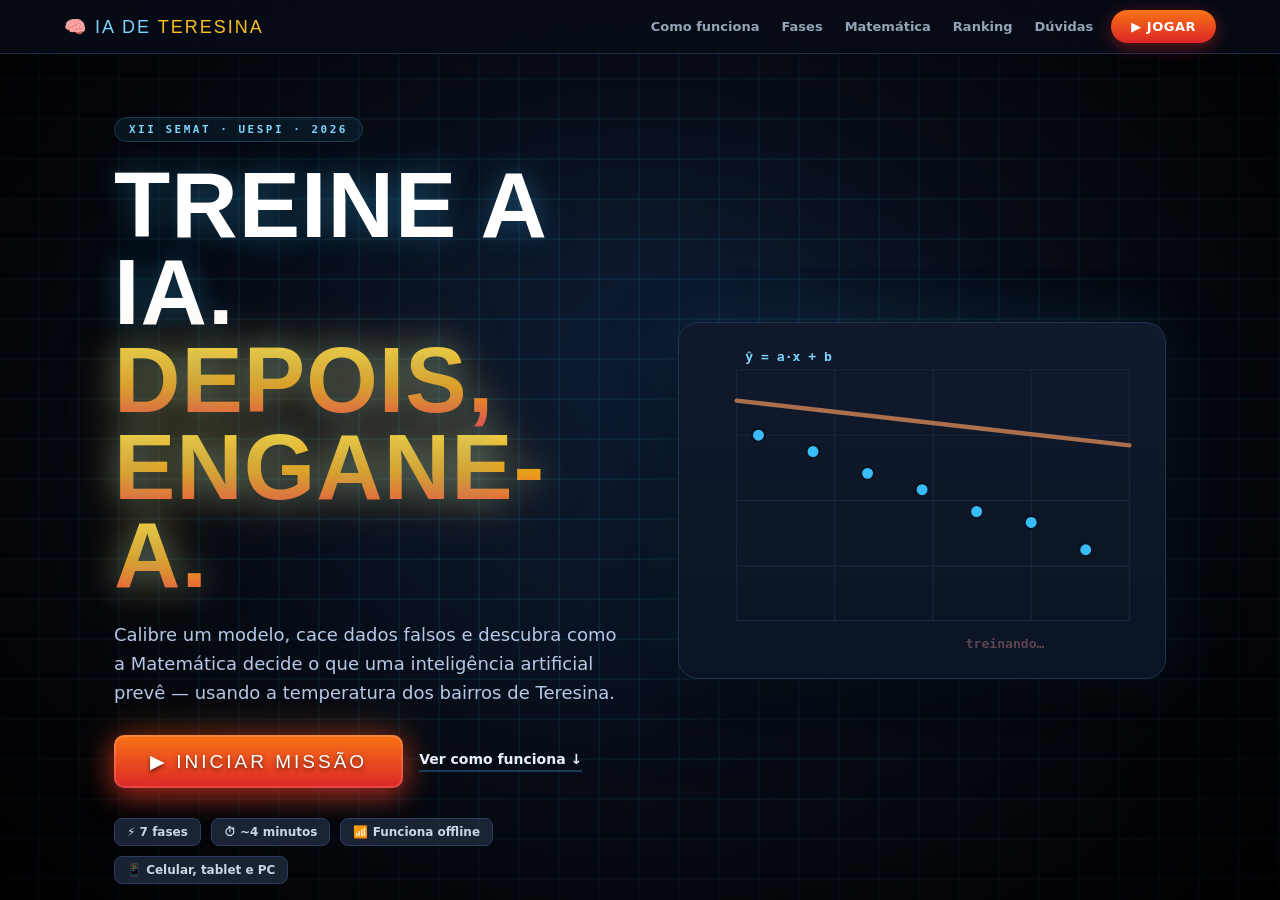
<file: index.html>
<!DOCTYPE html>
<html lang="pt-BR">
<head>
<meta charset="utf-8">
<meta name="viewport" content="width=device-width, initial-scale=1, maximum-scale=1, user-scalable=no, viewport-fit=cover">
<title>IA de Teresina — Arcade Edition</title>
<meta name="description" content="Jogo educativo de Matemática e IA: treine um modelo, cace dados falsos e engane a IA de Teresina. XII SEMAT · UESPI 2026.">
<meta name="theme-color" content="#0b1220">
<link rel="icon" href="data:image/svg+xml,%3Csvg xmlns='http://www.w3.org/2000/svg' viewBox='0 0 100 100'%3E%3Ctext y='.9em' font-size='90'%3E%F0%9F%A7%A0%3C/text%3E%3C/svg%3E">
<link rel="stylesheet" href="style.css">
</head>
<body>
<canvas id="fx" aria-hidden="true"></canvas>
<noscript><p style="padding:24px;color:#fff;font-family:sans-serif">Ative o JavaScript para jogar IA de Teresina.</p></noscript>

<div class="splash" id="splashScreen"><div class="lp">
  <nav class="lp-nav">
    <div class="lp-brand">🧠 IA DE <span>TERESINA</span></div>
    <div class="lp-links"><a role="link" tabindex="0" data-t="lpHow">Como funciona</a><a role="link" tabindex="0" data-t="lpPhases">Fases</a><a role="link" tabindex="0" data-t="lpMath">Matemática</a><a role="link" tabindex="0" data-t="lpRank">Ranking</a><a role="link" tabindex="0" data-t="lpFaq">Dúvidas</a></div>
    <button class="lp-cta js-start">▶ JOGAR</button>
  </nav>

  <section class="lp-hero">
    <div>
      <div class="lp-pill">XII SEMAT · UESPI · 2026</div>
      <h1>TREINE A IA.<br><em>DEPOIS, ENGANE-A.</em></h1>
      <p class="lp-lead">Calibre um modelo, cace dados falsos e descubra como a Matemática decide o que uma inteligência artificial prevê — usando a temperatura dos bairros de Teresina.</p>
      <div class="lp-actions"><button class="btn-start js-start" id="btnStart">▶ INICIAR MISSÃO</button><a class="lp-ghost" role="link" tabindex="0" data-t="lpHow">Ver como funciona ↓</a></div>
      <ul class="lp-proof"><li>⚡ 7 fases</li><li>⏱ ~4 minutos</li><li>📶 Funciona offline</li><li>📱 Celular, tablet e PC</li></ul>
    </div>
    <div class="lp-vis">
      <svg class="lp-svg" viewBox="0 0 420 300" role="img" aria-label="Uma reta de regressão é calibrada e depois puxada por um dado falso">
        <path d="M40 30H400M40 90H400M40 150H400M40 210H400M40 260H400M40 30V260M130 30V260M220 30V260M310 30V260M400 30V260" stroke="#1a2740" fill="none"/>
        <g fill="#38bdf8" stroke="#0b1220" stroke-width="2"><circle cx="60" cy="90" r="6"/><circle cx="110" cy="105" r="6"/><circle cx="160" cy="125" r="6"/><circle cx="210" cy="140" r="6"/><circle cx="260" cy="160" r="6"/><circle cx="310" cy="170" r="6"/><circle cx="360" cy="195" r="6"/></g>
        <circle cx="390" cy="48" r="8" fill="#f472b6" stroke="#0b1220" stroke-width="2"><animate attributeName="opacity" values="0;0;0;1;1;0" keyTimes="0;.45;.5;.55;.9;1" dur="8s" repeatCount="indefinite"/></circle>
        <line x1="40" x2="400" y1="45" y2="45" stroke="#ef4444" stroke-width="4" stroke-linecap="round">
          <animate attributeName="y1" values="45;45;85;85;125;125;45" keyTimes="0;.1;.3;.5;.65;.9;1" dur="8s" repeatCount="indefinite"/>
          <animate attributeName="y2" values="45;45;208;208;150;150;45" keyTimes="0;.1;.3;.5;.65;.9;1" dur="8s" repeatCount="indefinite"/>
          <animate attributeName="stroke" values="#ef4444;#ef4444;#22c55e;#22c55e;#a855f7;#a855f7;#ef4444" keyTimes="0;.1;.3;.5;.65;.9;1" dur="8s" repeatCount="indefinite"/>
        </line>
        <text x="48" y="22">ŷ = a·x + b</text>
        <text x="250" y="285">IA calibrada ✓<animate attributeName="opacity" values="0;0;1;1;0;0" keyTimes="0;.28;.32;.5;.55;1" dur="8s" repeatCount="indefinite"/></text>
        <text x="250" y="285" style="fill:#fca5a5">treinando…<animate attributeName="opacity" values="1;1;0;0;1" keyTimes="0;.1;.2;.95;1" dur="8s" repeatCount="indefinite"/></text>
      </svg>
    </div>
  </section>

  <section class="lp-sec" id="lpHow">
    <div class="lp-row rv"><div><div class="lp-tag">01 · TREINE</div><h3>Ensine a IA a enxergar o calor</h3><p>Arraste a reta até o erro (EQM) ficar mínimo. Cada ponto é um bairro de Teresina; cada barra é o quanto a IA errou. Você sente, na prática, o que "aprender com dados" significa.</p></div>
      <div class="lp-art"><svg class="lp-svg" viewBox="0 0 320 190"><line x1="20" y1="40" x2="300" y2="150" stroke="#22c55e" stroke-width="4" stroke-linecap="round"/><g stroke="#94a3b8" stroke-dasharray="3 4"><path d="M60 62V45M110 82V105M160 102V90M210 122V140M260 142V132"/></g><g fill="#38bdf8"><circle cx="60" cy="45" r="6"/><circle cx="110" cy="105" r="6"/><circle cx="160" cy="90" r="6"/><circle cx="210" cy="140" r="6"/><circle cx="260" cy="132" r="6"/></g><text x="20" y="180" style="fill:#7dd3fc;font:800 12px ui-monospace,monospace">resíduo = y − ŷ</text></svg></div></div>
    <div class="lp-row rv"><div><div class="lp-tag">02 · INVESTIGUE</div><h3>Detetive de dados</h3><p>Um sensor mente. Descubra o <b>outlier</b>, corrija o modelo e veja a reta se endireitar para toda a cidade.</p></div>
      <div class="lp-art"><svg class="lp-svg" viewBox="0 0 320 190"><g fill="#164e63" stroke="#31456b" stroke-width="2"><rect x="10" y="10" width="95" height="50" rx="8"/><rect x="113" y="10" width="95" height="50" rx="8"/><rect x="216" y="10" width="95" height="50" rx="8"/><rect x="10" y="70" width="95" height="50" rx="8"/><rect x="113" y="70" width="95" height="50" rx="8"/><rect x="216" y="70" width="95" height="50" rx="8"/><rect x="113" y="130" width="95" height="50" rx="8"/><rect x="216" y="130" width="95" height="50" rx="8"/></g><rect class="blk" x="10" y="130" width="95" height="50" rx="8" stroke="#ef4444" stroke-width="2"/><text x="58" y="160" text-anchor="middle" style="fill:#fecaca">⚠ 44,0 °C</text></svg></div></div>
    <div class="lp-row rv"><div><div class="lp-tag">03 · ENGANE</div><h3>Agora, vire o hacker</h3><p>Plante dados falsos nas pontas do gráfico e faça a IA errar sem ser detectada. Você descobre a <b>alavancagem</b>: por que um único ponto no lugar certo vale mais que dez no meio.</p></div>
      <div class="lp-art"><svg class="lp-svg" viewBox="0 0 320 190"><line x1="20" y1="60" x2="300" y2="140" stroke="#38bdf8" stroke-width="3" stroke-dasharray="6 6" opacity=".6"/><line x1="20" y1="95" x2="300" y2="72" stroke="#a855f7" stroke-width="4" stroke-linecap="round"/><g fill="#38bdf8"><circle cx="50" cy="70" r="6"/><circle cx="110" cy="85" r="6"/><circle cx="170" cy="103" r="6"/><circle cx="230" cy="120" r="6"/></g><rect x="284" y="26" width="13" height="13" fill="#f472b6" transform="rotate(45 290 32)"/><text x="20" y="180" style="fill:#e9d5ff;font:800 12px ui-monospace,monospace">h = 1/n + (x−x̄)²/Σ(x−x̄)²</text></svg></div></div>
  </section>

  <section class="lp-sec" id="lpPhases"><h2>7 FASES, 7 CONCEITOS</h2><p class="lp-sub">Da calibração ao ataque: cada fase ensina uma ideia real de ciência de dados e segurança de IA.</p><div class="lp-grid" id="lpGrid"></div></section>

  <section class="lp-sec" id="lpMath"><h2>A MATEMÁTICA POR TRÁS</h2><p class="lp-sub">Nada de caixa-preta: tudo que a IA faz aqui cabe numa folha de caderno.</p>
    <div class="lp-grid"><div class="lp-card"><b>Modelo</b><div class="lp-formula">ŷ = a·x + b</div><span>Reta que relaciona área verde e temperatura.</span></div>
    <div class="lp-card"><b>Erro</b><div class="lp-formula">EQM = (1/n)·Σ(y−ŷ)²</div><span>Quanto menor, melhor a IA.</span></div>
    <div class="lp-card"><b>Aprendizado</b><div class="lp-formula">a ← a − η·∂EQM/∂a</div><span>Gradiente descendente: descer a ladeira do erro.</span></div>
    <div class="lp-card"><b>Alavancagem</b><div class="lp-formula">h = 1/n + (x−x̄)²/Σ(x−x̄)²</div><span>Quem tem poder para puxar a reta.</span></div></div>
  </section>

  <section class="lp-sec lp-rank" id="lpRank"><h2>RANKING DO DIA</h2><p class="lp-sub">As melhores pontuações deste dispositivo. Será que você entra no top 10?</p><div class="rank-list" id="lpRankList" style="max-height:none"></div></section>

  <section class="lp-sec" id="lpFaq"><h2>DÚVIDAS RÁPIDAS</h2><p class="lp-sub"></p>
    <details><summary>O que é este jogo?</summary><p>Um jogo educativo sobre regressão linear e segurança de IA. Você treina um modelo que prevê a temperatura de bairros de Teresina, corrige dados ruins e tenta enganá-lo.</p></details>
    <details><summary>Preciso de internet?</summary><p>Não. O jogo roda inteiro no navegador, sem conexão.</p></details>
    <details><summary>Os dados são reais?</summary><p>Os valores são didáticos e simulados, inspirados no calor de Teresina. O foco é entender o método, não medir a cidade.</p></details>
    <details><summary>A IA realmente aprende?</summary><p>Sim, de forma simples: é uma regressão linear ajustada por mínimos quadrados e gradiente descendente — a base de muitos modelos maiores.</p></details>
    <details><summary>Transparência sobre o uso de IA</summary><p>Ferramentas de IA apoiaram a programação do jogo. A Matemática, os dados e os testes são conferidos pela equipe, e os limites do modelo são discutidos no próprio jogo (viés, poucos dados e extrapolação).</p></details>
  </section>

  <section class="lp-final"><h2>PRONTO PARA ENGANAR A IA?</h2><button class="btn-start js-start">▶ INICIAR MISSÃO</button></section>

  <footer class="lp-foot">
    <div class="by">🎓 Estudantes do CETI Governador Dirceu Mendes Arcoverde</div><br>
    <b>XII Semana de Matemática da UESPI</b> · Feira de Matemática, Tecnologia e Inovação<br>
    16 a 19 de novembro de 2026 · Teresina, PI<br>
    Tema: "Conexões Inteligentes: A Matemática na Era da IA e das Novas Tecnologias de Ensino"
  </footer>
</div></div>

<div class="stage-overlay" id="stageOverlay">
  <div class="stage-flash"></div>
  <div class="stage-card">
    <div class="stage-num" id="stageNum">1</div>
    <div class="stage-content">
      <div class="stage-tag" id="stageTag">STAGE 01 / 07</div>
      <div class="stage-title" id="stageTitle">CALIBRAÇÃO</div>
      <div class="stage-sub" id="stageSub">Arraste as pontas da reta</div>
    </div>
  </div>
</div>

<div class="clear-overlay" id="clearOverlay">
  <div class="clear-card">
    <div class="clear-check">✓</div>
    <div class="clear-title">STAGE CLEAR!</div>
    <div class="clear-bonus" id="clearBonus">+300 PTS</div>
    <div class="clear-extra" id="clearExtra"></div>
  </div>
</div>

<div class="combo-flash" id="comboFlash">
  <div class="combo-flash-inner">
    <div class="combo-flash-text" id="comboFlashText">COMBO x3!</div>
    <div class="combo-flash-sub" id="comboFlashSub">+100 PTS EXTRA</div>
  </div>
</div>

<div class="concept-card" id="conceptCard">
  <button class="concept-close" id="conceptClose" aria-label="Fechar">×</button>
  <div class="concept-icon" id="conceptIcon">💡</div>
  <div class="concept-tag" id="conceptTag">CONCEITO</div>
  <div class="concept-title" id="conceptTitle">Ajuste de Modelo</div>
  <div class="concept-text" id="conceptText">Uma reta representa a relação entre variáveis.</div>
  <div class="concept-formula" id="conceptFormula">ŷ = a·x + b</div>
</div>

<div id="app">
  <header>
    <div class="brand">🧠 IA DE <span>TERESINA</span></div>
    <div class="hud">
      <div class="chip timer" id="hudTimer">0:00</div>
      <div class="chip combo" id="hudCombo">🔥 x0</div>
      <div class="chip lvl"><span class="lvl-badge">LV</span><b id="hudLevel">1</b></div>
      <div class="chip">⭐ <b id="hudScore">0</b></div>
      <button class="chip" id="btnMath" title="Ver a Matemática" aria-label="Ver a Matemática">📐</button>
      <button class="chip" id="btnMute" title="Som" aria-label="Ligar ou desligar o som">🔊</button>
      <button class="chip" id="btnFull" title="Tela cheia" aria-label="Tela cheia">⛶</button>
      <button class="chip" id="btnReset" title="Reiniciar" aria-label="Reiniciar a partida">↻</button>
    </div>
  </header>
  <div class="stage-track" id="stagePips">
    <div class="pip active" data-n="1"></div>
    <div class="pip" data-n="2"></div>
    <div class="pip" data-n="3"></div>
    <div class="pip" data-n="4"></div>
    <div class="pip" data-n="5"></div>
    <div class="pip" data-n="6"></div>
    <div class="pip" data-n="7"></div>
  </div>
  <div class="banner" id="banner" role="status" aria-live="polite">Arraste as pontas da reta para calibrar a previsão de calor!</div>
  <div class="mathstrip">
    <span class="ms-tag">CÁLCULO</span>
    <span class="ms-body" id="msBody" title="Ver a Matemática">ŷ = a·x + b</span>
    <div class="train-indicator">
      <svg class="brain" id="brain" viewBox="0 0 60 22" aria-hidden="true"></svg>
      <div class="train-stat"><span class="lbl">ÉPOCA</span><span class="val" id="epochNum">0</span></div>
      <div class="train-stat"><span class="lbl">LOSS</span><span class="val" id="lossVal">—</span></div>
    </div>
  </div>
  <main>
    <section class="panel" id="graphPanel">
      <div class="boss-badge">⚠ BOSS FIGHT ⚠</div>
      <div class="hack-badge">💀 MODO HACKER 💀</div>
      <div class="thermo">
        <div class="tube"><div class="mercury" id="mercury"></div></div>
        <div class="tval" id="tval">43°C</div>
        <div class="tlabel">SENSAÇÃO<br>TÉRMICA</div>
      </div>
      <div class="canvas-wrap">
        <canvas id="graph"></canvas>
        <div class="prec-overlay">PRECISÃO<div class="prec-bar"><div class="prec-fill" id="precFill"></div></div></div>
        <div class="eqm-readout" id="eqmReadout">EQM 0,000</div>
        <div class="train-log" id="trainLog"></div>
        <div class="hack-toolbar" id="hackToolbar">
          <button class="hack-btn" id="btnUndoHack">↶ Desfazer</button>
          <button class="hack-btn" id="btnClearHack">⟲ Limpar</button>
        </div>
      </div>
    </section>
    <section class="panel" id="mapPanel">
      <div class="map-title">MAPA DE TERESINA</div>
      <canvas id="aiSphere" aria-hidden="true"></canvas>
      <div class="ai-say" id="aiSay" role="status"></div>
      <svg id="map" viewBox="0 0 324 222" preserveAspectRatio="xMidYMid meet"></svg>
      <div class="map-legend">
        <div class="lg"><span class="dot" style="background:#164e63"></span>COM DADOS</div>
        <div class="lg"><span class="dot" style="background:#475569"></span>SEM DADOS</div>
        <div class="lg"><span class="dot" style="background:#166534"></span>COLETADO</div>
      </div>
    </section>
  </main>
</div>

<div class="overlay" id="eduModal">
  <div class="card edu-card">
    <div class="edu-badge">📚 CONCEITO</div>
    <div class="edu-scroll">
    <div class="edu-icon" id="eduIcon">📈</div>
    <div class="edu-term" id="eduTerm">Regressão Linear</div>
    <div class="edu-def" id="eduDef"></div>
    <div class="edu-formula-box">
      <div class="edu-formula-label">FÓRMULA</div>
      <div class="edu-formula" id="eduFormula"></div>
    </div>
    <div class="edu-why" id="eduWhy"></div>
    <div class="edu-preview" id="eduPreview"></div>
    <button class="btn" id="btnEduUnderstood">Entendi ✓</button>
    </div>
  </div>
</div>

<div class="overlay" id="anomalyModal">
  <div class="card">
    <h3>🔍 Analisar Causa da Anomalia</h3>
    <p>O sensor do <b>Polo Industrial</b> marcou <b>44,0 °C</b> enquanto o modelo previa <b id="predVal">—</b>.</p>
    <div class="calcbox" id="calcBox"></div>
    <p>Qual é o <b>resíduo</b> desse sensor?</p>
    <div class="options" id="anomalyOptions"></div>
    <div class="loading-wrap" id="loadingWrap">
      <div class="loading-bar"><div class="loading-fill" id="loadingFill"></div></div>
      <div class="loading-txt" id="loadingTxt">Treinando a IA…</div>
    </div>
  </div>
</div>

<div class="overlay" id="quizModal">
  <div class="card">
    <h3 id="quizTitle"></h3>
    <div id="quizBody"></div>
    <div class="options" id="quizOptions"></div>
  </div>
</div>

<div class="overlay" id="mathModal">
  <div class="card">
    <h3>📐 A Matemática por trás da IA</h3>
    <div class="calcbox" style="border-left-color:#f59e0b">
      <div class="cl"><span>1 · Regressão Linear</span><b>ŷ = a·x + b</b></div>
      <div class="cl"><span>a = <b id="mA">0</b> · b = <b id="mB">0</b></span></div>
    </div>
    <div class="calcbox">
      <div class="cl"><span>2 · EQM = (1/n)·Σ(y−ŷ)²</span><b id="mEqm">0</b></div>
      <div class="cl"><span>n = <b id="mN">0</b></span></div>
    </div>
    <div class="calcbox">
      <div class="cl"><span>3 · Gradiente ∂EQM/∂a = −(2/n)Σx(y−ŷ)</span><b id="mGa">0</b></div>
      <div class="cl"><span>Gradiente ∂EQM/∂b = −(2/n)Σ(y−ŷ)</span><b id="mGb">0</b></div>
    </div>
    <div class="calcbox">
      <div class="cl"><span>4 · Passo</span><b>a ← a − η·∂EQM/∂a</b></div>
      <div class="cl"><span>b ← b − η·∂EQM/∂b</span></div>
    </div>
    <div class="calcbox" style="border-left-color:#a855f7">
      <div class="cl"><span>5 · Alavancagem de um ponto</span><b>h = 1/n + (x−x̄)²/Σ(x−x̄)²</b></div>
      <div class="cl"><span>Pontos nos extremos têm h grande → puxam a reta</span></div>
    </div>
    <p style="font-size:12px;margin-top:6px">Um <b>outlier</b> tem resíduo grande e puxa a reta inteira. Amostra incompleta gera <b>viés</b>. Um dado com <b>alta alavancagem</b> e resíduo pequeno escapa do detector — é o <b>mascaramento</b>.</p>
    <div style="text-align:center;margin-top:12px">
      <button class="btn ghost" id="closeMath">FECHAR</button>
    </div>
  </div>
</div>

<div class="overlay" id="finalModal">
  <div class="card final-card">
    <div style="font-size:40px" id="finalEmoji">🥇</div>
    <div class="final-title" id="finalTitle">HACKER DE TERESINA</div>
    <div class="final-sub">Titulação XII SEMAT · IA de Teresina</div>
    <div class="stat-row">
      <div class="stat"><div class="v" id="finalScore">0</div><div class="l">PONTOS</div></div>
      <div class="stat"><div class="v" id="finalTime">0s</div><div class="l">TEMPO</div></div>
      <div class="stat"><div class="v" id="finalCombo">0</div><div class="l">COMBO</div></div>
    </div>
    <div class="initials-row" id="initialsRow">
      <input type="text" id="initialsInput" maxlength="8" placeholder="SEUNOME" aria-label="Suas iniciais (2 a 8 caracteres, sem espaços)">
      <button class="btn green" id="btnSaveRank" style="white-space:nowrap">SALVAR</button>
    </div>
    <div class="recap-t" id="recapT"></div>
    <div class="recap" id="recap"></div>
    <div class="rank-list" id="rankList"></div>
    <button class="btn" id="btnNextPlayer" style="margin-top:8px">▶ PRÓXIMO JOGADOR</button>
  </div>
</div>

<script src="game.js"></script>
</body>
</html>
</file>
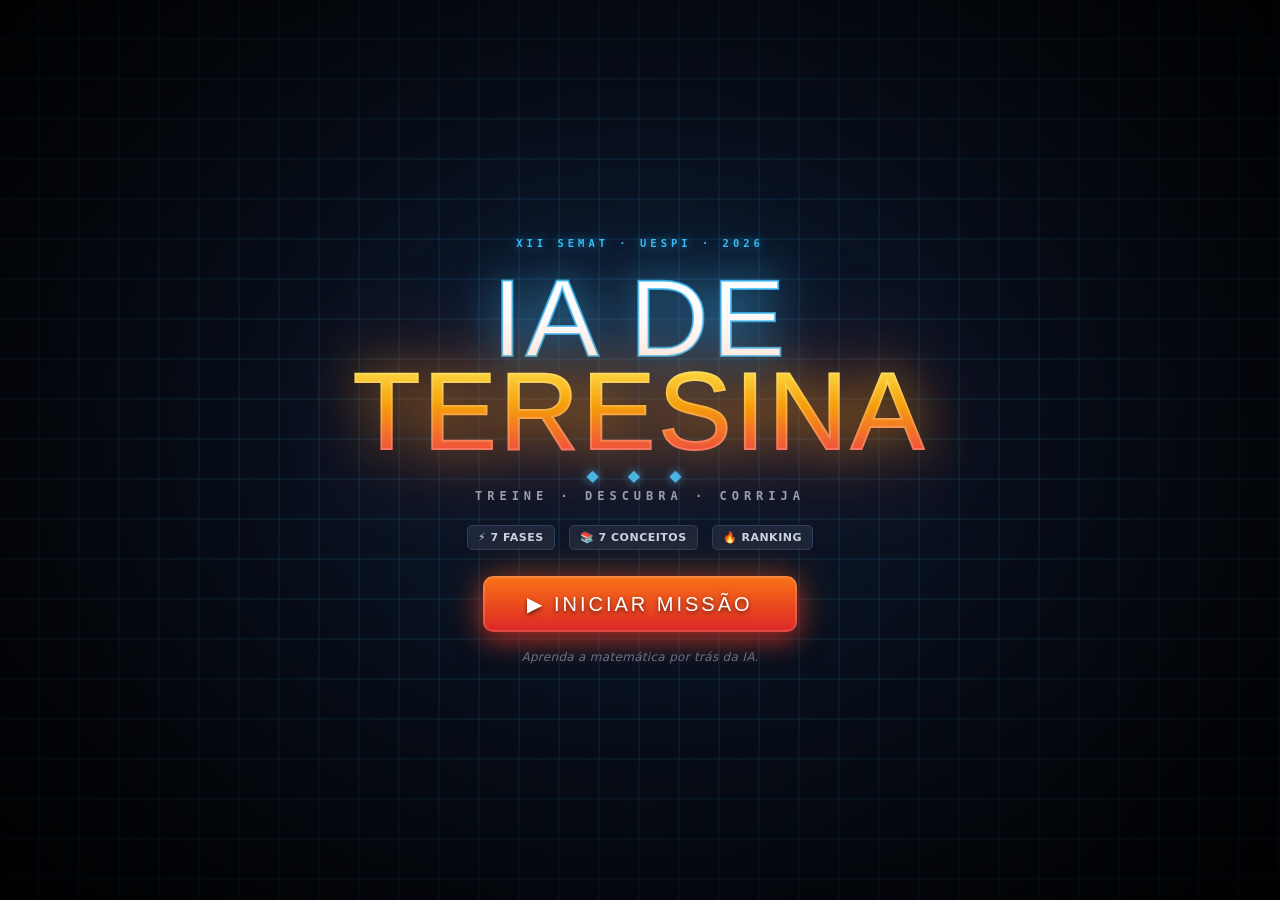
<file: ia_teresina_arcade_responsivo.html>
<!DOCTYPE html>
<html lang="pt-BR">
<head>
<meta charset="utf-8">
<meta name="viewport" content="width=device-width, initial-scale=1, maximum-scale=1, user-scalable=no, viewport-fit=cover">
<title>IA de Teresina — Arcade Edition</title>
<style>
*{box-sizing:border-box;margin:0;padding:0}html,body{height:100%}
body{font-family:'Segoe UI',system-ui,-apple-system,Roboto,sans-serif;
  background:radial-gradient(1400px 900px at 50% -20%,#1a2b4f 0%,#0b1220 55%,#04070e 100%);
  color:#e8eefc;overflow:hidden;-webkit-user-select:none;user-select:none;-webkit-tap-highlight-color:transparent}
body::before{content:'';position:fixed;inset:0;pointer-events:none;z-index:1;
  background:radial-gradient(ellipse at center,transparent 40%,rgba(0,0,0,.45) 100%)}
body::after{content:'';position:fixed;inset:0;pointer-events:none;z-index:2;
  background:repeating-linear-gradient(0deg,rgba(255,255,255,.015) 0px,rgba(255,255,255,.015) 1px,transparent 1px,transparent 3px);mix-blend-mode:overlay}
#app{display:flex;flex-direction:column;height:100vh;height:100dvh;position:relative;z-index:3}
header{display:flex;align-items:center;gap:8px;
  padding:calc(7px + env(safe-area-inset-top,0px)) calc(12px + env(safe-area-inset-right,0px)) 7px calc(12px + env(safe-area-inset-left,0px));
  background:linear-gradient(180deg,rgba(20,30,52,.95),rgba(14,22,38,.92));
  border-bottom:1px solid #2c3d5f;
  box-shadow:0 2px 20px rgba(0,0,0,.5),inset 0 -1px 0 rgba(56,189,248,.15);
  flex:0 0 auto;z-index:5;flex-wrap:wrap}
.brand{font-family:'Impact','Arial Black',sans-serif;font-weight:900;font-size:17px;letter-spacing:2px;white-space:nowrap;
  background:linear-gradient(180deg,#7dd3fc,#2563eb);-webkit-background-clip:text;background-clip:text;color:transparent;
  filter:drop-shadow(0 0 8px rgba(56,189,248,.5))}
.brand span{background:linear-gradient(180deg,#fde68a,#f59e0b);-webkit-background-clip:text;background-clip:text;color:transparent;
  filter:drop-shadow(0 0 8px rgba(245,158,11,.5))}
.hud{margin-left:auto;display:flex;gap:6px;align-items:center;flex-wrap:wrap;justify-content:flex-end}
.chip{background:linear-gradient(180deg,#1e2a44,#141e33);border:1px solid #2c3d5f;border-radius:6px;padding:5px 10px;
  font-size:11.5px;font-weight:800;color:#c9d8f5;white-space:nowrap;
  box-shadow:inset 0 1px 0 rgba(255,255,255,.05),0 2px 6px rgba(0,0,0,.3);
  letter-spacing:.5px;font-family:ui-monospace,'Cascadia Code',monospace}
.chip b{color:#7dd3fc;font-weight:900}
.chip.timer{color:#fde68a;border-color:#78350f;box-shadow:inset 0 1px 0 rgba(255,255,255,.05),0 0 12px rgba(245,158,11,.2)}
.chip.combo{background:linear-gradient(180deg,#7c2d12,#451a03);border-color:#ea580c;color:#fed7aa;display:none;animation:comboPulse .6s ease-in-out infinite}
@keyframes comboPulse{50%{box-shadow:inset 0 1px 0 rgba(255,255,255,.05),0 0 20px rgba(234,88,12,.7)}}
.chip.lvl{background:linear-gradient(180deg,#164e63,#0c4a6e);border-color:#0891b2;color:#a5f3fc}
.chip.lvl .lvl-badge{font-size:9px;letter-spacing:1.5px;color:#67e8f9;margin-right:2px}
button.chip{cursor:pointer;font-family:ui-monospace,monospace;transition:.15s;color:#c9d8f5;background:linear-gradient(180deg,#243354,#182236)}
button.chip:hover{background:linear-gradient(180deg,#2c3d63,#1f2b44);border-color:#3d5480;box-shadow:inset 0 1px 0 rgba(255,255,255,.08),0 0 14px rgba(56,189,248,.25)}
button.chip:active{transform:scale(.95)}
.stage-track{flex:0 0 auto;display:flex;align-items:center;justify-content:center;gap:6px;padding:5px 12px;background:#0a1220;border-bottom:1px solid #16233a}
.pip{width:32px;height:8px;border-radius:2px;background:#1a2740;border:1px solid #253350;transition:.35s cubic-bezier(.2,1.2,.4,1)}
.pip.done{background:linear-gradient(90deg,#22c55e,#16a34a);border-color:#4ade80;box-shadow:0 0 10px rgba(34,197,94,.5)}
.pip.active{background:linear-gradient(90deg,#38bdf8,#0ea5e9);border-color:#7dd3fc;box-shadow:0 0 12px rgba(56,189,248,.7);animation:pipPulse 1.2s ease-in-out infinite}
@keyframes pipPulse{50%{box-shadow:0 0 20px rgba(56,189,248,1)}}
.banner{flex:0 0 auto;padding:8px 14px;font-size:13.5px;font-weight:800;text-align:center;
  background:linear-gradient(180deg,rgba(30,42,68,.7),rgba(15,25,42,.85));
  border-bottom:1px solid #1c2b47;color:#cfe4ff;min-height:38px;display:flex;align-items:center;justify-content:center;
  transition:background .3s;letter-spacing:.3px;text-shadow:0 1px 3px rgba(0,0,0,.5)}
.banner.alert{background:linear-gradient(180deg,rgba(127,29,29,.75),rgba(60,15,15,.85));border-color:#7f1d1d;color:#fecaca;animation:bannerAlert 1s ease-in-out infinite}
@keyframes bannerAlert{50%{background:linear-gradient(180deg,rgba(185,28,28,.9),rgba(80,15,15,.9))}}
.banner.ok{background:linear-gradient(180deg,rgba(21,128,61,.6),rgba(10,60,30,.85));border-color:#166534;color:#bbf7d0}
.banner.gold{background:linear-gradient(180deg,rgba(180,83,9,.6),rgba(80,40,10,.85));border-color:#b45309;color:#fde68a;animation:bannerGold 1.5s ease-in-out infinite}
@keyframes bannerGold{50%{background:linear-gradient(180deg,rgba(217,119,6,.75),rgba(100,50,10,.9))}}
.mathstrip{flex:0 0 auto;display:flex;align-items:center;gap:10px;padding:5px 14px;background:#0a1220;border-bottom:1px solid #16233a;
  font-family:ui-monospace,'Cascadia Code',Consolas,monospace;font-size:12px;color:#8fa6c9;overflow:hidden;white-space:nowrap}
.ms-tag{font-size:8px;letter-spacing:1.4px;text-transform:uppercase;color:#38bdf8;font-weight:900;border:1px solid #1e3a52;border-radius:4px;padding:2px 6px;flex:0 0 auto;background:rgba(56,189,248,.08)}
.ms-body{overflow:hidden;text-overflow:ellipsis;min-width:0;flex:1 1 auto;cursor:pointer;transition:color .15s}
.ms-body:hover{color:#c9d8f5}
.ms-body b{color:#7dd3fc;font-weight:800}
.ms-body em{color:#fde68a;font-style:normal;font-weight:900}
.train-indicator{display:flex;align-items:center;gap:7px;flex:0 0 auto;border-left:1px solid #1d2b45;padding-left:9px;font-size:10.5px;color:#6b81a8;font-weight:700}
.brain{width:50px;height:20px;color:#38bdf8;opacity:.35;transition:opacity .3s,filter .3s}
.brain.active{opacity:1;filter:drop-shadow(0 0 4px #38bdf8);animation:brainPulse .55s ease-in-out infinite}
@keyframes brainPulse{50%{filter:drop-shadow(0 0 9px #38bdf8)}}
.train-stat{display:flex;flex-direction:column;line-height:1.15}
.train-stat .lbl{font-size:7.5px;letter-spacing:.5px;text-transform:uppercase;color:#45608c}
.train-stat .val{font-size:11px;color:#7dd3fc;font-weight:800;font-family:ui-monospace,monospace}
main{flex:1 1 auto;display:grid;grid-template-columns:1.32fr 1fr;gap:9px;
  padding:9px calc(9px + env(safe-area-inset-right,0px)) calc(9px + env(safe-area-inset-bottom,0px)) calc(9px + env(safe-area-inset-left,0px));
  min-height:0}
.panel{position:relative;background:linear-gradient(180deg,#101a2c,#0b1424);border:1px solid #223252;border-radius:12px;min-height:0;overflow:hidden;box-shadow:0 6px 24px rgba(0,0,0,.5),inset 0 1px 0 rgba(255,255,255,.03)}
#graphPanel{display:flex}
#graphPanel.boss{border-color:#ef4444;animation:bossPulse 1.4s ease-in-out infinite}
@keyframes bossPulse{0%,100%{box-shadow:0 0 30px rgba(239,68,68,.25) inset,0 0 20px rgba(239,68,68,.2);border-color:#ef4444}50%{box-shadow:0 0 60px rgba(239,68,68,.45) inset,0 0 40px rgba(239,68,68,.5);border-color:#f87171}}
.boss-badge{position:absolute;top:8px;left:50%;transform:translateX(-50%);padding:3px 12px;border-radius:4px;font-size:10px;font-weight:900;letter-spacing:2px;
  font-family:ui-monospace,monospace;color:#fff;z-index:4;background:linear-gradient(180deg,#dc2626,#991b1b);border:1px solid #f87171;
  box-shadow:0 0 15px rgba(239,68,68,.8);display:none;animation:bossBadgePulse .8s ease-in-out infinite}
@keyframes bossBadgePulse{50%{box-shadow:0 0 25px rgba(239,68,68,1)}}
#graphPanel.boss .boss-badge{display:block}
.thermo{flex:0 0 62px;display:flex;flex-direction:column;align-items:center;justify-content:center;gap:5px;padding:8px 0}
.tube{position:relative;width:18px;flex:1;max-height:145px;min-height:48px;background:#0a1424;border:2px solid #2c3d5f;border-radius:10px;overflow:hidden;box-shadow:inset 0 2px 8px rgba(0,0,0,.6)}
.mercury{position:absolute;bottom:0;left:0;right:0;height:40%;border-radius:8px;background:linear-gradient(180deg,#f97316,#ef4444);transition:height .3s ease,background .3s}
.tval{font-size:14px;font-weight:900;color:#fca5a5;letter-spacing:-.3px;font-family:ui-monospace,monospace}
.tlabel{font-size:7.5px;text-align:center;color:#5d7196;line-height:1.15;font-weight:900;letter-spacing:.5px;text-transform:uppercase}
.canvas-wrap{flex:1;position:relative;min-width:0}
#graph{position:absolute;inset:0;touch-action:none;display:block}
#graph.grab{cursor:grab}
#graph.grab:active{cursor:grabbing}
#graph.crosshair{cursor:crosshair}
#graph.pointer{cursor:pointer}
.prec-overlay{position:absolute;top:8px;left:10px;pointer-events:none;font-size:9.5px;font-weight:800;color:#7f93b8;letter-spacing:.5px;text-transform:uppercase}
.prec-bar{width:100px;height:5px;background:#0a1424;border-radius:99px;margin-top:4px;overflow:hidden;border:1px solid #1e2c46}
.prec-fill{height:100%;width:0%;border-radius:99px;background:linear-gradient(90deg,#ef4444,#eab308,#22c55e);background-size:300% 100%;transition:width .2s}
.eqm-readout{position:absolute;top:8px;right:10px;font-family:ui-monospace,monospace;font-size:11px;font-weight:900;color:#7dd3fc;
  background:rgba(10,18,32,.85);padding:3px 9px;border-radius:5px;border:1px solid #1e2c46;pointer-events:none;letter-spacing:.5px;box-shadow:0 2px 8px rgba(0,0,0,.5)}
.train-log{position:absolute;bottom:8px;left:52px;right:12px;font-family:ui-monospace,'Cascadia Code',monospace;font-size:9.5px;color:#7dd3fc;pointer-events:none;text-align:right;line-height:1.5;opacity:.85;text-shadow:0 1px 2px rgba(0,0,0,.9)}
.train-log div{padding:1px 5px;background:rgba(10,18,32,.65);border-radius:3px;margin-top:2px;display:inline-block;border-right:2px solid #38bdf8}
.train-log div.new{animation:logIn .4s ease-out}
@keyframes logIn{from{opacity:0;transform:translateX(15px)}to{opacity:1;transform:translateX(0)}}
#aiSphere{position:absolute;top:26px;right:6px;width:86px;height:86px;pointer-events:none;z-index:6}
#mapPanel{display:flex;flex-direction:column}
.map-title{font-size:10px;font-weight:900;letter-spacing:1.5px;text-transform:uppercase;color:#5d7196;padding:8px 11px 3px;display:flex;align-items:center;gap:6px}
.map-title::before{content:'◆';color:#38bdf8;font-size:8px}
#map{flex:1;width:100%;min-height:0;padding:4px 8px 6px}
#map polygon{stroke:#31456b;stroke-width:1.5;transition:fill .35s;cursor:pointer}
#map polygon:hover{stroke:#7dd3fc;stroke-width:2.4;filter:drop-shadow(0 0 4px #38bdf8)}
#map text{pointer-events:none;fill:#9db2d6;font-size:9px;font-weight:800;text-anchor:middle;dominant-baseline:middle;letter-spacing:.1px}
@keyframes blinkAlert{0%,100%{fill:#7f1d1d}50%{fill:#ef4444}}
@keyframes blinkCollect{0%,100%{fill:#1a2438}50%{fill:#475569}}
.blink-alert{animation:blinkAlert .62s infinite}
.blink-collect{animation:blinkCollect 1.05s infinite}
.map-legend{padding:0 11px 8px;font-size:10px;color:#6b81a8;display:flex;gap:10px;flex-wrap:wrap}
.lg{display:flex;align-items:center;gap:4px}
.dot{width:8px;height:8px;border-radius:2px;display:inline-block}

/* SPLASH */
.splash{position:fixed;inset:0;z-index:200;display:none;align-items:center;justify-content:center;overflow:hidden;background:radial-gradient(circle at 50% 40%,#0d1a30 0%,#060b15 70%,#02040a 100%)}
.splash.show{display:flex}
.splash::before{content:'';position:absolute;inset:0;pointer-events:none;background:linear-gradient(transparent 95%,rgba(56,189,248,.08) 95%),linear-gradient(90deg,transparent 95%,rgba(56,189,248,.08) 95%);background-size:40px 40px;animation:gridScroll 20s linear infinite}
@keyframes gridScroll{to{background-position:40px 40px}}
.splash::after{content:'';position:absolute;inset:0;pointer-events:none;background:radial-gradient(ellipse at center,transparent 30%,rgba(0,0,0,.85) 100%)}
.splash-content{position:relative;z-index:1;text-align:center;
  padding:calc(30px + env(safe-area-inset-top,0px)) 20px calc(30px + env(safe-area-inset-bottom,0px));
  animation:splashIn .8s cubic-bezier(.2,1.2,.4,1)}
@keyframes splashIn{from{transform:translateY(20px) scale(.95);opacity:0}to{transform:translateY(0) scale(1);opacity:1}}
.splash-tag{font-family:ui-monospace,monospace;font-size:10.5px;letter-spacing:4px;color:#38bdf8;font-weight:900;margin-bottom:22px;text-shadow:0 0 10px rgba(56,189,248,.7)}
.splash-logo{font-family:'Impact','Arial Black',sans-serif;font-size:clamp(56px,12vw,110px);line-height:.85;letter-spacing:3px;margin-bottom:8px}
.splash-logo-line1{color:#fff;filter:drop-shadow(0 0 20px rgba(56,189,248,.6)) drop-shadow(0 0 40px rgba(56,189,248,.3));-webkit-text-stroke:2px rgba(56,189,248,.8)}
.splash-logo-line2{background:linear-gradient(180deg,#fde047 0%,#f59e0b 45%,#ef4444 100%);-webkit-background-clip:text;background-clip:text;color:transparent;-webkit-text-stroke:2px rgba(255,255,255,.2);filter:drop-shadow(0 0 25px rgba(245,158,11,.7)) drop-shadow(0 0 50px rgba(239,68,68,.4));animation:logoGlow 2s ease-in-out infinite}
@keyframes logoGlow{50%{filter:drop-shadow(0 0 35px rgba(245,158,11,1)) drop-shadow(0 0 70px rgba(239,68,68,.6))}}
.splash-divider{color:#38bdf8;font-size:16px;letter-spacing:12px;margin:8px 0 4px;text-shadow:0 0 10px rgba(56,189,248,.8)}
.splash-tagline{font-family:ui-monospace,monospace;font-size:12px;letter-spacing:5px;color:#94a3b8;font-weight:900;margin-bottom:22px}
.splash-feats{display:flex;gap:14px;justify-content:center;flex-wrap:wrap;margin-bottom:26px}
.splash-feats span{font-size:11px;padding:5px 10px;border-radius:5px;background:rgba(30,41,59,.9);border:1px solid #2c3d5f;color:#cbd5e1;font-weight:800;letter-spacing:.5px}
.btn-start{padding:16px 44px;border:none;border-radius:10px;cursor:pointer;font-family:'Impact','Arial Black',sans-serif;font-size:20px;letter-spacing:3px;color:#fff;
  background:linear-gradient(180deg,#f97316 0%,#dc2626 100%);
  box-shadow:0 0 0 2px rgba(255,255,255,.15) inset,0 8px 24px rgba(220,38,38,.55),0 0 40px rgba(249,115,22,.4);
  text-shadow:0 2px 4px rgba(0,0,0,.6);transition:.15s;animation:btnPulse 1.8s ease-in-out infinite}
@keyframes btnPulse{50%{box-shadow:0 0 0 2px rgba(255,255,255,.2) inset,0 8px 30px rgba(220,38,38,.8),0 0 60px rgba(249,115,22,.7)}}
.btn-start:hover{transform:scale(1.05);filter:brightness(1.15)}
.btn-start:active{transform:scale(.97)}
.splash-blurb{margin-top:18px;font-size:12px;color:#64748b;font-style:italic;letter-spacing:.3px}

/* STAGE OVERLAYS */
.stage-overlay{position:fixed;inset:0;z-index:150;display:none;align-items:center;justify-content:center;pointer-events:none}
.stage-overlay.show{display:flex}
.stage-flash{position:absolute;inset:0;background:radial-gradient(circle at center,rgba(56,189,248,.55) 0%,transparent 55%);animation:flashFade .7s ease-out forwards}
@keyframes flashFade{from{opacity:1}to{opacity:0}}
.stage-card{position:relative;display:flex;align-items:center;gap:22px;padding:22px 40px 22px 22px;
  background:linear-gradient(135deg,#16233a 0%,#0a1428 100%);border:2px solid #38bdf8;border-radius:14px;
  box-shadow:0 0 40px rgba(56,189,248,.5),0 0 0 4px rgba(56,189,248,.1),inset 0 0 20px rgba(56,189,248,.15);
  animation:stageEnter .55s cubic-bezier(.2,1.4,.4,1)}
@keyframes stageEnter{0%{transform:translateX(-120px) scale(.7);opacity:0}60%{transform:translateX(15px) scale(1.04);opacity:1}100%{transform:translateX(0) scale(1)}}
.stage-num{font-family:'Impact','Arial Black',sans-serif;font-size:80px;line-height:1;
  background:linear-gradient(180deg,#38bdf8,#2563eb);-webkit-background-clip:text;background-clip:text;color:transparent;
  -webkit-text-stroke:2px rgba(56,189,248,.6);filter:drop-shadow(0 0 20px rgba(56,189,248,.9))}
.stage-content{text-align:left}
.stage-tag{font-family:ui-monospace,monospace;font-size:11px;letter-spacing:3px;color:#38bdf8;font-weight:900;margin-bottom:4px;text-shadow:0 0 10px rgba(56,189,248,.7)}
.stage-title{font-family:'Impact','Arial Black',sans-serif;font-size:30px;letter-spacing:2px;color:#fff;text-shadow:0 0 20px rgba(56,189,248,.7),0 3px 8px rgba(0,0,0,.8);margin-bottom:4px}
.stage-sub{font-size:13px;color:#94a3b8;font-weight:600;max-width:280px;line-height:1.35}
.clear-overlay{position:fixed;inset:0;z-index:150;display:none;align-items:center;justify-content:center;pointer-events:none}
.clear-overlay.show{display:flex}
.clear-card{padding:24px 46px;text-align:center;background:linear-gradient(135deg,#052e16 0%,#062e1f 100%);border:2px solid #22c55e;border-radius:14px;
  box-shadow:0 0 50px rgba(34,197,94,.55),inset 0 0 25px rgba(34,197,94,.2);animation:clearEnter .6s cubic-bezier(.2,1.5,.4,1)}
@keyframes clearEnter{0%{transform:scale(.4) rotate(-8deg);opacity:0}60%{transform:scale(1.08) rotate(2deg);opacity:1}100%{transform:scale(1) rotate(0)}}
.clear-check{font-size:52px;margin-bottom:4px;filter:drop-shadow(0 0 20px rgba(34,197,94,.9));animation:checkPop .5s cubic-bezier(.2,1.5,.4,1)}
@keyframes checkPop{0%{transform:scale(0)}80%{transform:scale(1.3)}100%{transform:scale(1)}}
.clear-title{font-family:'Impact','Arial Black',sans-serif;font-size:32px;letter-spacing:3px;background:linear-gradient(180deg,#4ade80,#15803d);
  -webkit-background-clip:text;background-clip:text;color:transparent;-webkit-text-stroke:1.5px rgba(74,222,128,.5);
  filter:drop-shadow(0 0 20px rgba(34,197,94,.8));margin-bottom:6px}
.clear-bonus{font-family:ui-monospace,monospace;font-size:22px;font-weight:900;color:#fde047;letter-spacing:2px;
  text-shadow:0 0 15px rgba(253,224,71,.8),0 2px 6px rgba(0,0,0,.8);animation:bonusPop .5s .1s cubic-bezier(.2,1.5,.4,1) both}
@keyframes bonusPop{0%{transform:scale(0);opacity:0}100%{transform:scale(1);opacity:1}}
.clear-extra{margin-top:8px;font-size:12.5px;color:#86efac;font-weight:700;letter-spacing:.5px;opacity:.9}

/* COMBO FLASH */
.combo-flash{position:fixed;inset:0;z-index:140;display:none;align-items:center;justify-content:center;pointer-events:none}
.combo-flash.show{display:flex}
.combo-flash-inner{text-align:center;animation:comboPop 1s cubic-bezier(.2,1.4,.4,1) forwards}
@keyframes comboPop{0%{transform:scale(.3) rotate(-15deg);opacity:0}40%{transform:scale(1.2) rotate(4deg);opacity:1}70%{transform:scale(1) rotate(0)}100%{transform:scale(1.15) rotate(0);opacity:0}}
.combo-flash-text{font-family:'Impact','Arial Black',sans-serif;font-size:clamp(64px,16vw,150px);letter-spacing:5px;line-height:.9;
  background:linear-gradient(180deg,#fde047 0%,#f97316 50%,#ef4444 100%);-webkit-background-clip:text;background-clip:text;color:transparent;
  -webkit-text-stroke:2px rgba(255,255,255,.25);filter:drop-shadow(0 0 25px rgba(249,115,22,.9)) drop-shadow(0 0 60px rgba(239,68,68,.5))}
.combo-flash-sub{font-family:ui-monospace,monospace;font-size:clamp(16px,3vw,22px);color:#fde68a;font-weight:900;letter-spacing:4px;margin-top:8px;text-shadow:0 0 20px rgba(253,230,138,.9)}

/* CONCEPT CARD (small) */
.concept-card{position:fixed;top:86px;right:16px;width:290px;background:linear-gradient(180deg,#152138,#0f1928);border:1px solid #2c3d5f;border-left:3px solid #38bdf8;
  border-radius:10px;padding:12px 14px;z-index:55;box-shadow:0 12px 32px rgba(0,0,0,.6),0 0 25px rgba(56,189,248,.15);
  opacity:0;transform:translateX(50px);transition:.42s cubic-bezier(.2,1.2,.4,1);pointer-events:none;display:none}
.concept-card.show{opacity:1;transform:translateX(0);pointer-events:auto;display:block}
.concept-close{position:absolute;top:5px;right:6px;background:transparent;border:none;color:#5d7196;font-size:18px;cursor:pointer;padding:2px 6px;font-family:inherit;transition:color .15s;line-height:1}
.concept-close:hover{color:#e8eefc}
.concept-icon{font-size:19px;margin-bottom:3px}
.concept-tag{font-size:8.5px;letter-spacing:1.5px;color:#38bdf8;font-weight:900;text-transform:uppercase;margin-bottom:2px}
.concept-title{font-size:13px;font-weight:900;color:#e8eefc;margin-bottom:4px;line-height:1.25}
.concept-text{font-size:11.5px;line-height:1.45;color:#93a9cc;margin-bottom:7px}
.concept-formula{font-family:ui-monospace,'Cascadia Code',monospace;font-size:11.5px;color:#7dd3fc;background:#0a1322;padding:5px 8px;border-radius:5px;text-align:center;font-weight:800;border:1px solid #1a2742}

/* EDU MODAL */
.edu-card{max-width:520px;text-align:center;padding:28px 30px 24px;position:relative;background:linear-gradient(180deg,#152138 0%,#0d1828 100%);
  border:1px solid #38bdf8;box-shadow:0 24px 60px rgba(0,0,0,.7),0 0 40px rgba(56,189,248,.25)}
.edu-badge{position:absolute;top:-11px;left:50%;transform:translateX(-50%);padding:3px 16px;border-radius:5px;
  background:linear-gradient(180deg,#38bdf8,#0284c7);color:#fff;font-size:10px;font-weight:900;letter-spacing:3px;
  box-shadow:0 4px 12px rgba(56,189,248,.5)}
.edu-icon{font-size:50px;margin:10px 0 6px;filter:drop-shadow(0 0 18px rgba(56,189,248,.6))}
.edu-term{font-family:'Impact','Arial Black',sans-serif;font-size:24px;letter-spacing:1.5px;color:#7dd3fc;margin-bottom:14px;text-shadow:0 0 15px rgba(56,189,248,.5)}
.edu-def{font-size:14px;line-height:1.6;color:#c9d8f5;margin-bottom:14px;text-align:left}
.edu-formula-box{background:#0a1322;border:1px solid #38bdf8;border-radius:10px;padding:10px 16px;margin:12px 0;text-align:center}
.edu-formula-label{font-size:9px;letter-spacing:2px;color:#5d7196;font-weight:900;margin-bottom:5px}
.edu-formula{font-family:ui-monospace,monospace;font-size:18px;color:#7dd3fc;font-weight:800}
.edu-why{font-size:13px;line-height:1.55;color:#fde68a;background:rgba(245,158,11,.08);border-left:3px solid #f59e0b;
  padding:10px 14px;border-radius:0 6px 6px 0;text-align:left;margin:12px 0}
.edu-preview{font-size:13.5px;font-weight:800;color:#86efac;background:rgba(34,197,94,.1);border:1px dashed #22c55e;
  border-radius:8px;padding:11px 14px;margin:12px 0 18px}

/* OVERLAYS / MODALS */
.overlay{position:fixed;inset:0;background:rgba(5,10,20,.88);backdrop-filter:blur(6px);display:none;align-items:center;justify-content:center;padding:16px;z-index:60}
.overlay.show{display:flex}
.card{background:linear-gradient(180deg,#101a2c,#0b1424);border:1px solid #2c3d5f;border-radius:16px;padding:20px 22px;max-width:95vw;width:560px;max-height:90vh;overflow-y:auto;
  box-shadow:0 24px 60px rgba(0,0,0,.7),inset 0 1px 0 rgba(255,255,255,.05);animation:cardPop .3s cubic-bezier(.2,1.2,.4,1)}
@keyframes cardPop{from{transform:scale(.9);opacity:0}to{transform:scale(1);opacity:1}}
.card h3{font-size:17px;margin-bottom:12px;color:#7dd3fc}
.card p{font-size:13.5px;line-height:1.55;color:#b7c8e6;margin-bottom:8px}
.card b{color:#fde68a}
.calcbox{background:#0a1322;border-left:3px solid #38bdf8;border-radius:6px;padding:10px 13px;margin:10px 0;
  font-family:ui-monospace,'Cascadia Code',Consolas,monospace;font-size:12px;line-height:1.9;color:#93a9cc}
.calcbox .cl{display:flex;justify-content:space-between;gap:12px;white-space:nowrap;overflow:hidden}
.calcbox .cl b{color:#7dd3fc;font-weight:800}
.calcbox .q{color:#fde68a;font-weight:800}
.calcbox .ok{color:#4ade80;font-weight:800}
.options{display:flex;flex-direction:column;gap:8px;margin-top:8px}
.options button{padding:13px 14px;border-radius:8px;border:2px solid #2c3d5f;background:linear-gradient(180deg,#16223a,#0f1a2e);
  color:#dbe8ff;font-size:15px;font-weight:700;cursor:pointer;font-family:inherit;transition:.15s;box-shadow:inset 0 1px 0 rgba(255,255,255,.04)}
.options button:hover{background:linear-gradient(180deg,#1e2d4a,#16233c);border-color:#3d5480}
.options button:disabled{cursor:default}
.options button.right{background:linear-gradient(180deg,#166534,#14532d);border-color:#22c55e;color:#bbf7d0}
.options button.wrong{background:linear-gradient(180deg,#7f1d1d,#4c0519);border-color:#ef4444;color:#fecaca;opacity:.7}
.loading-wrap{margin-top:12px;display:none}
.loading-wrap.show{display:block}
.loading-bar{height:9px;background:#0a1424;border-radius:99px;overflow:hidden;border:1px solid #1e2c46}
.loading-fill{height:100%;width:0%;background:linear-gradient(90deg,#38bdf8,#22c55e);transition:width 1.4s linear}
.loading-txt{font-size:11.5px;color:#7dd3fc;margin-top:7px;text-align:center;font-family:ui-monospace,monospace;font-weight:700}
.btn{padding:12px 20px;border-radius:8px;border:none;font-size:14px;font-weight:900;cursor:pointer;font-family:inherit;
  background:linear-gradient(180deg,#38bdf8,#2563eb);color:#fff;transition:.15s;box-shadow:0 4px 14px rgba(37,99,235,.4),inset 0 1px 0 rgba(255,255,255,.15);letter-spacing:.5px}
.btn:hover{filter:brightness(1.15)}
.btn:active{transform:scale(.97)}
.btn.ghost{background:linear-gradient(180deg,#243354,#182236);color:#c9d8f5;box-shadow:0 4px 14px rgba(0,0,0,.3),inset 0 1px 0 rgba(255,255,255,.05);border:1px solid #2c3d5f}
.btn.green{background:linear-gradient(180deg,#22c55e,#15803d);box-shadow:0 4px 14px rgba(34,197,94,.4),inset 0 1px 0 rgba(255,255,255,.15)}
.toast{position:fixed;left:50%;top:calc(74px + env(safe-area-inset-top,0px));transform:translateX(-50%) translateY(-20px);opacity:0;
  background:linear-gradient(180deg,#12203a,#0c1729);border:1px solid #2c3d5f;border-radius:10px;padding:11px 20px;z-index:80;text-align:center;
  box-shadow:0 14px 40px rgba(0,0,0,.7),0 0 20px rgba(56,189,248,.15);transition:.4s cubic-bezier(.2,1.2,.4,1);pointer-events:none;max-width:calc(100vw - 24px)}
.toast.show{opacity:1;transform:translateX(-50%) translateY(0)}
.toast-main{font-size:14.5px;font-weight:900;color:#e8eefc}
.toast-sub{font-size:12px;color:#7dd3fc;margin-top:2px;font-weight:700}
.achievement{position:fixed;top:calc(94px + env(safe-area-inset-top,0px));right:calc(16px + env(safe-area-inset-right,0px));z-index:85;min-width:250px;background:linear-gradient(135deg,#1a2740 0%,#0f1a2e 100%);
  border:1px solid #f59e0b;border-radius:10px;padding:11px 16px;opacity:0;transform:translateX(120px);
  transition:.45s cubic-bezier(.2,1.2,.4,1);box-shadow:0 8px 28px rgba(245,158,11,.4),0 0 30px rgba(245,158,11,.2);pointer-events:none}
.achievement.show{opacity:1;transform:translateX(0)}
.achievement::before{content:'🏆';position:absolute;top:-10px;left:-10px;font-size:22px;filter:drop-shadow(0 0 8px rgba(245,158,11,.9))}
.ach-name{font-size:13.5px;font-weight:900;color:#fde68a;margin-bottom:2px;letter-spacing:.3px}
.ach-desc{font-size:11px;color:#93a9cc;font-weight:600}
#fx{position:fixed;inset:0;pointer-events:none;z-index:70}
.pop-score{position:fixed;pointer-events:none;z-index:90;font-family:'Impact','Arial Black',sans-serif;font-size:28px;font-weight:900;
  text-shadow:0 0 12px currentColor,0 3px 8px rgba(0,0,0,.95),0 0 30px currentColor;transform:translate(-50%,0) scale(1);letter-spacing:1px;
  transition:transform 1s cubic-bezier(.2,.9,.3,1),opacity 1s ease-out}
.pop-score.bad{font-size:22px}
.final-card{max-width:560px;text-align:center}
.final-title{font-family:'Impact','Arial Black',sans-serif;font-size:28px;font-weight:900;margin:6px 0 4px;letter-spacing:2px;
  background:linear-gradient(180deg,#fde047,#f59e0b);-webkit-background-clip:text;background-clip:text;color:transparent;
  -webkit-text-stroke:1px rgba(253,224,71,.4);filter:drop-shadow(0 0 20px rgba(245,158,11,.8))}
.final-sub{font-size:11.5px;color:#7f93b8;margin-bottom:16px;letter-spacing:1px;text-transform:uppercase;font-weight:800}
.stat-row{display:grid;grid-template-columns:repeat(3,1fr);gap:8px;margin:14px 0}
.stat{background:linear-gradient(180deg,#0c1526,#081020);border:1px solid #1e2c46;border-radius:9px;padding:10px 6px}
.stat .v{font-size:20px;font-weight:900;color:#7dd3fc;font-family:ui-monospace,monospace;text-shadow:0 0 12px rgba(125,211,252,.5)}
.stat .l{font-size:9px;color:#5d7196;text-transform:uppercase;letter-spacing:.7px;font-weight:900;margin-top:2px}
.rank-list{text-align:left;margin:12px 0;max-height:140px;overflow-y:auto}
.rank-item{display:flex;align-items:center;gap:8px;padding:6px 10px;border-radius:6px;background:linear-gradient(180deg,#0c1526,#081020);
  margin-bottom:4px;font-size:12.5px;font-family:ui-monospace,monospace;border:1px solid #152033}
.rank-item .pos{font-weight:900;color:#f59e0b;width:22px;font-size:13px}
.rank-item .nm{font-weight:900;color:#e8eefc;flex:1;letter-spacing:1px}
.rank-item .sc{color:#7dd3fc;font-weight:900}
.rank-item .tm{color:#5d7196;font-size:11px}
.initials-row{display:flex;gap:8px;margin:10px 0}
.initials-row input{flex:1;padding:11px 13px;border-radius:8px;border:2px solid #2c3d5f;background:#0c1526;color:#e8eefc;font-size:16px;font-weight:900;
  font-family:ui-monospace,monospace;letter-spacing:5px;text-align:center;text-transform:uppercase;outline:none}
.initials-row input:focus{border-color:#38bdf8;box-shadow:0 0 15px rgba(56,189,248,.4)}
@keyframes shake{0%,100%{transform:translate(0,0)}15%{transform:translate(-4px,2px)}30%{transform:translate(4px,-2px)}45%{transform:translate(-3px,-1px)}60%{transform:translate(3px,1px)}80%{transform:translate(-2px,1px)}}
.shake{animation:shake .45s ease-out}

/* ==============================================================
   RESPONSIVE — Notebook, Tablet, Celular
   Estratégia:
   • Desktop/notebook grande → lado a lado (padrão)
   • Tablet retrato / celular retrato → empilhado (grafo em cima, mapa embaixo)
   • Celular paisagem → lado a lado compacto
   ============================================================== */

/* STACK EM RETRATO (tablets ≤ 1024px de largura) */
@media (max-aspect-ratio: 1/1) and (max-width: 1024px) {
  main {
    grid-template-columns: 1fr;
    grid-template-rows: 1.15fr 1fr;
    gap: 6px;
    padding: 6px calc(6px + env(safe-area-inset-right,0px)) calc(6px + env(safe-area-inset-bottom,0px)) calc(6px + env(safe-area-inset-left,0px));
  }
  .brand { font-size: 14px; letter-spacing: 1.5px; }
  .chip { font-size: 10.5px; padding: 4px 8px; }
  .pip { width: 22px; height: 6px; }
  .banner { font-size: 12px; padding: 6px 10px; min-height: 34px; }
  .mathstrip { font-size: 10.5px; padding: 4px 8px; gap: 6px; }
  .thermo { flex: 0 0 50px; }
  #map text { font-size: 10px; }
  .concept-card { top: auto; bottom: 10px; right: 10px; left: 10px; width: auto; }
  .train-log { left: 46px; right: 10px; font-size: 8.5px; }
}

/* CELULARES PEQUENOS (≤ 500px) */
@media (max-width: 500px) {
  main {
    grid-template-rows: 1.25fr 1fr;
    gap: 5px;
    padding: 5px calc(5px + env(safe-area-inset-right,0px)) calc(5px + env(safe-area-inset-bottom,0px)) calc(5px + env(safe-area-inset-left,0px));
  }
  header { gap: 4px; padding: calc(5px + env(safe-area-inset-top,0px)) calc(8px + env(safe-area-inset-right,0px)) 5px calc(8px + env(safe-area-inset-left,0px)); }
  .brand { font-size: 12px; letter-spacing: 1px; }
  .chip { font-size: 9.5px; padding: 3px 6px; }
  .banner { padding: 5px 6px; font-size: 11px; min-height: 32px; }
  .mathstrip { padding: 4px 6px; gap: 6px; font-size: 9.5px; }
  .ms-tag { display: none; }
  .brain { width: 40px; height: 16px; }
  .thermo { flex: 0 0 44px; }
  .tval { font-size: 12px; }
  .tube { width: 14px; }
  .eqm-readout { font-size: 9px; padding: 2px 5px; top: 6px; right: 6px; }
  .prec-overlay { font-size: 8px; top: 6px; left: 6px; }
  .prec-bar { width: 70px; height: 4px; }
  .boss-badge { top: 4px; padding: 2px 8px; font-size: 9px; }
  .card { padding: 16px; width: 92vw; max-width: 92vw; }
  .edu-card { padding: 20px 16px 16px; width: 92vw; max-width: 92vw; }
  .concept-card { padding: 10px 12px; }
  .stage-num { font-size: 50px; }
  .stage-title { font-size: 20px; }
  .stage-card { padding: 14px 18px 14px 14px; gap: 12px; }
  .stage-sub { font-size: 11px; max-width: 180px; }
  .clear-card { padding: 18px 24px; }
  .clear-title { font-size: 22px; }
  .splash-logo { font-size: clamp(40px, 15vw, 60px); }
  #aiSphere { width: 54px !important; height: 54px !important; top: 16px; right: 4px; }
  .train-log { left: 42px; font-size: 8.5px; bottom: 4px; }
  .edu-icon { font-size: 36px; margin: 0 0 4px; }
  .edu-term { font-size: 18px; margin-bottom: 8px; }
  .edu-def { font-size: 13px; line-height: 1.45; }
  .edu-formula { font-size: 16px; }
  .map-title { font-size: 9px; padding: 6px 8px 2px; }
  .map-legend { padding: 0 8px 6px; font-size: 9px; gap: 8px; }
  .toast { padding: 8px 14px; }
  .toast-main { font-size: 13px; }
  .toast-sub { font-size: 11px; }
  .achievement { right: 8px; left: 8px; min-width: 0; padding: 9px 12px; }
}

/* CELULARES MUITO ESTREITOS (≤ 380px) */
@media (max-width: 380px) {
  .chip.lvl { display: none; }
  .chip.combo { font-size: 9px; }
  .banner { font-size: 10.5px; }
  .options button { padding: 11px 10px; font-size: 13.5px; }
  .stat .v { font-size: 17px; }
  .stat .l { font-size: 8px; }
  .final-title { font-size: 22px; }
  .splash-tag { font-size: 9px; letter-spacing: 2px; }
  .splash-tagline { font-size: 10px; letter-spacing: 3px; }
  .splash-feats span { font-size: 9.5px; padding: 4px 8px; }
  .btn-start { font-size: 16px; padding: 12px 30px; letter-spacing: 2px; }
}

/* CELULAR EM PAISAGEM (compacto, lado a lado) */
@media (max-height: 560px) and (orientation: landscape) {
  main {
    grid-template-columns: 1.2fr 1fr;
    grid-template-rows: 1fr;
    gap: 5px;
    padding: 5px calc(5px + env(safe-area-inset-right,0px)) calc(5px + env(safe-area-inset-bottom,0px)) calc(5px + env(safe-area-inset-left,0px));
  }
  header { padding: calc(3px + env(safe-area-inset-top,0px)) calc(8px + env(safe-area-inset-right,0px)) 3px calc(8px + env(safe-area-inset-left,0px)); gap: 5px; }
  .brand { font-size: 12px; letter-spacing: 1px; }
  .chip { font-size: 9px; padding: 3px 6px; }
  .stage-track { padding: 2px 6px; gap: 4px; }
  .pip { width: 18px; height: 4px; }
  .banner { font-size: 10.5px; padding: 4px 8px; min-height: 26px; }
  .mathstrip { font-size: 10px; padding: 2px 8px; gap: 5px; }
  .ms-tag { display: none; }
  .train-stat { display: none; }
  .brain { width: 32px; height: 14px; }
  .thermo { flex: 0 0 42px; }
  .tlabel { display: none; }
  .tval { font-size: 11px; }
  #aiSphere { width: 50px !important; height: 50px !important; top: 20px; }
  .train-log { font-size: 8px; left: 40px; right: 6px; bottom: 3px; }
  .concept-card { top: calc(100px + env(safe-area-inset-top,0px)); bottom: auto; width: 250px; left: auto; right: 8px; }
  .stage-num { font-size: 48px; }
  .stage-title { font-size: 18px; }
  .stage-sub { font-size: 11px; max-width: 220px; }
  .stage-card { padding: 12px 20px 12px 12px; gap: 12px; }
  .map-legend { padding: 0 8px 5px; font-size: 8.5px; gap: 6px; }
  .eqm-readout { font-size: 9px; padding: 2px 6px; }
  #map text { font-size: 8.5px; }
  .prec-overlay { font-size: 8px; }
  .prec-bar { width: 75px; }
  .card, .edu-card { padding: 12px 16px; max-height: 94vh; width: 90vw; max-width: 90vw; }
  .edu-icon { display: none; }
  .edu-term { font-size: 18px; margin-bottom: 8px; }
  .edu-def { font-size: 12.5px; line-height: 1.45; }
  .edu-why { font-size: 12px; padding: 8px 11px; }
  .edu-preview { font-size: 12px; padding: 8px 11px; }
  .edu-formula { font-size: 15px; }
}

/* CELULAR EM PAISAGEM MUITO CURTO (≤ 400px de altura) */
@media (max-height: 400px) and (orientation: landscape) {
  .edu-icon { display: none; }
  .edu-term { font-size: 16px; margin-bottom: 6px; }
  .edu-def { font-size: 12px; line-height: 1.4; margin-bottom: 8px; }
  .edu-why { display: none; }
  .edu-preview { font-size: 11.5px; padding: 6px 10px; margin: 6px 0 10px; }
  .edu-formula { font-size: 14px; }
  .btn { padding: 10px 16px; font-size: 13px; }
  .card, .edu-card { padding: 10px 12px; }
}

/* TABLET GRANDE EM PAISAGEM (mild tweaks) */
@media (min-width: 900px) and (max-width: 1300px) and (max-height: 850px) and (orientation: landscape) {
  main { gap: 6px; padding: 6px; }
  .banner { font-size: 12.5px; min-height: 34px; }
  .mathstrip { font-size: 11px; }
  .chip { font-size: 10.5px; padding: 4px 8px; }
}

/* TOUCH: remove hover states que "grudam" após toque */
@media (hover: none) {
  #map polygon:hover { stroke: #31456b; stroke-width: 1.5; filter: none; }
  button.chip:hover { background: linear-gradient(180deg,#243354,#182236); border-color: #2c3d5f;
    box-shadow: inset 0 1px 0 rgba(255,255,255,.05),0 2px 6px rgba(0,0,0,.3); }
  .ms-body:hover { color: #8fa6c9; }
  .concept-close:hover { color: #5d7196; }
  .btn:hover { filter: none; }
  .btn-start:hover { transform: none; filter: none; }
  .options button:hover { background: linear-gradient(180deg,#16223a,#0f1a2e); border-color: #2c3d5f; }
}

/* ACESSIBILIDADE: respeita preferência por menos movimento */
@media (prefers-reduced-motion: reduce) {
  *,*::before,*::after { animation-duration: .01ms !important; animation-iteration-count: 1 !important; transition-duration: .01ms !important; }
}
</style>
</head>
<body>
<canvas id="fx"></canvas>

<div class="splash" id="splashScreen">
  <div class="splash-content">
    <div class="splash-tag">XII SEMAT · UESPI · 2026</div>
    <div class="splash-logo">
      <div class="splash-logo-line1">IA DE</div>
      <div class="splash-logo-line2">TERESINA</div>
    </div>
    <div class="splash-divider">◆ ◆ ◆</div>
    <div class="splash-tagline">TREINE · DESCUBRA · CORRIJA</div>
    <div class="splash-feats">
      <span>⚡ 7 FASES</span>
      <span>📚 7 CONCEITOS</span>
      <span>🔥 RANKING</span>
    </div>
    <button class="btn-start" id="btnStart">▶ INICIAR MISSÃO</button>
    <div class="splash-blurb">Aprenda a matemática por trás da IA.</div>
  </div>
</div>

<div class="stage-overlay" id="stageOverlay">
  <div class="stage-flash"></div>
  <div class="stage-card">
    <div class="stage-num" id="stageNum">1</div>
    <div class="stage-content">
      <div class="stage-tag" id="stageTag">STAGE 01 / 07</div>
      <div class="stage-title" id="stageTitle">CALIBRAÇÃO</div>
      <div class="stage-sub" id="stageSub">Arraste as pontas da reta</div>
    </div>
  </div>
</div>

<div class="clear-overlay" id="clearOverlay">
  <div class="clear-card">
    <div class="clear-check">✓</div>
    <div class="clear-title">STAGE CLEAR!</div>
    <div class="clear-bonus" id="clearBonus">+300 PTS</div>
    <div class="clear-extra" id="clearExtra"></div>
  </div>
</div>

<div class="combo-flash" id="comboFlash">
  <div class="combo-flash-inner">
    <div class="combo-flash-text" id="comboFlashText">COMBO x3!</div>
    <div class="combo-flash-sub" id="comboFlashSub">+100 PTS EXTRA</div>
  </div>
</div>

<div class="concept-card" id="conceptCard">
  <button class="concept-close" id="conceptClose" aria-label="Fechar">×</button>
  <div class="concept-icon" id="conceptIcon">💡</div>
  <div class="concept-tag" id="conceptTag">CONCEITO</div>
  <div class="concept-title" id="conceptTitle">Ajuste de Modelo</div>
  <div class="concept-text" id="conceptText">Uma reta representa a relação entre variáveis.</div>
  <div class="concept-formula" id="conceptFormula">ŷ = a·x + b</div>
</div>

<div id="app">
  <header>
    <div class="brand">🧠 IA DE <span>TERESINA</span></div>
    <div class="hud">
      <div class="chip timer" id="hudTimer">0:00</div>
      <div class="chip combo" id="hudCombo">🔥 x0</div>
      <div class="chip lvl"><span class="lvl-badge">LV</span><b id="hudLevel">1</b></div>
      <div class="chip">⭐ <b id="hudScore">0</b></div>
      <button class="chip" id="btnMath">📐</button>
      <button class="chip" id="btnMute">🔊</button>
      <button class="chip" id="btnReset">↻</button>
    </div>
  </header>
  <div class="stage-track" id="stagePips">
    <div class="pip active" data-n="1"></div>
    <div class="pip" data-n="2"></div>
    <div class="pip" data-n="3"></div>
    <div class="pip" data-n="4"></div>
    <div class="pip" data-n="5"></div>
    <div class="pip" data-n="6"></div>
    <div class="pip" data-n="7"></div>
  </div>
  <div class="banner" id="banner">Arraste as pontas da reta para calibrar a previsão de calor!</div>
  <div class="mathstrip">
    <span class="ms-tag">CÁLCULO</span>
    <span class="ms-body" id="msBody" title="Ver a Matemática">ŷ = a·x + b</span>
    <div class="train-indicator">
      <svg class="brain" id="brain" viewBox="0 0 60 22" aria-hidden="true"></svg>
      <div class="train-stat"><span class="lbl">ÉPOCA</span><span class="val" id="epochNum">0</span></div>
      <div class="train-stat"><span class="lbl">LOSS</span><span class="val" id="lossVal">—</span></div>
    </div>
  </div>
  <main>
    <section class="panel" id="graphPanel">
      <div class="boss-badge">⚠ BOSS FIGHT ⚠</div>
      <div class="thermo">
        <div class="tube"><div class="mercury" id="mercury"></div></div>
        <div class="tval" id="tval">43°C</div>
        <div class="tlabel">SENSAÇÃO<br>TÉRMICA</div>
      </div>
      <div class="canvas-wrap">
        <canvas id="graph"></canvas>
        <div class="prec-overlay">PRECISÃO<div class="prec-bar"><div class="prec-fill" id="precFill"></div></div></div>
        <div class="eqm-readout" id="eqmReadout">EQM 0,000</div>
        <div class="train-log" id="trainLog"></div>
      </div>
    </section>
    <section class="panel" id="mapPanel">
      <div class="map-title">MAPA DE TERESINA</div>
      <canvas id="aiSphere"></canvas>
      <svg id="map" viewBox="0 0 324 222" preserveAspectRatio="xMidYMid meet"></svg>
      <div class="map-legend">
        <div class="lg"><span class="dot" style="background:#164e63"></span>COM DADOS</div>
        <div class="lg"><span class="dot" style="background:#475569"></span>SEM DADOS</div>
        <div class="lg"><span class="dot" style="background:#166534"></span>COLETADO</div>
      </div>
    </section>
  </main>
</div>

<!-- EDU MODAL -->
<div class="overlay" id="eduModal">
  <div class="card edu-card">
    <div class="edu-badge">📚 CONCEITO</div>
    <div class="edu-icon" id="eduIcon">📈</div>
    <div class="edu-term" id="eduTerm">Regressão Linear</div>
    <div class="edu-def" id="eduDef"></div>
    <div class="edu-formula-box">
      <div class="edu-formula-label">FÓRMULA</div>
      <div class="edu-formula" id="eduFormula"></div>
    </div>
    <div class="edu-why" id="eduWhy"></div>
    <div class="edu-preview" id="eduPreview"></div>
    <button class="btn" id="btnEduUnderstood">Entendi ✓</button>
  </div>
</div>

<!-- ANOMALY QUIZ -->
<div class="overlay" id="anomalyModal">
  <div class="card">
    <h3>🔍 Analisar Causa da Anomalia</h3>
    <p>O sensor do <b>Polo Industrial</b> marcou <b>44,0 °C</b> enquanto o modelo previa <b id="predVal">—</b>.</p>
    <div class="calcbox" id="calcBox"></div>
    <p>Qual é o <b>resíduo</b> desse sensor?</p>
    <div class="options" id="anomalyOptions"></div>
    <div class="loading-wrap" id="loadingWrap">
      <div class="loading-bar"><div class="loading-fill" id="loadingFill"></div></div>
      <div class="loading-txt" id="loadingTxt">Treinando a IA…</div>
    </div>
  </div>
</div>

<!-- GENERIC QUIZ -->
<div class="overlay" id="quizModal">
  <div class="card">
    <h3 id="quizTitle"></h3>
    <div id="quizBody"></div>
    <div class="options" id="quizOptions"></div>
  </div>
</div>

<!-- MATH MODAL -->
<div class="overlay" id="mathModal">
  <div class="card">
    <h3>📐 A Matemática por trás da IA</h3>
    <div class="calcbox" style="border-left-color:#f59e0b">
      <div class="cl"><span>1 · Regressão Linear</span><b>ŷ = a·x + b</b></div>
      <div class="cl"><span>a = <b id="mA">0</b> · b = <b id="mB">0</b></span></div>
    </div>
    <div class="calcbox">
      <div class="cl"><span>2 · EQM = (1/n)·Σ(y−ŷ)²</span><b id="mEqm">0</b></div>
      <div class="cl"><span>n = <b id="mN">0</b></span></div>
    </div>
    <div class="calcbox">
      <div class="cl"><span>3 · Gradiente ∂EQM/∂a = −(2/n)Σx(y−ŷ)</span><b id="mGa">0</b></div>
      <div class="cl"><span>Gradiente ∂EQM/∂b = −(2/n)Σ(y−ŷ)</span><b id="mGb">0</b></div>
    </div>
    <div class="calcbox">
      <div class="cl"><span>4 · Passo</span><b>a ← a − η·∂EQM/∂a</b></div>
      <div class="cl"><span>b ← b − η·∂EQM/∂b</span></div>
    </div>
    <p style="font-size:12px;margin-top:6px">Um <b>outlier</b> tem resíduo grande e puxa a reta inteira. Amostra incompleta gera <b>viés</b>.</p>
    <div style="text-align:center;margin-top:12px">
      <button class="btn ghost" id="closeMath">FECHAR</button>
    </div>
  </div>
</div>

<!-- FINAL -->
<div class="overlay" id="finalModal">
  <div class="card final-card">
    <div style="font-size:40px" id="finalEmoji">🥇</div>
    <div class="final-title" id="finalTitle">CIENTISTA DE DADOS SÊNIOR</div>
    <div class="final-sub">Titulação XII SEMAT · IA de Teresina</div>
    <div class="stat-row">
      <div class="stat"><div class="v" id="finalScore">0</div><div class="l">PONTOS</div></div>
      <div class="stat"><div class="v" id="finalTime">0s</div><div class="l">TEMPO</div></div>
      <div class="stat"><div class="v" id="finalCombo">0</div><div class="l">COMBO</div></div>
    </div>
    <div class="initials-row" id="initialsRow">
      <input type="text" id="initialsInput" maxlength="3" placeholder="ABC" aria-label="Suas iniciais">
      <button class="btn green" id="btnSaveRank" style="white-space:nowrap">SALVAR</button>
    </div>
    <div class="rank-list" id="rankList"></div>
    <button class="btn" id="btnNextPlayer" style="margin-top:8px">▶ PRÓXIMO JOGADOR</button>
  </div>
</div>

<script>
'use strict';
const clamp=(v,a,b)=>v<a?a:v>b?b:v;
const lerp=(a,b,t)=>a+(b-a)*t;
const fmt=(v,d=2)=>v.toFixed(d).replace('.',',');
let TIMERS=[];
function later(fn,ms){const id=setTimeout(fn,ms);TIMERS.push(id);return id;}
function clearTimers(){TIMERS.forEach(clearTimeout);TIMERS=[];}

/* AUDIO */
let audioCtx=null,muted=false;
function initAudio(){if(!audioCtx){try{audioCtx=new(window.AudioContext||window.webkitAudioContext)();}catch(e){}}}
function beep(freq,dur=0.09,type='sine',vol=0.05){if(muted||!audioCtx)return;try{const o=audioCtx.createOscillator(),g=audioCtx.createGain();o.type=type;o.frequency.value=freq;g.gain.setValueAtTime(vol,audioCtx.currentTime);g.gain.exponentialRampToValueAtTime(0.0001,audioCtx.currentTime+dur);o.connect(g);g.connect(audioCtx.destination);o.start();o.stop(audioCtx.currentTime+dur);}catch(e){}}
function chord(freqs,dur=0.3){freqs.forEach((f,i)=>setTimeout(()=>beep(f,dur,'sine',0.045),i*70));}
function alarmSound(){beep(180,0.16,'sawtooth',0.05);setTimeout(()=>beep(140,0.2,'sawtooth',0.05),150);}
function coinSound(){beep(1200,0.06,'square',0.03);setTimeout(()=>beep(1600,0.08,'square',0.03),60);}
function levelUpSound(){[523,659,784,1046,1318].forEach((f,i)=>setTimeout(()=>beep(f,0.12,'sine',0.05),i*80));}

/* FX */
const fxCanvas=document.getElementById('fx');
const fxCtx=fxCanvas.getContext('2d');
let particles=[];
function resizeFx(){fxCanvas.width=innerWidth;fxCanvas.height=innerHeight;}
resizeFx();addEventListener('resize',resizeFx);
function burst(x,y,n=46){const colors=['#22d3ee','#4ade80','#facc15','#f472b6','#a78bfa','#fb923c'];for(let i=0;i<n;i++){const ang=Math.random()*Math.PI*2,spd=2.5+Math.random()*8.5;particles.push({x,y,vx:Math.cos(ang)*spd,vy:Math.sin(ang)*spd-3.5,life:1,color:colors[(Math.random()*colors.length)|0],size:3+Math.random()*5,rot:Math.random()*6.28,vr:(Math.random()-0.5)*0.45});}}
function fxTick(){fxCtx.clearRect(0,0,fxCanvas.width,fxCanvas.height);for(let i=particles.length-1;i>=0;i--){const p=particles[i];p.vy+=0.34;p.x+=p.vx;p.y+=p.vy;p.vx*=0.99;p.life-=0.011;p.rot+=p.vr;if(p.life<=0){particles.splice(i,1);continue;}fxCtx.save();fxCtx.globalAlpha=Math.max(0,p.life);fxCtx.translate(p.x,p.y);fxCtx.rotate(p.rot);fxCtx.fillStyle=p.color;fxCtx.fillRect(-p.size/2,-p.size/2,p.size,p.size);fxCtx.restore();}requestAnimationFrame(fxTick);}
fxTick();
function toast(main,sub){const el=document.createElement('div');el.className='toast';el.innerHTML=`<div class="toast-main">${main}</div>${sub?`<div class="toast-sub">${sub}</div>`:''}`;document.body.appendChild(el);requestAnimationFrame(()=>el.classList.add('show'));setTimeout(()=>{el.classList.remove('show');setTimeout(()=>el.remove(),450);},2600);}
function popScore(pts,x,y,color,isBad){const el=document.createElement('div');el.className='pop-score'+(isBad?' bad':'');el.textContent=pts;el.style.left=x+'px';el.style.top=y+'px';el.style.color=color||'#fde68a';document.body.appendChild(el);requestAnimationFrame(()=>{el.style.transform='translate(-50%,-80px) scale(1.6)';el.style.opacity='0';});setTimeout(()=>el.remove(),1100);}
function screenShake(){document.body.classList.remove('shake');void document.body.offsetWidth;document.body.classList.add('shake');setTimeout(()=>document.body.classList.remove('shake'),500);}

/* TRAIN LOG */
const trainLogMessages=[];
function addTrainLog(msg){trainLogMessages.unshift({text:msg,key:Math.random()});if(trainLogMessages.length>3)trainLogMessages.pop();const el=document.getElementById('trainLog');el.innerHTML=trainLogMessages.map((m,i)=>`<div class="${i===0?'new':''}">${m.text}</div>`).join('');}
function clearTrainLog(){trainLogMessages.length=0;document.getElementById('trainLog').innerHTML='';}

/* ACHIEVEMENTS */
const ACHIEVEMENTS={
  calib:{name:'🎯 Primeira Calibração',desc:'Reta calibrada com sucesso'},
  residual:{name:'🔍 Caçador de Erros',desc:'Encontrou o maior resíduo'},
  outlier:{name:'🎯 Detector de Outliers',desc:'Identificou a anomalia'},
  grad:{name:'📉 Mestre do Gradiente',desc:'Escolheu a melhor curva'},
  repr:{name:'🗺️ Cartógrafo de Teresina',desc:'Coletou toda a periferia'},
  interp:{name:'📊 Intérprete de Modelos',desc:'Entendeu o coeficiente'},
  predict:{name:'🔮 Oráculo',desc:'Fez uma previsão precisa'},
  combo3:{name:'🔥 Em Chamas',desc:'3 acertos seguidos'},
  combo5:{name:'⚡ Imparável',desc:'5 acertos seguidos'},
  master:{name:'🏆 Cientista Completo',desc:'Todas as fases'}
};
const unlocked=new Set();
function unlock(key){if(unlocked.has(key))return;unlocked.add(key);const a=ACHIEVEMENTS[key];if(!a)return;const el=document.createElement('div');el.className='achievement';el.innerHTML=`<div class="ach-name">${a.name}</div><div class="ach-desc">${a.desc}</div>`;document.body.appendChild(el);requestAnimationFrame(()=>el.classList.add('show'));setTimeout(()=>{el.classList.remove('show');setTimeout(()=>el.remove(),500);},2600);coinSound();}

/* CONCEPT CARDS (quick intro) */
const CONCEPTS={
  1:{icon:'✏️',tag:'FASE 1',title:'Calibração',text:'Ajuste a reta até o erro (EQM) ser mínimo. Meta: EQM ≤ 0,22.',formula:'ŷ = a·x + b'},
  2:{icon:'🎯',tag:'FASE 2',title:'Maior resíduo',text:'Toque no ponto com maior erro. Depois calcule o resíduo exato.',formula:'resíduo = y − ŷ'},
  3:{icon:'🚨',tag:'FASE 3',title:'Outlier',text:'Encontre o sensor anômalo no mapa. Ele destrói o modelo.',formula:'resíduo grande = suspeito'},
  4:{icon:'📉',tag:'FASE 4',title:'Qual curva tem menor EQM?',text:'5 curvas mistas (retas + parábolas). Só uma tem erro mínimo. Passe o dedo sobre cada.',formula:'∇EQM = (∂a, ∂b)'},
  5:{icon:'🗺️',tag:'FASE 5',title:'Viés',text:'A IA só viu o centro. Colete dados da periferia.',formula:'mais dados = menos viés'},
  6:{icon:'📊',tag:'FASE 6',title:'Interpretação',text:'O que o coeficiente "a" significa no mundo real?',formula:'a = Δy / Δx'},
  7:{icon:'🔮',tag:'FASE 7',title:'Previsão',text:'Calcule ŷ para x=18% e clique no gráfico. Sem dica!',formula:'ŷ = a·18 + b'}
};
let conceptTimer=null;
function showConcept(n){const c=CONCEPTS[n];if(!c)return;document.getElementById('conceptIcon').textContent=c.icon;document.getElementById('conceptTag').textContent=c.tag;document.getElementById('conceptTitle').textContent=c.title;document.getElementById('conceptText').textContent=c.text;document.getElementById('conceptFormula').textContent=c.formula;document.getElementById('conceptCard').classList.add('show');clearTimeout(conceptTimer);conceptTimer=setTimeout(hideConcept,9000);}
function hideConcept(){document.getElementById('conceptCard').classList.remove('show');clearTimeout(conceptTimer);}
document.getElementById('conceptClose').addEventListener('click',hideConcept);

/* EDU CONTENT */
const EDU_CONTENT={
  regression:{icon:'📈',term:'Regressão Linear',
    def:'A IA busca a reta da forma ŷ = a·x + b que melhor explica os dados. "a" é a inclinação (quanto y muda quando x aumenta em 1) e "b" é onde a reta corta o eixo y. É o modelo preditivo mais simples que existe.',
    formula:'ŷ = a·x + b',
    why:'Encontrar a reta de melhor ajuste é a base de quase toda IA preditiva. O resto é generalização disso.',
    preview:'🎯 Sua tarefa: arrastar as pontas da reta até o erro ser mínimo.'},
  residual:{icon:'📏',term:'Resíduo',
    def:'É a diferença entre o valor REAL observado e o valor PREVISTO pela IA. Se o resíduo é +2°C, a IA previu 2°C a menos do que era. Se é −3°C, previu 3°C a mais. Eles mostram exatamente ONDE e QUANTO o modelo erra.',
    formula:'resíduo = y − ŷ',
    why:'A IA "aprende" olhando os resíduos: ela ajusta os parâmetros para que os resíduos fiquem pequenos e equilibrados.',
    preview:'🎯 Sua tarefa: achar o ponto com MAIOR resíduo e calcular seu valor.'},
  outlier:{icon:'🚨',term:'Outlier (Valor Atípico)',
    def:'É um dado muito diferente dos outros. Um único outlier com resíduo gigante pode "puxar" a reta inteira na direção dele, arruinando a previsão para todos os outros pontos. É como uma pessoa muito alta numa foto de família — ela muda a média de altura.',
    formula:'resíduo grande → suspeito de outlier',
    why:'Na prática, outliers são erros de sensor, fraudes, medições defeituosas. Identificá-los evita que a IA aprenda padrões falsos.',
    preview:'🎯 Sua tarefa: encontrar o sensor anômalo no mapa e calcular seu resíduo.'},
  gradient:{icon:'📉',term:'Gradiente Descendente',
    def:'É o algoritmo que faz a IA aprender. Ela calcula em que direção o erro AUMENTA (o gradiente) e dá um passo no sentido OPOSTO, descendo a ladeira do erro. O tamanho do passo é η (eta).',
    formula:'a ← a − η · ∂EQM/∂a',
    why:'Se η é pequeno, o aprendizado é lento. Se η é grande demais, a IA pula o mínimo e diverge. Se η é ideal, ela converge rápido para o melhor modelo.',
    preview:'🎯 Sua tarefa: entre 5 curvas (retas E parábolas), identificar a que produz o MENOR EQM. Passe o dedo/mouse sobre cada.'},
  bias:{icon:'⚖️',term:'Viés de Amostragem',
    def:'Se os dados de treino não representam toda a população, a IA aprende um padrão distorcido. Se só treinamos com bairros centrais e arborizados, a IA nunca "vê" a periferia quente e prevê temperaturas amenas para todos.',
    formula:'amostra enviesada → modelo enviesado',
    why:'Viés não é só um problema técnico — é ético. Uma IA enviesada toma decisões injustas e prejudica grupos sub-representados.',
    preview:'🎯 Sua tarefa: coletar dados de todos os bairros para eliminar o viés.'},
  coefficient:{icon:'🎯',term:'Coeficiente Angular (a)',
    def:'O coeficiente "a" indica a inclinação da reta: quanto y muda quando x aumenta em 1 unidade. Se a = −0,23, cada 1% adicional de área verde reduz a temperatura em 0,23°C. Se a = +0,50, cada 1% AUMENTA 0,50°C (sinal de que o modelo aprendeu algo errado).',
    formula:'a = Δy / Δx',
    why:'Entender "a" é entender o que a IA APRENDEU sobre o mundo. É a ponte entre a matemática e a interpretação real.',
    preview:'🎯 Sua tarefa: interpretar o coeficiente "a" do modelo treinado.'},
  inference:{icon:'🔮',term:'Inferência (Previsão)',
    def:'Depois de treinada, a IA pode prever valores para dados que NUNCA viu. Basta substituir x na equação e calcular ŷ. A qualidade da previsão depende inteiramente de quão bom foi o treino.',
    formula:'ŷ = a · x + b',
    why:'Generalizar é o propósito da IA. Sem inferência, o modelo não tem utilidade prática. Prever bem em novos casos é o objetivo final.',
    preview:'🎯 Sua tarefa: prever a temperatura de um bairro novo (x = 18%) clicando no gráfico.'}
};
let eduCallback=null;
function showEdu(key,callback){
  const c=EDU_CONTENT[key];
  if(!c){if(callback)callback();return;}
  document.getElementById('eduIcon').textContent=c.icon;
  document.getElementById('eduTerm').textContent=c.term;
  document.getElementById('eduDef').textContent=c.def;
  document.getElementById('eduFormula').textContent=c.formula;
  document.getElementById('eduWhy').textContent=c.why;
  document.getElementById('eduPreview').textContent=c.preview;
  document.getElementById('eduModal').classList.add('show');
  eduCallback=callback;
}
document.getElementById('btnEduUnderstood').addEventListener('click',()=>{
  document.getElementById('eduModal').classList.remove('show');
  if(eduCallback){const cb=eduCallback;eduCallback=null;cb();}
});

/* DATA */
const XD=[0,40],YD=[25,45];
const GREEN_EQM=0.22;
const YELLOW_EQM=2.5;
const BASE_POINTS=[
  {id:'centro',name:'Centro',short:'CE',x:6,y:36.4},
  {id:'dirceu',name:'Dirceu',short:'DI',x:13,y:34.2},
  {id:'ilhotas',name:'Ilhotas',short:'IL',x:21,y:33.0},
  {id:'zonaLeste',name:'Zona Leste',short:'ZL',x:27,y:31.0},
  {id:'parquePiaui',name:'Parque Piauí',short:'PP',x:33,y:30.2}
];
const ANOMALY={id:'poloIndustrial',name:'Polo Industrial',short:'PI',x:3,y:44.0};
const ANOMALY_FIXED_Y=36.0;
const PERIF=[
  {id:'santaMaria',name:'Santa Maria',short:'SM',x:4,y:38.2},
  {id:'promorar',name:'Promorar',short:'PR',x:5,y:38.0},
  {id:'mocambinho',name:'Mocambinho',short:'MO',x:8,y:37.2},
  {id:'itarare',name:'Itararé',short:'IT',x:10,y:36.0}
];
const DISTRICT_DEFS=[
  {id:'potiVelho',name:'Poti Velho',poly:[[12,12],[95,10],[92,72],[18,68]],lab:[54,40]},
  {id:'santaMaria',name:'Santa Maria',poly:[[95,10],[178,14],[175,75],[92,72]],lab:[135,42]},
  {id:'itarare',name:'Itararé',poly:[[178,14],[255,10],[258,70],[175,75]],lab:[216,42]},
  {id:'zonaLeste',name:'Zona Leste',poly:[[255,10],[312,16],[310,78],[258,70]],lab:[283,44]},
  {id:'mocambinho',name:'Mocambinho',poly:[[18,68],[92,72],[95,135],[22,130]],lab:[56,101]},
  {id:'centro',name:'Centro',poly:[[92,72],[175,75],[178,132],[95,135]],lab:[135,103]},
  {id:'ilhotas',name:'Ilhotas',poly:[[175,75],[258,70],[255,132],[178,132]],lab:[216,102]},
  {id:'dirceu',name:'Dirceu',poly:[[258,70],[310,78],[312,140],[255,132]],lab:[283,105]},
  {id:'poloIndustrial',name:'Polo Industrial',poly:[[22,130],[95,135],[100,205],[30,210]],lab:[61,170]},
  {id:'promorar',name:'Promorar',poly:[[95,135],[178,132],[182,200],[100,205]],lab:[138,168]},
  {id:'parquePiaui',name:'Parque Piauí',poly:[[178,132],[255,132],[250,205],[182,200]],lab:[216,168]},
  {id:'saoCristovao',name:'S. Cristóvão',poly:[[255,132],[312,140],[308,208],[250,205]],lab:[281,171]}
];
const BASE_IDS=new Set(BASE_POINTS.map(p=>p.id));
const PERIF_IDS=PERIF.map(p=>p.id);

/* STATE */
const state={
  phase:1,score:0,combo:0,maxCombo:0,level:1,
  points:[],a:0,b:43,targetA:0,targetB:43,
  animating:false,animSpeed:0.13,vibration:0,
  dragging:null,fixedY:0,b0:0,py0:0,
  p1done:false,anomalyClicked:false,anomalyFixed:false,
  quizYhat:null,quizRes:null,collected:new Set(),
  t0:0,finished:false,goodSince:0,
  training:false,epochs:0,
  graphMode:'drag-line',
  ghosts:null,hoveredGhost:null,
  predictionTarget:null,
  cursorX:null
};

/* MATH HELPERS */
function linreg(pts){
  const n=pts.length;if(!n)return{a:0,b:0};
  let sx=0,sy=0;for(const p of pts){sx+=p.x;sy+=p.y;}
  const mx=sx/n,my=sy/n;
  let sxy=0,sxx=0;
  for(const p of pts){const dx=p.x-mx,dy=p.y-my;sxy+=dx*dy;sxx+=dx*dx;}
  const a=sxx?sxy/sxx:0;
  return{a,b:my-a*mx};
}
function eqmOf(pts,a,b){if(!pts.length)return 0;let s=0;for(const p of pts){const e=p.y-(a*p.x+b);s+=e*e;}return s/pts.length;}
function grads(pts,a,b){const n=pts.length;if(!n)return{ga:0,gb:0};let ga=0,gb=0;for(const p of pts){const r=p.y-(a*p.x+b);ga+=-2*p.x*r/n;gb+=-2*r/n;}return{ga,gb};}
function predictCurve(g,x){return g.type==='parabola'?(g.a*x*x+g.b*x+g.c):(g.a*x+g.b);}
function eqmCurve(pts,g){if(!pts.length)return 0;let s=0;for(const p of pts){const e=p.y-predictCurve(g,p.x);s+=e*e;}return s/pts.length;}
function tempFromEQM(e){if(e<=GREEN_EQM)return 32+2*(e/GREEN_EQM);if(e<=YELLOW_EQM)return 34+5*((e-GREEN_EQM)/(YELLOW_EQM-GREEN_EQM));return 39+4*Math.min(1,(e-YELLOW_EQM)/20);}
function currentEQM(){return eqmOf(state.points,state.a,state.b);}

/* SPHERE */
const sphereCanvas=document.getElementById('aiSphere');
const sctx=sphereCanvas.getContext('2d');
let SPHERE_SIZE=86;
function initSphereSize(){
  let mobile = window.matchMedia('(max-width: 600px)').matches;
  let landscape = window.matchMedia('(max-height: 600px) and (orientation: landscape)').matches;
  let tablet = window.matchMedia('(max-width: 880px)').matches;
  SPHERE_SIZE = mobile ? 54 : (landscape ? 50 : (tablet ? 64 : 86));
  sphereCanvas.width=SPHERE_SIZE*2;
  sphereCanvas.height=SPHERE_SIZE*2;
  sphereCanvas.style.width=SPHERE_SIZE+'px';
  sphereCanvas.style.height=SPHERE_SIZE+'px';
  sctx.setTransform(2,0,0,2,0,0);
}
initSphereSize();window.addEventListener('resize',initSphereSize);
const sphere={particles:[],rotation:0,pulse:0,flashColor:null,flashTime:0,nodes:[]};
(function(){const N=26;for(let i=0;i<N;i++){const y=1-(i/(N-1))*2;const radius=Math.sqrt(1-y*y);const theta=i*2.399963;sphere.nodes.push({theta,phi:Math.acos(y),lit:0});}})();
function drawSphere(t){
  const cx=SPHERE_SIZE/2,cy=SPHERE_SIZE/2;
  const baseR=SPHERE_SIZE*0.30+sphere.pulse*4+Math.sin(t*0.002)*0.8;
  sctx.clearRect(0,0,SPHERE_SIZE,SPHERE_SIZE);
  const glow=sctx.createRadialGradient(cx,cy,baseR*0.4,cx,cy,baseR*2);
  glow.addColorStop(0,`rgba(56,189,248,${0.32+sphere.pulse*0.35})`);
  glow.addColorStop(0.5,'rgba(56,189,248,0.08)');
  glow.addColorStop(1,'rgba(56,189,248,0)');
  sctx.fillStyle=glow;sctx.fillRect(0,0,SPHERE_SIZE,SPHERE_SIZE);
  const rotY=t*0.0005+sphere.rotation;
  sctx.lineWidth=0.5;
  for(let lat=-60;lat<=60;lat+=30){
    const phi=lat*Math.PI/180;sctx.beginPath();let started=false;
    for(let lon=0;lon<=360;lon+=8){const theta=lon*Math.PI/180+rotY;const x3=Math.cos(phi)*Math.cos(theta);const y3=Math.sin(phi);const px=cx+x3*baseR;const py=cy+y3*baseR;if(!started){sctx.moveTo(px,py);started=true;}else sctx.lineTo(px,py);}
    sctx.strokeStyle=`rgba(125,211,252,${0.15+sphere.pulse*0.18})`;sctx.stroke();
  }
  for(let lon=0;lon<180;lon+=30){
    const theta=lon*Math.PI/180+rotY;sctx.beginPath();let started=false;
    for(let lat=0;lat<=360;lat+=8){const phi=lat*Math.PI/180-Math.PI/2;const x3=Math.cos(phi)*Math.cos(theta);const y3=Math.sin(phi);const px=cx+x3*baseR;const py=cy+y3*baseR;if(!started){sctx.moveTo(px,py);started=true;}else sctx.lineTo(px,py);}
    sctx.strokeStyle=`rgba(125,211,252,${0.15+sphere.pulse*0.18})`;sctx.stroke();
  }
  const sorted=sphere.nodes.map(n=>{const x3=Math.sin(n.phi)*Math.cos(n.theta+rotY);const y3=Math.cos(n.phi);const z3=Math.sin(n.phi)*Math.sin(n.theta+rotY);return{n,x3,y3,z3,depth:(z3+1)/2};}).sort((a,b)=>a.z3-b.z3);
  for(const {n,x3,y3,depth} of sorted){
    const px=cx+x3*baseR,py=cy+y3*baseR;
    const size=0.7+depth*1.2+n.lit*2.2;
    if(n.lit>0.05){sctx.beginPath();sctx.arc(px,py,size*2.2,0,Math.PI*2);sctx.fillStyle=`rgba(74,222,128,${n.lit*0.35})`;sctx.fill();n.lit-=0.018;}
    sctx.beginPath();sctx.arc(px,py,size,0,Math.PI*2);
    sctx.fillStyle=n.lit>0.1?`rgba(74,222,128,${0.7+depth*0.3})`:`rgba(125,211,252,${0.25+depth*0.55})`;
    sctx.fill();
  }
  for(let i=sphere.particles.length-1;i>=0;i--){
    const p=sphere.particles[i];p.t+=0.028;
    if(p.t>=1){const node=sphere.nodes[Math.floor(Math.random()*sphere.nodes.length)];if(node)node.lit=1;sphere.pulse=Math.min(1,sphere.pulse+0.35);sphere.particles.splice(i,1);continue;}
    const eased=p.t*p.t*(3-2*p.t);
    const px=p.fromX+(cx-p.fromX)*eased,py=p.fromY+(cy-p.fromY)*eased;
    sctx.beginPath();sctx.arc(px,py,4,0,Math.PI*2);sctx.fillStyle=p.color.replace('1)','0.18)');sctx.fill();
    sctx.beginPath();sctx.arc(px,py,1.6,0,Math.PI*2);sctx.fillStyle=p.color;sctx.fill();
  }
  const coreGrad=sctx.createRadialGradient(cx,cy,0,cx,cy,baseR*0.55);
  coreGrad.addColorStop(0,`rgba(255,255,255,${0.28+sphere.pulse*0.5})`);
  coreGrad.addColorStop(0.4,`rgba(56,189,248,${0.12+sphere.pulse*0.22})`);
  coreGrad.addColorStop(1,'rgba(56,189,248,0)');
  sctx.fillStyle=coreGrad;sctx.beginPath();sctx.arc(cx,cy,baseR*0.62,0,Math.PI*2);sctx.fill();
  if(sphere.flashTime>0){
    sphere.flashTime-=0.018;const a=Math.max(0,sphere.flashTime)*0.55;
    sctx.beginPath();sctx.arc(cx,cy,baseR*1.15,0,Math.PI*2);
    sctx.fillStyle=sphere.flashColor==='green'?`rgba(74,222,128,${a})`:`rgba(239,68,68,${a})`;
    sctx.fill();
  }
  sphere.pulse*=0.97;
}
function sendDataToSphere(color){const angle=Math.random()*Math.PI*2;const dist=SPHERE_SIZE*0.65;sphere.particles.push({fromX:SPHERE_SIZE/2+Math.cos(angle)*dist,fromY:SPHERE_SIZE/2+Math.sin(angle)*dist,t:0,color:color||'rgba(56,189,248,1)'});sphere.pulse=Math.min(1,sphere.pulse+0.25);}
function flashSphere(color){sphere.flashColor=color;sphere.flashTime=1;}
function resetSphere(){sphere.particles=[];sphere.pulse=0;sphere.flashTime=0;sphere.rotation=0;sphere.nodes.forEach(n=>n.lit=0);}

/* BRAIN SVG */
const brainSvg=document.getElementById('brain');
(function(){
  const NS='http://www.w3.org/2000/svg';
  const layers=[3,5,3],xPos=[7,30,53],yS=3,yE=19;
  let lines='',nodes='',prev=[];
  for(let L=0;L<layers.length;L++){
    const n=layers[L],cur=[];
    for(let i=0;i<n;i++){const y=n===1?(yS+yE)/2:yS+i*(yE-yS)/(n-1);cur.push({x:xPos[L],y});}
    if(L>0){for(const p of prev)for(const c of cur)lines+=`<line x1="${p.x}" y1="${p.y}" x2="${c.x}" y2="${c.y}" />`;}
    for(const c of cur)nodes+=`<circle cx="${c.x}" cy="${c.y}" r="1.7" />`;
    prev=cur;
  }
  const g1=document.createElementNS(NS,'g');g1.setAttribute('stroke','currentColor');g1.setAttribute('stroke-width','0.32');g1.setAttribute('opacity','0.5');g1.innerHTML=lines;
  const g2=document.createElementNS(NS,'g');g2.setAttribute('fill','currentColor');g2.innerHTML=nodes;
  brainSvg.appendChild(g1);brainSvg.appendChild(g2);
})();

/* GRAPH */
const canvas=document.getElementById('graph');
const ctx=canvas.getContext('2d');
let W=0,H=0,DPR=1;
const M={l:46,r:18,t:20,b:36};
function resizeCanvas(){const r=canvas.parentElement.getBoundingClientRect();DPR=Math.min(window.devicePixelRatio||1,2);W=Math.max(60,r.width);H=Math.max(60,r.height);canvas.width=Math.round(W*DPR);canvas.height=Math.round(H*DPR);canvas.style.width=W+'px';canvas.style.height=H+'px';ctx.setTransform(DPR,0,0,DPR,0,0);}
new ResizeObserver(resizeCanvas).observe(canvas.parentElement);
resizeCanvas();
const xToPx=x=>M.l+(x-XD[0])/(XD[1]-XD[0])*(W-M.l-M.r);
const yToPx=y=>H-M.b-(y-YD[0])/(YD[1]-YD[0])*(H-M.t-M.b);
const invX=px=>XD[0]+(px-M.l)/(W-M.l-M.r)*(XD[1]-XD[0]);
const invY=py=>YD[0]+(H-M.b-py)/(H-M.t-M.b)*(YD[1]-YD[0]);

function drawGraph(){
  if(W<40||H<40)return;
  ctx.clearRect(0,0,W,H);
  const x0=M.l,y0=M.t,pw=W-M.l-M.r,ph=H-M.t-M.b;
  const bg=ctx.createLinearGradient(0,y0,0,y0+ph);
  bg.addColorStop(0,'#0c1526');bg.addColorStop(1,'#0a1220');
  ctx.fillStyle=bg;ctx.fillRect(x0,y0,pw,ph);
  ctx.strokeStyle='#1a2740';ctx.lineWidth=1;
  ctx.font='10px system-ui,sans-serif';ctx.fillStyle='#5d7196';
  ctx.textAlign='right';ctx.textBaseline='middle';
  for(let v=25;v<=45;v+=5){const py=yToPx(v);ctx.beginPath();ctx.moveTo(x0,py);ctx.lineTo(x0+pw,py);ctx.stroke();ctx.fillText(v+'°',x0-6,py);}
  ctx.textAlign='center';ctx.textBaseline='top';
  for(let v=0;v<=40;v+=10){const px=xToPx(v);ctx.beginPath();ctx.moveTo(px,y0);ctx.lineTo(px,y0+ph);ctx.stroke();ctx.fillText(v+'%',px,y0+ph+7);}
  ctx.textAlign='left';ctx.textBaseline='top';
  ctx.fillStyle='#43587e';ctx.font='9px system-ui,sans-serif';
  ctx.fillText('x: Área verde (%)  ·  y: Temperatura (°C)',x0+5,y0+4);

  const eqm=currentEQM();
  const col=eqm<=GREEN_EQM?'#22c55e':eqm<=YELLOW_EQM?'#eab308':'#ef4444';
  const t=performance.now()/1000;
  const vibOff=state.vibration>0.005?Math.sin(t*46)*state.vibration*9:0;

  // Live cursor (only for phases 2,3,5,6 — NOT 4 or 7)
  if(state.cursorX!==null && state.phase!==4 && state.phase!==7 && state.phase!==1 && !state.dragging && state.graphMode!=='click-ghost'){
    const cpx=xToPx(state.cursorX);
    const cyh=state.a*state.cursorX+state.b;
    if(cyh>=YD[0]&&cyh<=YD[1]){
      const cpy=yToPx(cyh)+vibOff;
      ctx.setLineDash([2,4]);ctx.strokeStyle='rgba(125,211,252,0.35)';ctx.lineWidth=1;
      ctx.beginPath();ctx.moveTo(cpx,y0);ctx.lineTo(cpx,y0+ph);ctx.stroke();
      ctx.setLineDash([]);
      ctx.beginPath();ctx.arc(cpx,cpy,4.5,0,6.2832);ctx.fillStyle='#7dd3fc';ctx.fill();
      ctx.strokeStyle='#0b1220';ctx.lineWidth=1.5;ctx.stroke();
      const txt=`ŷ(${fmt(state.cursorX,1)}%) = ${fmt(cyh,1)}°C`;
      ctx.font='bold 10px ui-monospace, monospace';
      const tw=ctx.measureText(txt).width;
      const labelX=Math.min(cpx+8,W-M.r-tw-12);
      const labelY=Math.max(y0+8,Math.min(cpy-14,y0+ph-8));
      ctx.fillStyle='rgba(10,18,32,0.92)';
      ctx.fillRect(labelX-4,labelY-9,tw+8,14);
      ctx.strokeStyle='rgba(125,211,252,0.4)';ctx.lineWidth=0.5;
      ctx.strokeRect(labelX-4,labelY-9,tw+8,14);
      ctx.fillStyle='#7dd3fc';ctx.textAlign='left';ctx.textBaseline='middle';
      ctx.fillText(txt,labelX,labelY-1.5);
    }
  }

  // Determine prediction function for residuals
  let predictFn=null;
  if(state.phase===4&&state.graphMode==='click-ghost'){
    if(state.hoveredGhost){predictFn=x=>predictCurve(state.hoveredGhost,x);}
  } else if(state.phase!==1||state.p1done){
    predictFn=x=>state.a*x+state.b;
  } else {
    predictFn=x=>state.a*x+state.b;
  }

  // Residual bars
  if(predictFn){
    for(const p of state.points){
      const yhat=predictFn(p.x);
      const res=p.y-yhat;
      const absR=Math.abs(res);
      if(absR<0.06)continue;
      const px=xToPx(p.x);
      const pyA=yToPx(p.y);
      const pyH=yToPx(yhat)+vibOff;
      const topY=Math.min(pyA,pyH),botY=Math.max(pyA,pyH);
      const h=Math.max(2,botY-topY);
      const w=Math.min(44,absR*9);
      let fill;
      if(absR<0.5)fill='rgba(74,222,128,0.13)';
      else if(absR<1.5)fill='rgba(250,204,21,0.16)';
      else if(absR<3.5)fill='rgba(249,115,22,0.20)';
      else fill='rgba(239,68,68,0.26)';
      ctx.fillStyle=fill;ctx.fillRect(px-w/2,topY,w,h);
      if(h>14){
        ctx.fillStyle='rgba(255,255,255,0.75)';
        ctx.font='bold 8px ui-monospace, monospace';
        ctx.textAlign='center';ctx.textBaseline='middle';
        ctx.fillText(fmt(absR,1),px,(topY+botY)/2);
      }
    }
    ctx.setLineDash([3,4]);ctx.lineWidth=1.2;ctx.strokeStyle='rgba(148,163,184,.45)';
    for(const p of state.points){
      const yh=predictFn(p.x);
      ctx.beginPath();ctx.moveTo(xToPx(p.x),yToPx(p.y));ctx.lineTo(xToPx(p.x),yToPx(yh)+vibOff);ctx.stroke();
    }
    ctx.setLineDash([]);
  }

  // Ghost curves (phase 4) — all same color, solid, mix of lines + parabolas
  if(state.ghosts&&state.ghosts.length&&state.graphMode==='click-ghost'){
    ctx.save();ctx.beginPath();ctx.rect(x0,y0,pw,ph);ctx.clip();
    for(const g of state.ghosts){
      const hovered=state.hoveredGhost===g;
      const cc=hovered?'#a5f3fc':'#38bdf8';
      const lw=hovered?4:2.5;
      ctx.strokeStyle=cc;ctx.lineWidth=lw;ctx.lineCap='round';ctx.lineJoin='round';
      if(hovered){ctx.shadowColor=cc;ctx.shadowBlur=15;}
      ctx.beginPath();
      let first=true;
      for(let xx=XD[0];xx<=XD[1];xx+=0.25){
        const yy=predictCurve(g,xx);
        const px=xToPx(xx),py=yToPx(yy);
        if(first){ctx.moveTo(px,py);first=false;}
        else ctx.lineTo(px,py);
      }
      ctx.stroke();ctx.shadowBlur=0;
    }
    // Labels
    for(const g of state.ghosts){
      const lx=37;
      const ly=predictCurve(g,lx);
      if(ly<YD[0]-1||ly>YD[1]+1)continue;
      const hovered=state.hoveredGhost===g;
      const cc=hovered?'#a5f3fc':'#38bdf8';
      const lpx=xToPx(lx),lpy=yToPx(clamp(ly,YD[0],YD[1]));
      const label=g.label;
      ctx.font='900 14px ui-monospace, monospace';
      const tw=ctx.measureText(label).width+14;
      ctx.fillStyle='rgba(10,18,32,0.9)';
      ctx.fillRect(lpx-tw/2,lpy-10,tw,20);
      ctx.strokeStyle=cc;ctx.lineWidth=hovered?1.8:1;
      ctx.strokeRect(lpx-tw/2,lpy-10,tw,20);
      ctx.fillStyle=cc;
      ctx.textAlign='center';ctx.textBaseline='middle';
      ctx.fillText(label,lpx,lpy);
    }
    ctx.restore();
  }

  // Main regression line (hidden in phase 4)
  if(!(state.phase===4&&state.graphMode==='click-ghost')){
    const yA=state.a*XD[0]+state.b,yB=state.a*XD[1]+state.b;
    ctx.save();ctx.shadowColor=col;ctx.shadowBlur=16;
    ctx.strokeStyle=col;ctx.lineWidth=4;ctx.lineCap='round';
    ctx.beginPath();ctx.moveTo(xToPx(XD[0]),yToPx(yA)+vibOff);ctx.lineTo(xToPx(XD[1]),yToPx(yB)+vibOff);ctx.stroke();
    ctx.restore();
  }

  // Points
  for(const p of state.points){
    const px=xToPx(p.x),py=yToPx(p.y);
    const isOut=p.id==='poloIndustrial'&&!state.anomalyFixed;
    const pc=isOut?'#f97316':(PERIF_IDS.includes(p.id)?'#4ade80':'#38bdf8');
    if(isOut){const pulse=9+Math.sin(t*7)*4;ctx.beginPath();ctx.arc(px,py,pulse+6,0,6.2832);ctx.fillStyle='rgba(249,115,22,.18)';ctx.fill();}
    if(state.graphMode==='click-point'&&state.phase===2){const ring=12+Math.sin(t*5+p.x*0.3)*4;ctx.beginPath();ctx.arc(px,py,ring,0,6.2832);ctx.strokeStyle='rgba(56,189,248,0.65)';ctx.lineWidth=2;ctx.stroke();}
    ctx.beginPath();ctx.arc(px,py,7,0,6.2832);ctx.fillStyle=pc;ctx.fill();
    ctx.strokeStyle='#0b1220';ctx.lineWidth=2.2;ctx.stroke();
    ctx.fillStyle='#cbd5e1';ctx.font='700 8.5px system-ui,sans-serif';
    ctx.textAlign='center';ctx.textBaseline='bottom';
    ctx.fillText(p.short,px,py-9);
  }

  // Handles
  if(state.phase===1&&!state.p1done){
    const yA=state.a*XD[0]+state.b,yB=state.a*XD[1]+state.b;
    const pts=[[XD[0],yA],[XD[1],yB]];
    for(const [hx,hy] of pts){
      const px=xToPx(hx),py=yToPx(clamp(hy,YD[0],YD[1]));
      const pulse=13+Math.sin(t*4)*3;
      ctx.beginPath();ctx.arc(px,py,pulse,0,6.2832);ctx.fillStyle=col;ctx.globalAlpha=0.16;ctx.fill();ctx.globalAlpha=1;
      ctx.beginPath();ctx.arc(px,py,7,0,6.2832);ctx.fillStyle='#fff';ctx.fill();
      ctx.strokeStyle=col;ctx.lineWidth=3;ctx.stroke();
    }
  }

  // Equation overlay (bottom right)
  if(!(state.phase===4&&state.graphMode==='click-ghost')){
    ctx.font='bold 10px ui-monospace, monospace';
    const eqText=`ŷ = ${fmt(state.a,3)}x + ${fmt(state.b,2)}`;
    const eqW=ctx.measureText(eqText).width;
    ctx.fillStyle='rgba(10,18,32,0.88)';
    ctx.fillRect(W-M.r-eqW-16,H-M.b-22,eqW+12,16);
    ctx.strokeStyle='rgba(56,189,248,0.3)';ctx.lineWidth=0.5;
    ctx.strokeRect(W-M.r-eqW-16,H-M.b-22,eqW+12,16);
    ctx.fillStyle='#7dd3fc';ctx.textAlign='left';ctx.textBaseline='middle';
    ctx.fillText(eqText,W-M.r-eqW-10,H-M.b-14);
  }
}

/* CURSOR / INTERACTION */
function clampB(a,b){let lo=-Infinity,hi=Infinity;if(a>=0){lo=Math.max(lo,25.3);hi=Math.min(hi,44.7-40*a);}else{lo=Math.max(lo,25.3-40*a);hi=Math.min(hi,44.7);}if(lo>hi){const m=(lo+hi)/2;lo=hi=m;}return clamp(b,lo,hi);}
function hitTest(px,py){
  const yA=state.a*XD[0]+state.b,yB=state.a*XD[1]+state.b;
  const hLx=xToPx(XD[0]),hLy=yToPx(clamp(yA,YD[0],YD[1]));
  const hRx=xToPx(XD[1]),hRy=yToPx(clamp(yB,YD[0],YD[1]));
  const dL=Math.hypot(px-hLx,py-hLy),dR=Math.hypot(px-hRx,py-hRy);
  if(dL<32&&dL<=dR)return'L';
  if(dR<32)return'R';
  const xData=invX(px);
  if(xData>=XD[0]-1&&xData<=XD[1]+1){const yLine=yToPx(state.a*xData+state.b);if(Math.abs(py-yLine)<22)return'M';}
  return null;
}
function findGhostAt(px,py){
  if(!state.ghosts)return null;
  const xData=invX(px);
  if(xData<XD[0]||xData>XD[1])return null;
  let best=null,bestDist=22;
  for(const g of state.ghosts){
    const curveY=predictCurve(g,xData);
    if(curveY<YD[0]-1||curveY>YD[1]+1)continue;
    const curvePy=yToPx(curveY);
    const dist=Math.abs(curvePy-py);
    if(dist<bestDist){bestDist=dist;best=g;}
  }
  return best;
}

canvas.addEventListener('pointermove',e=>{
  const r=canvas.getBoundingClientRect();
  const px=e.clientX-r.left,py=e.clientY-r.top;
  if(state.dragging){
    e.preventDefault();
    if(state.dragging==='L'){const yL=clamp(invY(py),25.3,44.7);state.a=(state.fixedY-yL)/(XD[1]-XD[0]);state.b=yL-state.a*XD[0];}
    else if(state.dragging==='R'){const yR=clamp(invY(py),25.3,44.7);state.a=(yR-state.fixedY)/(XD[1]-XD[0]);state.b=state.fixedY-state.a*XD[0];}
    else state.b=clampB(state.a,state.b0+(invY(py)-invY(state.py0)));
    return;
  }
  if(state.phase===4&&state.graphMode==='click-ghost'){
    state.hoveredGhost=findGhostAt(px,py);
    return;
  }
  if(px>M.l&&px<W-M.r&&py>M.t&&py<H-M.b&&state.phase>=2&&state.phase!==4&&state.phase!==7){
    state.cursorX=invX(px);
  } else state.cursorX=null;
},{passive:false});
canvas.addEventListener('pointerleave',()=>{state.cursorX=null;if(state.phase===4)state.hoveredGhost=null;});

canvas.addEventListener('pointerdown',e=>{
  initAudio();
  const r=canvas.getBoundingClientRect();
  const px=e.clientX-r.left,py=e.clientY-r.top;
  if(state.phase===1&&state.graphMode==='drag-line'&&!state.p1done){
    const hit=hitTest(px,py);
    if(!hit)return;
    e.preventDefault();
    try{canvas.setPointerCapture(e.pointerId);}catch(err){}
    state.dragging=hit;
    if(hit==='L')state.fixedY=clamp(state.a*XD[1]+state.b,25.3,44.7);
    if(hit==='R')state.fixedY=clamp(state.a*XD[0]+state.b,25.3,44.7);
    if(hit==='M'){state.b0=state.b;state.py0=py;}
    beep(560,.05,'sine',.03);
    return;
  }
  if(state.graphMode==='click-point'&&state.phase===2){
    let closest=null,minDist=55;
    for(const p of state.points){const d=Math.hypot(xToPx(p.x)-px,yToPx(p.y)-py);if(d<minDist){minDist=d;closest=p;}}
    if(!closest){toast('👆 Toque em um ponto','Os pontos têm anéis azuis');return;}
    const residuals=state.points.map(p=>Math.abs(p.y-(state.a*p.x+state.b)));
    const maxRes=Math.max(...residuals);
    const thisRes=Math.abs(closest.y-(state.a*closest.x+state.b));
    if(thisRes>=maxRes-0.05){handleCorrectPoint(closest,thisRes,px,py);}
    else{
      const signed=closest.y-(state.a*closest.x+state.b);
      popScore('✗',r.left+px,r.top+py,'#f87171',true);
      toast(`❌ ${closest.name}`,`resíduo = ${fmt(signed,1)}°C. Não é o maior.`);
      beep(300,0.15,'square',0.04);awardWrong();flashSphere('red');sendDataToSphere('rgba(239,68,68,1)');
    }
    return;
  }
  if(state.graphMode==='click-ghost'&&state.phase===4&&state.ghosts){
    const g=findGhostAt(px,py);
    if(g)handleGhostClick(g,px,py);
    else toast('👆 Toque em uma curva','Passe o dedo sobre cada uma para comparar');
    return;
  }
  if(state.graphMode==='click-prediction'&&state.phase===7&&state.predictionTarget){
    const clickX=invX(px),clickY=invY(py);
    if(Math.abs(clickX-18)>5){toast('👆 Estime onde fica x=18%','Use os ticks 10% e 20% como referência');return;}
    const target=state.predictionTarget.y;
    if(Math.abs(clickY-target)<=0.7){handleCorrectPrediction(clickY,px,py);}
    else{
      const hint=clickY<target?'abaixo':'acima';
      popScore('✗',r.left+px,r.top+py,'#f87171',true);
      toast(`❌ Ficou ${hint}`,`Erro: ${fmt(Math.abs(clickY-target),2)}°C. Tolerância: ±0,7°C.`);
      beep(300,0.15,'square',0.04);awardWrong();flashSphere('red');sendDataToSphere('rgba(239,68,68,1)');
    }
    return;
  }
},{passive:false});
function endDrag(){state.dragging=null;}
canvas.addEventListener('pointerup',endDrag);
canvas.addEventListener('pointercancel',endDrag);

/* MAP */
const mapEl=document.getElementById('map');
const mapPolys={},mapLabels={};
(function(){
  const NS='http://www.w3.org/2000/svg';
  for(const d of DISTRICT_DEFS){
    const pg=document.createElementNS(NS,'polygon');
    pg.setAttribute('points',d.poly.map(p=>p.join(',')).join(' '));
    pg.setAttribute('fill','#1e2b45');pg.dataset.id=d.id;
    pg.addEventListener('pointerdown',ev=>{ev.preventDefault();onDistrictClick(d.id);});
    mapEl.appendChild(pg);mapPolys[d.id]=pg;
    const tx=document.createElementNS(NS,'text');
    tx.setAttribute('x',d.lab[0]);tx.setAttribute('y',d.lab[1]);tx.textContent=d.name;
    mapEl.appendChild(tx);mapLabels[d.id]=tx;
  }
})();
function renderMap(){
  for(const d of DISTRICT_DEFS){
    const el=mapPolys[d.id];let fill='#1e2b45',cls='';
    if(BASE_IDS.has(d.id))fill='#164e63';
    if(d.id==='poloIndustrial'){
      if(state.phase===3&&!state.anomalyClicked)cls='blink-alert';
      else if(state.anomalyFixed||state.phase>3)fill='#164e63';
      else if(state.anomalyClicked)fill='#7f1d1d';
    }
    if(PERIF_IDS.includes(d.id)){if(state.collected.has(d.id))fill='#166534';else if(state.phase===5)cls='blink-collect';}
    if(state.phase>=6){if(PERIF_IDS.includes(d.id))fill='#166534';if(d.id==='poloIndustrial')fill='#164e63';}
    el.setAttribute('fill',fill);el.setAttribute('class',cls);
    mapLabels[d.id].style.fill=cls==='blink-alert'?'#fecaca':'#9db2d6';
  }
}
function onDistrictClick(id){
  initAudio();
  if(state.phase===3&&id==='poloIndustrial'&&!state.anomalyClicked)triggerAnomaly();
  else if(state.phase===5&&PERIF_IDS.includes(id)&&!state.collected.has(id))collectDistrict(id);
}

/* HUD */
const elBanner=document.getElementById('banner');
const elScore=document.getElementById('hudScore');
const elLevel=document.getElementById('hudLevel');
const elTimer=document.getElementById('hudTimer');
const elCombo=document.getElementById('hudCombo');
const elMercury=document.getElementById('mercury');
const elTval=document.getElementById('tval');
const elPrecFill=document.getElementById('precFill');
const elEqmRead=document.getElementById('eqmReadout');
const elMsBody=document.getElementById('msBody');
const elEpoch=document.getElementById('epochNum');
const elLoss=document.getElementById('lossVal');

function setBanner(text,mode){elBanner.innerHTML=text;elBanner.className='banner'+(mode?' '+mode:'');}
function updateStagePips(){document.querySelectorAll('.pip').forEach((el,i)=>{const n=i+1;el.className='pip';if(state.finished||n<state.phase)el.classList.add('done');if(n===state.phase&&!state.finished)el.classList.add('active');});}
function awardCorrect(base,label,sx,sy){
  state.combo++;if(state.combo>state.maxCombo)state.maxCombo=state.combo;
  let bonus=0;if(state.combo>=5)bonus=200;else if(state.combo>=3)bonus=100;else if(state.combo>=2)bonus=50;
  const total=base+bonus;const oldLevel=state.level;
  state.score+=total;state.level=Math.floor(state.score/500)+1;
  if(sx!=null&&sy!=null)popScore('+'+total,sx,sy,'#fde68a');
  if(bonus>0){showComboFlash(state.combo,bonus);toast(`🔥 COMBO x${state.combo}! +${total} pts`,label);}
  else toast(`✅ +${total} pts`,label);
  if(state.level>oldLevel)triggerLevelUp(state.level);
  flashSphere('green');sendDataToSphere('rgba(74,222,128,1)');
  addTrainLog(`✓ ${label.toLowerCase()} · +${total} pts`);
  updateHUD();
}
function awardWrong(){state.combo=0;updateHUD();}
function triggerLevelUp(lvl){levelUpSound();toast(`🎉 LEVEL UP! Nível ${lvl}`,'Continue assim!');const r=document.getElementById('hudScore').getBoundingClientRect();burst(r.left+r.width/2,r.top+r.height/2,40);}
function showComboFlash(combo,bonus){const overlay=document.getElementById('comboFlash');document.getElementById('comboFlashText').textContent=`COMBO x${combo}!`;document.getElementById('comboFlashSub').textContent=`+${bonus} PTS EXTRA`;overlay.classList.remove('show');void overlay.offsetWidth;overlay.classList.add('show');coinSound();setTimeout(()=>overlay.classList.remove('show'),1000);}
function updateHUD(){
  elScore.textContent=state.score;elLevel.textContent=state.level;
  if(state.combo>0){elCombo.style.display='';elCombo.textContent=`🔥 x${state.combo}`;}else elCombo.style.display='none';
  const elapsed=Math.floor((performance.now()-state.t0)/1000);
  elTimer.textContent=Math.floor(elapsed/60)+':'+String(elapsed%60).padStart(2,'0');
  const eqm=currentEQM();const temp=tempFromEQM(eqm);const pct=clamp((temp-28)/(45-28)*100,3,100);
  elMercury.style.height=pct+'%';
  let color,tcol,ecol;
  if(eqm<=GREEN_EQM){color='linear-gradient(180deg,#4ade80,#16a34a)';tcol='#86efac';ecol='#4ade80';}
  else if(eqm<=YELLOW_EQM){color='linear-gradient(180deg,#facc15,#ca8a04)';tcol='#fde68a';ecol='#facc15';}
  else{color='linear-gradient(180deg,#f97316,#dc2626)';tcol='#fca5a5';ecol='#f87171';}
  elMercury.style.background=color;elTval.style.color=tcol;elTval.textContent=Math.round(temp)+'°C';
  elPrecFill.style.width=clamp(100*(1-eqm/3),0,100)+'%';
  elEqmRead.textContent='EQM '+fmt(eqm,3);elEqmRead.style.color=ecol;
  brainSvg.classList.toggle('active',state.training);
  if(state.training){elEpoch.textContent=state.epochs;elLoss.textContent=fmt(eqm,4);}
  else{elLoss.textContent=fmt(eqm,3);}
  updateStagePips();updateMathStrip();
  if(document.getElementById('mathModal').classList.contains('show')){
    const g=grads(state.points,state.a,state.b);
    document.getElementById('mA').textContent=fmt(state.a,4);
    document.getElementById('mB').textContent=fmt(state.b,4);
    document.getElementById('mN').textContent=state.points.length;
    document.getElementById('mEqm').textContent=fmt(eqm,3);
    document.getElementById('mGa').textContent=fmt(g.ga,3);
    document.getElementById('mGb').textContent=fmt(g.gb,3);
  }
}
let lastStrip=0;
function updateMathStrip(){
  const now=performance.now();if(now-lastStrip<110)return;lastStrip=now;
  const eqm=currentEQM();let html='';
  if(state.phase===1){
    html=`<b>ŷ = a·x + b</b> · a = ${fmt(state.a,3)} · b = ${fmt(state.b,2)} · <em>EQM = ${fmt(eqm,3)}</em> · meta ≤ ${fmt(GREEN_EQM,2)}`;
  } else if(state.phase===2){
    const maxRes=Math.max(...state.points.map(p=>Math.abs(p.y-(state.a*p.x+state.b))));
    html=`<b>Maior resíduo:</b> ${fmt(maxRes,2)}°C · <em>toque no ponto com maior erro!</em>`;
  } else if(state.phase===3){
    if(state.anomalyFixed)html=`<b>corrigido</b> · y = 36,0 °C · <em>EQM = ${fmt(eqm,3)}</em>`;
    else if(state.anomalyClicked){const yh=state.quizYhat!=null?state.quizYhat:(state.a*ANOMALY.x+state.b);html=`<b>outlier!</b> · ŷ(${ANOMALY.x}%) = ${fmt(yh,1)}°C · <em>EQM = ${fmt(eqm,2)} ↑</em>`;}
    else html=`<b>ŷ = a·x + b</b> · aguardando sensor no mapa…`;
  } else if(state.phase===4){
    if(state.hoveredGhost){
      const g=state.hoveredGhost;
      const eq=g.type==='parabola'?`ŷ = ${fmt(g.a,3)}x² + ${fmt(g.b,2)}x + ${fmt(g.c,1)}`:`ŷ = ${fmt(g.a,3)}x + ${fmt(g.b,2)}`;
      html=`<b>Curva ${g.label}:</b> ${eq} · <em>passe para ver resíduos</em>`;
    } else {
      html=`<b>5 curvas · uma com EQM mínimo</b> · <em>passe o dedo para comparar os resíduos</em>`;
    }
  } else if(state.phase===5){
    const repr=40+state.collected.size*15;
    html=`<b>n = ${state.points.length}</b> · representatividade = <em>${repr}%</em> · EQM = ${fmt(eqm,2)}`;
  } else if(state.phase===6){
    html=`<b>ŷ = ${fmt(state.a,3)}·x + ${fmt(state.b,2)}</b> · <em>a = ${fmt(state.a,3)}</em> · EQM = ${fmt(eqm,2)}`;
  } else {
    html=`<b>Calcule ŷ = a·18 + b e clique no gráfico</b> · <em>sem dica!</em>`;
  }
  if(elMsBody.innerHTML!==html)elMsBody.innerHTML=html;
}

/* LOOP */
let lastNow=0;
function loop(now){
  const dt=Math.min(50,now-lastNow||16);lastNow=now;
  if(state.animating){
    const spd=state.animSpeed||0.13;
    state.a=lerp(state.a,state.targetA,spd);
    state.b=lerp(state.b,state.targetB,spd);
    if(Math.abs(state.a-state.targetA)<0.0006&&Math.abs(state.b-state.targetB)<0.006){
      state.a=state.targetA;state.b=state.targetB;state.animating=false;state.animSpeed=0.13;
    }
  }
  if(state.training){
    if(!loop._le||now-loop._le>70){state.epochs+=4;loop._le=now;if(Math.random()<0.4)sendDataToSphere('rgba(56,189,248,1)');}
    if(!state.animating){state.training=false;loop._le=0;}
  }
  state.vibration*=Math.pow(0.93,dt/16);
  if(state.phase===1&&!state.p1done){
    const e=currentEQM();
    if(e<=GREEN_EQM){if(!state.goodSince)state.goodSince=now;else if(now-state.goodSince>380)phase1Success();}
    else state.goodSince=0;
  }
  drawGraph();drawSphere(now);updateHUD();
  requestAnimationFrame(loop);
}
requestAnimationFrame(loop);

/* STAGE TRANSITIONS */
function setGraphCursor(mode){
  state.graphMode=mode;
  canvas.className=mode==='drag-line'?'grab':(mode==='click-ghost'?'pointer':(mode==='none'?'':'crosshair'));
}
function beginStage(n,cb){
  const ST={
    1:{title:'CALIBRAÇÃO',sub:'Arraste as pontas — meta EQM ≤ 0,22'},
    2:{title:'CAÇADOR DE ERROS',sub:'Toque no ponto com maior resíduo'},
    3:{title:'ALERTA DE OUTLIER',sub:'Encontre o sensor anômalo no mapa'},
    4:{title:'BOSS · QUAL CURVA?',sub:'5 curvas — só 1 tem o menor EQM',boss:true},
    5:{title:'CARTÓGRAFO',sub:'Colete os dados da periferia'},
    6:{title:'INTÉRPRETE',sub:'O que significa o coeficiente a?'},
    7:{title:'PREVISÃO FINAL',sub:'Calcule e clique — sem dica, ±0,7°C'}
  };
  const meta=ST[n]||{title:'STAGE',sub:''};
  state.phase=n;
  document.getElementById('graphPanel').classList.toggle('boss',!!meta.boss);
  document.getElementById('stageNum').textContent=n;
  document.getElementById('stageTag').textContent=`STAGE ${String(n).padStart(2,'0')} / 07`;
  document.getElementById('stageTitle').textContent=meta.title;
  document.getElementById('stageSub').textContent=meta.sub;
  const ov=document.getElementById('stageOverlay');
  ov.classList.add('show');
  beep(600,0.08,'sine',0.04);
  setTimeout(()=>beep(800,0.1,'sine',0.04),120);
  setTimeout(()=>beep(1000,0.15,'sine',0.045),260);
  later(()=>{
    ov.classList.remove('show');
    updateStagePips();updateHUD();
    if(cb)cb();
  },1500);
}
function showClear(bonus,extra,cb){
  document.getElementById('clearBonus').textContent='+'+bonus+' PTS';
  document.getElementById('clearExtra').textContent=extra||'';
  const ov=document.getElementById('clearOverlay');ov.classList.add('show');
  beep(880,0.1,'sine',0.05);setTimeout(()=>beep(1100,0.1,'sine',0.05),100);setTimeout(()=>beep(1400,0.2,'sine',0.055),220);
  later(()=>{ov.classList.remove('show');if(cb)cb();},1200);
}

/* RESET */
function resetGame(showSplash){
  clearTimers();hideConcept();
  state.phase=1;state.score=0;state.combo=0;state.maxCombo=0;state.level=1;
  state.points=BASE_POINTS.map(p=>({...p}));
  state.a=0;state.b=43;state.targetA=0;state.targetB=43;
  state.animating=false;state.animSpeed=0.13;state.vibration=0;
  state.dragging=null;
  state.p1done=false;state.anomalyClicked=false;state.anomalyFixed=false;
  state.quizYhat=null;state.quizRes=null;
  state.collected=new Set();
  state.finished=false;state.goodSince=0;
  state.training=false;state.epochs=0;
  setGraphCursor('drag-line');
  state.ghosts=null;state.hoveredGhost=null;state.predictionTarget=null;
  state.cursorX=null;
  state.t0=performance.now();
  particles.length=0;resetSphere();clearTrainLog();
  ['finalModal','anomalyModal','quizModal','mathModal','stageOverlay','clearOverlay','comboFlash','eduModal'].forEach(id=>{
    document.getElementById(id).classList.remove('show');
  });
  document.getElementById('graphPanel').classList.remove('boss');
  document.getElementById('initialsRow').style.display='flex';
  document.getElementById('initialsInput').value='';
  updateStagePips();updateHUD();renderMap();
  if(showSplash){document.getElementById('splashScreen').classList.add('show');}
  else{document.getElementById('splashScreen').classList.remove('show');later(()=>beginStage(1,()=>showEdu('regression',startPhase1Real)),200);}
}

/* PHASE 1 */
function startPhase1Real(){
  setGraphCursor('drag-line');renderMap();showConcept(1);
  setBanner('✏️ Arraste as <b>pontas da reta</b> até o EQM ficar <b>≤ 0,22</b>!');
  addTrainLog(`init · a=0,000 · b=43,00 · EQM=${fmt(currentEQM(),2)}`);
}
function phase1Success(){
  if(state.p1done)return;
  state.p1done=true;state.goodSince=0;
  state.training=true;state.epochs=0;state.animSpeed=0.045;
  const best=linreg(state.points);
  state.targetA=best.a;state.targetB=best.b;state.animating=true;
  chord([523,659,784,1046],0.28);
  const r=canvas.getBoundingClientRect();
  burst(r.left+r.width*0.5,r.top+r.height*0.45,60);
  unlock('calib');awardCorrect(300,'Modelo calibrado');
  setBanner('Modelo calibrado! A IA está ajustando os pesos…','ok');
  later(()=>{state.training=false;},1800);
  later(()=>showClear(300,'★ Calibração perfeita!',()=>beginStage(2,()=>showEdu('residual',startPhase2Real))),2000);
}

/* PHASE 2 */
function startPhase2Real(){
  setGraphCursor('click-point');
  state.animating=false;state.animSpeed=0.13;
  const startA=0.05+Math.random()*0.20;
  const startB=27+Math.random()*10;
  state.a=startA;state.b=startB;state.targetA=startA;state.targetB=startB;
  renderMap();showConcept(2);
  setBanner('🎯 <b>Missão:</b> toque no ponto com o MAIOR erro (maior barra).','gold');
  addTrainLog(`bad model · a=${fmt(state.a,3)} · b=${fmt(state.b,2)} · EQM=${fmt(currentEQM(),1)}`);
  later(()=>{if(state.phase===2)toast('Dica 💡','Compare as barras de resíduo — a maior é a resposta.');},6500);
}
function handleCorrectPoint(point,res,px,py){
  unlock('residual');setGraphCursor('none');
  const r2=canvas.getBoundingClientRect();
  const sx=r2.left+px,sy=r2.top+py;
  burst(sx,sy,40);chord([523,659,784],0.25);
  toast(`📌 ${point.name} tem o maior resíduo!`,'Agora calcule o valor exato.');
  later(()=>openResidualQuiz(point),1400);
}
function openResidualQuiz(point){
  const yhat=state.a*point.x+state.b;
  const res=point.y-yhat;
  const correct=Math.round(res*10)/10;
  const body=document.getElementById('quizBody');
  body.innerHTML=`
    <p>Você identificou <b>${point.name}</b>. Agora calcule o resíduo exato:</p>
    <div class="calcbox">
      <div class="cl"><span>ŷ(${point.x}%) = ${fmt(state.a,3)}·${point.x} + ${fmt(state.b,2)}</span><b>${fmt(yhat,1)}°C</b></div>
      <div class="cl"><span>resíduo = y − ŷ = ${point.y} − ${fmt(yhat,1)}</span><b class="q">= ?</b></div>
    </div>
    <p>Qual é o valor?</p>
  `;
  const optsEl=document.getElementById('quizOptions');optsEl.innerHTML='';
  const pool=[correct];
  const cands=[correct*1.5,correct*0.5,correct+2.3,correct-1.9,correct*1.8];
  for(const c of cands){if(pool.length>=4)break;const v=Math.round(c*10)/10;if(Math.abs(v-correct)>0.4&&!pool.some(p=>Math.abs(p-v)<0.3))pool.push(v);}
  while(pool.length<4){const v=Math.round((correct+(pool.length===1?1.7:-1.7))*10)/10;if(!pool.some(p=>Math.abs(p-v)<0.3))pool.push(v);}
  const opts=pool.slice().sort(()=>Math.random()-0.5);
  opts.forEach(v=>{
    const btn=document.createElement('button');btn.textContent=fmt(v,1)+' °C';
    btn.onclick=()=>{
      if(Math.abs(v-correct)<0.001){
        btn.className='right';[...optsEl.children].forEach(b=>b.disabled=true);
        const r=btn.getBoundingClientRect();
        awardCorrect(300,`Resíduo = ${fmt(correct,1)}°C`,r.left+r.width/2,r.top);
        burst(r.left+r.width/2,r.top,50);
        later(()=>{document.getElementById('quizModal').classList.remove('show');showClear(300,'★ Resíduo calculado!',()=>beginStage(3,()=>showEdu('outlier',startPhase3Real)));},1300);
      } else {
        btn.className='wrong';btn.disabled=true;awardWrong();flashSphere('red');sendDataToSphere('rgba(239,68,68,1)');
        const r=btn.getBoundingClientRect();popScore('✗',r.left+r.width/2,r.top,'#f87171',true);
        toast('❌ Não é esse','resíduo = y − (a·x + b)');beep(180,0.18,'square',0.05);
      }
    };
    optsEl.appendChild(btn);
  });
  document.getElementById('quizTitle').textContent='🧮 Calcule o resíduo';
  document.getElementById('quizModal').classList.add('show');
}

/* PHASE 3 */
function startPhase3Real(){
  setGraphCursor('none');
  state.anomalyClicked=false;state.anomalyFixed=false;
  state.quizYhat=null;state.quizRes=null;
  renderMap();showConcept(3);
  setBanner('⚠️ <b>ALERTA:</b> um sensor no mapa está enviando dados atípicos!','alert');
  alarmSound();screenShake();
  later(()=>{if(state.phase===3&&!state.anomalyClicked)alarmSound();},900);
  later(()=>{if(state.phase===3&&!state.anomalyClicked)toast('Dica 👀','O sensor anômalo está no Polo Industrial.');},10000);
  later(()=>{if(state.phase===3&&!state.anomalyClicked)triggerAnomaly();},26000);
}
function triggerAnomaly(){
  if(state.phase!==3||state.anomalyClicked)return;
  state.anomalyClicked=true;
  state.points.push({...ANOMALY});renderMap();
  state.vibration=1.0;state.animSpeed=0.10;
  const bad=linreg(state.points);
  state.targetA=bad.a;state.targetB=bad.b;state.animating=true;
  beep(200,.22,'sawtooth',.06);setTimeout(()=>beep(150,.25,'sawtooth',.06),180);
  screenShake();flashSphere('red');
  toast('🚨 OUTLIER DETECTADO!','EQM disparou — a reta foi distorcida');
  setBanner('O sensor do <b>Polo Industrial</b> enviou 44,0 °C. Analise a causa!','alert');
  addTrainLog(`⚠ outlier absorvido · EQM=${fmt(currentEQM(),1)}`);
  later(openAnomalyQuiz,900);
}
function openAnomalyQuiz(){
  if(state.phase!==3||state.anomalyFixed)return;
  state.animating=false;state.animSpeed=0.13;
  state.a=state.targetA;state.b=state.targetB;
  const a=state.a,b=state.b;
  const yhat=a*ANOMALY.x+b;const res=ANOMALY.y-yhat;
  state.quizYhat=yhat;state.quizRes=res;
  document.getElementById('predVal').textContent=fmt(yhat,1)+' °C';
  document.getElementById('calcBox').innerHTML=`
    <div class="cl"><span>ŷ = a·x + b</span></div>
    <div class="cl"><span>ŷ(${ANOMALY.x}%) = (${fmt(a,3)})·${ANOMALY.x} + ${fmt(b,2)}</span><b>${fmt(yhat,1)} °C</b></div>
    <div class="cl"><span>resíduo = y − ŷ = ${fmt(ANOMALY.y,1)} − ${fmt(yhat,1)}</span><b class="q" id="anomSlot">= ?</b></div>
  `;
  const correct=Math.round(res*10)/10;
  const pool=[correct];
  const cands=[res*1.75,res*0.55,res+2.4,res-1.7,res*2.6];
  for(const c of cands){if(pool.length>=4)break;const v=Math.round(c*10)/10;if(v>0.2&&Math.abs(v-correct)>0.35&&!pool.some(p=>Math.abs(p-v)<0.05))pool.push(v);}
  while(pool.length<4){const v=Math.round((correct+(pool.length===1?1.7:-1.7))*10)/10;if(!pool.some(p=>Math.abs(p-v)<0.05))pool.push(v);}
  const opts=pool.slice().sort(()=>Math.random()-0.5);
  const optsEl=document.getElementById('anomalyOptions');optsEl.innerHTML='';
  opts.forEach(v=>{
    const btn=document.createElement('button');btn.textContent=fmt(v,1)+' °C';
    btn.onclick=()=>answerAnomaly(v,btn,correct);
    optsEl.appendChild(btn);
  });
  document.getElementById('loadingWrap').classList.remove('show');
  document.getElementById('loadingFill').style.width='0%';
  document.getElementById('anomalyModal').classList.add('show');
}
function answerAnomaly(v,btn,correct){
  if(Math.abs(v-correct)>0.001){
    btn.className='wrong';btn.disabled=true;beep(180,0.18,'square',0.05);awardWrong();
    flashSphere('red');sendDataToSphere('rgba(239,68,68,1)');
    const r=btn.getBoundingClientRect();popScore('✗',r.left+r.width/2,r.top+r.height/2,'#f87171',true);
    toast('❌ Não é esse','resíduo = observado − previsto');return;
  }
  btn.className='right';[...document.getElementById('anomalyOptions').children].forEach(b=>b.disabled=true);
  const slot=document.getElementById('anomSlot');if(slot){slot.className='ok';slot.textContent='= '+fmt(correct,1)+' °C';}
  unlock('outlier');
  const r=btn.getBoundingClientRect();
  awardCorrect(300,'Detector de Outliers',r.left+r.width/2,r.top);
  const lw=document.getElementById('loadingWrap');lw.classList.add('show');
  document.getElementById('loadingFill').style.width='100%';
  document.getElementById('loadingTxt').textContent='Treinando a IA… ajustando pesos';
  later(()=>{document.getElementById('loadingTxt').textContent='Verificando com vizinhos…';},700);
  later(()=>{document.getElementById('loadingTxt').textContent='Corrigindo amostra…';},1300);
  later(fixAnomaly,2000);
}
function fixAnomaly(){
  document.getElementById('anomalyModal').classList.remove('show');
  state.anomalyFixed=true;
  const p=state.points.find(q=>q.id==='poloIndustrial');if(p)p.y=ANOMALY_FIXED_Y;
  state.training=true;state.epochs=0;state.animSpeed=0.05;
  const good=linreg(state.points);state.targetA=good.a;state.targetB=good.b;state.animating=true;
  renderMap();chord([523,659,784,1046],0.3);
  burst(innerWidth*0.5,innerHeight*0.4,50);
  setBanner('Um único dado atípico puxou a reta e distorceu toda a cidade.','ok');
  addTrainLog(`✓ amostra corrigida · y=36,0 · EQM↓`);
  later(()=>{state.training=false;},1600);
  later(()=>showClear(300,'★ Outlier corrigido!',()=>beginStage(4,()=>showEdu('gradient',startPhase4Real))),2400);
}

/* PHASE 4 — 5 mixed curves, same color, solid, no dashes */
function startPhase4Real(){
  setGraphCursor('click-ghost');
  state.animating=false;
  state.a=0;state.b=40;state.targetA=0;state.targetB=40;
  const reg=linreg(state.points);
  state.ghosts=[
    {type:'line',a:-0.18,b:36.5,label:'A'},
    {type:'parabola',a:0.01,b:-0.7,c:42,label:'B'},
    {type:'line',a:reg.a,b:reg.b,label:'C'},
    {type:'line',a:-0.25,b:38,label:'D'},
    {type:'line',a:0.10,b:32,label:'E'}
  ];
  state.ghosts.forEach(g=>{g.eqm=eqmCurve(state.points,g);});
  state.hoveredGhost=null;
  renderMap();showConcept(4);
  setBanner('📉 <b>BOSS:</b> 5 curvas (retas + parábolas). Passe o dedo para ver os resíduos. Só UMA tem o menor EQM.','alert');
  addTrainLog(`reset · a=0 · b=40 · 5 curvas candidatas`);
  later(()=>{if(state.phase===4)toast('💡 Como decidir?','Hover mostra os resíduos de cada curva. A que tiver barras mais equilibradas vence.');},7000);
}
function handleGhostClick(ghost,px,py){
  const eqms=state.ghosts.map(g=>({g,eqm:eqmCurve(state.points,g)}));
  const minEqm=Math.min(...eqms.map(e=>e.eqm));
  const chosenEqm=eqmCurve(state.points,ghost);
  const r2=canvas.getBoundingClientRect();
  const sx=r2.left+px,sy=r2.top+py;
  if(Math.abs(chosenEqm-minEqm)<0.001){
    setGraphCursor('none');unlock('grad');
    state.targetA=ghost.a;state.targetB=ghost.b;
    if(ghost.type==='parabola'){const rg=linreg(state.points);state.targetA=rg.a;state.targetB=rg.b;}
    state.animating=true;state.animSpeed=0.1;
    chord([523,659,784,1046],0.3);
    burst(sx,sy,60);
    awardCorrect(400,'Curva ótima!',sx,sy);
    toast(`📉 CONVERGIU!`,`EQM: ${fmt(chosenEqm,3)} (o menor de todos)`);
    later(()=>{
      state.ghosts=null;
      setBanner(`A curva ${ghost.label} tem o menor EQM: ${fmt(chosenEqm,3)}!`,'ok');
      addTrainLog(`✓ curva ${ghost.label} · EQM=${fmt(chosenEqm,3)}`);
      later(()=>showClear(400,'★ EQM mínimo encontrado!',()=>beginStage(5,()=>showEdu('bias',startPhase5Real))),1400);
    },1300);
  } else {
    beep(300,0.15,'square',0.04);
    flashSphere('red');sendDataToSphere('rgba(239,68,68,1)');
    popScore('✗',sx,sy,'#f87171',true);
    const gap=chosenEqm-minEqm;
    toast(`❌ Curva ${ghost.label} tem EQM=${fmt(chosenEqm,3)}`,gap<0.15?`Perto do mínimo! Tente outra.`:`Mínimo possível ≈ ${fmt(minEqm,3)}. Tente outra.`);
    addTrainLog(`✗ curva ${ghost.label} · EQM=${fmt(chosenEqm,3)}`);
    awardWrong();
  }
}

/* PHASE 5 */
function startPhase5Real(){
  setGraphCursor('none');
  state.collected=new Set();
  renderMap();showConcept(5);
  updateReprBanner();beep(700,.1,'sine',.04);
}
function updateReprBanner(){
  const pct=40+state.collected.size*15;
  setBanner(`🗺️ Toque nos bairros <b>cinza</b> para coletar dados da periferia · Representatividade: <b>${pct}%</b>`);
}
function collectDistrict(id){
  if(state.collected.has(id))return;
  const def=PERIF.find(p=>p.id===id);if(!def)return;
  state.collected.add(id);
  state.points.push({...def});
  state.score+=100;updateHUD();
  beep(660+state.collected.size*80,.1,'sine',.05);
  renderMap();
  const r=mapPolys[id].getBoundingClientRect();
  burst(r.left+r.width/2,r.top+r.height/2,16);
  popScore('+100',r.left+r.width/2,r.top+r.height/2,'#4ade80');
  sendDataToSphere('rgba(74,222,128,1)');
  addTrainLog(`+ ${def.name} · y=${fmt(def.y,1)}°C`);
  state.animSpeed=0.07;
  const best=linreg(state.points);
  state.targetA=best.a;state.targetB=best.b;state.animating=true;
  if(state.collected.size<PERIF.length){updateReprBanner();}
  else{
    state.score+=200;unlock('repr');
    later(()=>{toast('🗺️ AMOSTRA COMPLETA! +200','Representatividade 100% · viés reduzido');setBanner('Modelo corrigido! Agora a IA aprendeu com toda Teresina.','ok');},400);
    later(()=>showClear(200,'★ Periferia completa!',()=>beginStage(6,()=>showEdu('coefficient',startPhase6Real))),1800);
  }
}

/* PHASE 6 */
function startPhase6Real(){
  setGraphCursor('none');
  state.animating=false;
  state.a=state.targetA;state.b=state.targetB;
  showConcept(6);
  const a=state.a,b=state.b;
  const body=document.getElementById('quizBody');
  body.innerHTML=`
    <p>O modelo final da IA é:</p>
    <div style="background:linear-gradient(135deg,#0c1a30,#0a1424);border:2px solid #38bdf8;border-radius:10px;padding:14px;margin:10px 0;text-align:center;font-family:ui-monospace,monospace;font-size:18px;color:#7dd3fc;font-weight:900;box-shadow:0 0 20px rgba(56,189,248,.3)">
      ŷ = ${fmt(a,2)} · x + ${fmt(b,1)}
    </div>
    <p>O que o coeficiente <b>a = ${fmt(a,2)}</b> significa?</p>
  `;
  const optsEl=document.getElementById('quizOptions');optsEl.innerHTML='';
  const opts=[
    {text:`Cada 1% a mais de área verde reduz a temperatura em ~${fmt(Math.abs(a),2)} °C`,correct:true},
    {text:`A temperatura mínima da cidade é ${fmt(a,2)} °C`,correct:false},
    {text:`O modelo tem ${fmt(Math.abs(a),2)}% de erro`,correct:false},
    {text:`Cada 1 °C a mais reduz ${fmt(Math.abs(a),2)}% da área verde`,correct:false}
  ];
  opts.sort(()=>Math.random()-0.5).forEach(o=>{
    const btn=document.createElement('button');btn.textContent=o.text;
    btn.style.textAlign='left';btn.style.fontSize='13px';
    btn.onclick=()=>{
      if(o.correct){
        btn.className='right';[...optsEl.children].forEach(b=>b.disabled=true);
        unlock('interp');
        const r=btn.getBoundingClientRect();
        awardCorrect(300,'Interpretação do Modelo',r.left+r.width/2,r.top);
        chord([523,659,784],0.25);burst(r.left+r.width/2,r.top,50);
        later(()=>{document.getElementById('quizModal').classList.remove('show');showClear(300,'★ Modelo interpretado!',()=>beginStage(7,()=>showEdu('inference',startPhase7Real)));},1300);
      } else {
        btn.className='wrong';btn.disabled=true;beep(180,0.18,'square',0.05);awardWrong();
        flashSphere('red');sendDataToSphere('rgba(239,68,68,1)');
        const r=btn.getBoundingClientRect();popScore('✗',r.left+r.width/2,r.top,'#f87171',true);
        toast('❌ Quase','A inclinação mede a variação de y por unidade de x.');
      }
    };
    optsEl.appendChild(btn);
  });
  document.getElementById('quizTitle').textContent='📊 Interpretação do Modelo';
  document.getElementById('quizModal').classList.add('show');
}

/* PHASE 7 — no dashed line, no hint, tighter tolerance */
function startPhase7Real(){
  setGraphCursor('click-prediction');
  state.animating=false;
  state.a=state.targetA;state.b=state.targetB;
  const target=state.a*18+state.b;
  state.predictionTarget={x:18,y:target};
  renderMap();showConcept(7);
  setBanner('🔮 <b>Missão final:</b> calcule ŷ para x=18% e clique no gráfico. <b>Sem dica!</b> Tolerância: ±0,7°C.','gold');
  addTrainLog(`predict · ŷ(18) = ${fmt(state.a,3)}·18 + ${fmt(state.b,2)}`);
}
function handleCorrectPrediction(clickY,px,py){
  setGraphCursor('none');
  unlock('predict');unlock('master');
  const r2=canvas.getBoundingClientRect();
  const sx=r2.left+px,sy=r2.top+py;
  chord([523,659,784,1046],0.3);burst(sx,sy,70);
  awardCorrect(400,`Previsão: ${fmt(state.predictionTarget.y,1)}°C`,sx,sy);
  setBanner(`Previsão correta: ${fmt(state.predictionTarget.y,1)}°C! Você aplicou o modelo a um novo bairro.`,'ok');
  later(()=>showClear(400,'★ Missão cumprida!',finishGame),1600);
}

/* FINAL */
function finishGame(){
  if(state.finished)return;
  state.finished=true;
  const elapsed=(performance.now()-state.t0)/1000;
  const eqm=currentEQM();
  let emoji,title;
  if(elapsed<=150){emoji='🥇';title='CIENTISTA DE DADOS SÊNIOR';}
  else if(elapsed<=210){emoji='🥈';title='ANALISTA DE MODELAGEM CLIMÁTICA';}
  else if(elapsed<=280){emoji='🥉';title='ESPECIALISTA EM AMOSTRAGEM URBANA';}
  else{emoji='🎓';title='PESQUISADOR(A) EM FORMAÇÃO';}
  document.getElementById('finalEmoji').textContent=emoji;
  document.getElementById('finalTitle').textContent=title;
  document.getElementById('finalScore').textContent=state.score;
  document.getElementById('finalTime').textContent=Math.round(elapsed)+'s';
  document.getElementById('finalCombo').textContent=state.maxCombo;
  renderRanking();
  document.getElementById('finalModal').classList.add('show');
  levelUpSound();burst(innerWidth*0.5,innerHeight*0.35,100);
  setBanner('MISSÃO CUMPRIDA! Você eliminou o viés e aplicou o modelo a um caso novo.','ok');
  updateStagePips();
}

/* RANKING */
const RANK_KEY='iaTeresina_ranking_v6';
function getRanking(){try{return JSON.parse(localStorage.getItem(RANK_KEY))||[];}catch(e){return[];}}
function saveRanking(list){try{localStorage.setItem(RANK_KEY,JSON.stringify(list.slice(0,5)));}catch(e){}}
function renderRanking(){
  const list=getRanking();const el=document.getElementById('rankList');
  if(!list.length){el.innerHTML='<div style="text-align:center;color:#5d7196;font-size:12px;padding:10px">Nenhuma pontuação ainda.</div>';return;}
  el.innerHTML=list.map((r,i)=>`<div class="rank-item"><span class="pos">${i+1}º</span><span class="nm">${r.n}</span><span class="sc">${r.s}</span><span class="tm">${r.t}s</span></div>`).join('');
}
document.getElementById('btnSaveRank').addEventListener('click',()=>{
  const inp=document.getElementById('initialsInput');
  const nm=(inp.value||'').toUpperCase().replace(/[^A-Z0-9]/g,'').slice(0,3);
  if(nm.length<2){inp.focus();return;}
  const elapsed=Math.round((performance.now()-state.t0)/1000);
  const list=getRanking();
  list.push({n:nm,s:state.score,t:elapsed});
  list.sort((a,b)=>b.s-a.s||a.t-b.t);
  saveRanking(list);renderRanking();
  document.getElementById('initialsRow').style.display='none';
  coinSound();
});

/* BUTTONS */
document.getElementById('btnStart').addEventListener('click',()=>{
  initAudio();document.getElementById('splashScreen').classList.remove('show');
  later(()=>beginStage(1,()=>showEdu('regression',startPhase1Real)),100);
});
document.getElementById('btnMath').addEventListener('click',()=>{initAudio();document.getElementById('mathModal').classList.add('show');updateHUD();});
document.getElementById('closeMath').addEventListener('click',()=>{document.getElementById('mathModal').classList.remove('show');});
document.getElementById('mathModal').addEventListener('click',e=>{if(e.target.id==='mathModal')e.currentTarget.classList.remove('show');});
document.getElementById('msBody').addEventListener('click',()=>{initAudio();document.getElementById('mathModal').classList.add('show');updateHUD();});
document.getElementById('btnMute').addEventListener('click',e=>{muted=!muted;e.currentTarget.textContent=muted?'🔇':'🔊';});
document.getElementById('btnReset').addEventListener('click',()=>resetGame(false));
document.getElementById('btnNextPlayer').addEventListener('click',()=>resetGame(true));

resetGame(true);
</script>
</body>
</html>
</file>
<file: style.css>
*{box-sizing:border-box;margin:0;padding:0}html,body{height:100%}
body{font-family:'Segoe UI',system-ui,-apple-system,Roboto,sans-serif;
  background:radial-gradient(1400px 900px at 50% -20%,#1a2b4f 0%,#0b1220 55%,#04070e 100%);
  color:#e8eefc;overflow:hidden;-webkit-user-select:none;user-select:none;-webkit-tap-highlight-color:transparent}
body::before{content:'';position:fixed;inset:0;pointer-events:none;z-index:1;background:radial-gradient(ellipse at center,transparent 40%,rgba(0,0,0,.45) 100%)}
body::after{content:'';position:fixed;inset:0;pointer-events:none;z-index:2;background:repeating-linear-gradient(0deg,rgba(255,255,255,.015) 0px,rgba(255,255,255,.015) 1px,transparent 1px,transparent 3px);mix-blend-mode:overlay}
#app{display:flex;flex-direction:column;height:100vh;height:100dvh;position:relative;z-index:3}
header{display:flex;align-items:center;gap:8px;padding:calc(7px + env(safe-area-inset-top,0px)) calc(12px + env(safe-area-inset-right,0px)) 7px calc(12px + env(safe-area-inset-left,0px));
  background:linear-gradient(180deg,rgba(20,30,52,.95),rgba(14,22,38,.92));border-bottom:1px solid #2c3d5f;
  box-shadow:0 2px 20px rgba(0,0,0,.5),inset 0 -1px 0 rgba(56,189,248,.15);flex:0 0 auto;z-index:5;flex-wrap:wrap}
.brand{font-family:'Impact','Arial Black',sans-serif;font-weight:900;font-size:17px;letter-spacing:2px;white-space:nowrap;
  background:linear-gradient(180deg,#7dd3fc,#2563eb);-webkit-background-clip:text;background-clip:text;color:transparent;filter:drop-shadow(0 0 8px rgba(56,189,248,.5))}
.brand span{background:linear-gradient(180deg,#fde68a,#f59e0b);-webkit-background-clip:text;background-clip:text;color:transparent;filter:drop-shadow(0 0 8px rgba(245,158,11,.5))}
.hud{margin-left:auto;display:flex;gap:6px;align-items:center;flex-wrap:wrap;justify-content:flex-end}
.chip{background:linear-gradient(180deg,#1e2a44,#141e33);border:1px solid #2c3d5f;border-radius:6px;padding:5px 10px;
  font-size:11.5px;font-weight:800;color:#c9d8f5;white-space:nowrap;box-shadow:inset 0 1px 0 rgba(255,255,255,.05),0 2px 6px rgba(0,0,0,.3);
  letter-spacing:.5px;font-family:ui-monospace,'Cascadia Code',monospace}
.chip b{color:#7dd3fc;font-weight:900}
.chip.timer{color:#fde68a;border-color:#78350f;box-shadow:inset 0 1px 0 rgba(255,255,255,.05),0 0 12px rgba(245,158,11,.2)}
.chip.combo{background:linear-gradient(180deg,#7c2d12,#451a03);border-color:#ea580c;color:#fed7aa;display:none;animation:comboPulse .6s ease-in-out infinite}
@keyframes comboPulse{50%{box-shadow:inset 0 1px 0 rgba(255,255,255,.05),0 0 20px rgba(234,88,12,.7)}}
.chip.lvl{background:linear-gradient(180deg,#164e63,#0c4a6e);border-color:#0891b2;color:#a5f3fc}
.chip.lvl .lvl-badge{font-size:9px;letter-spacing:1.5px;color:#67e8f9;margin-right:2px}
button.chip{cursor:pointer;font-family:ui-monospace,monospace;transition:.15s;color:#c9d8f5;background:linear-gradient(180deg,#243354,#182236)}
button.chip:hover{background:linear-gradient(180deg,#2c3d63,#1f2b44);border-color:#3d5480;box-shadow:inset 0 1px 0 rgba(255,255,255,.08),0 0 14px rgba(56,189,248,.25)}
button.chip:active{transform:scale(.95)}
.stage-track{flex:0 0 auto;display:flex;align-items:center;justify-content:center;gap:6px;padding:5px 12px;background:#0a1220;border-bottom:1px solid #16233a}
.pip{width:28px;height:8px;border-radius:2px;background:#1a2740;border:1px solid #253350;transition:.35s cubic-bezier(.2,1.2,.4,1)}
.pip.done{background:linear-gradient(90deg,#22c55e,#16a34a);border-color:#4ade80;box-shadow:0 0 10px rgba(34,197,94,.5)}
.pip.active{background:linear-gradient(90deg,#38bdf8,#0ea5e9);border-color:#7dd3fc;box-shadow:0 0 12px rgba(56,189,248,.7);animation:pipPulse 1.2s ease-in-out infinite}
@keyframes pipPulse{50%{box-shadow:0 0 20px rgba(56,189,248,1)}}
.banner{flex:0 0 auto;padding:8px 14px;font-size:13.5px;font-weight:800;text-align:center;
  background:linear-gradient(180deg,rgba(30,42,68,.7),rgba(15,25,42,.85));border-bottom:1px solid #1c2b47;
  color:#cfe4ff;min-height:38px;display:flex;align-items:center;justify-content:center;transition:background .3s;letter-spacing:.3px;text-shadow:0 1px 3px rgba(0,0,0,.5)}
.banner.alert{background:linear-gradient(180deg,rgba(127,29,29,.75),rgba(60,15,15,.85));border-color:#7f1d1d;color:#fecaca;animation:bannerAlert 1s ease-in-out infinite}
@keyframes bannerAlert{50%{background:linear-gradient(180deg,rgba(185,28,28,.9),rgba(80,15,15,.9))}}
.banner.ok{background:linear-gradient(180deg,rgba(21,128,61,.6),rgba(10,60,30,.85));border-color:#166534;color:#bbf7d0}
.banner.gold{background:linear-gradient(180deg,rgba(180,83,9,.6),rgba(80,40,10,.85));border-color:#b45309;color:#fde68a;animation:bannerGold 1.5s ease-in-out infinite}
@keyframes bannerGold{50%{background:linear-gradient(180deg,rgba(217,119,6,.75),rgba(100,50,10,.9))}}
.banner.hack{background:linear-gradient(180deg,rgba(88,28,135,.85),rgba(50,15,80,.9));border-color:#a855f7;color:#e9d5ff;animation:bannerHack 1.4s ease-in-out infinite}
@keyframes bannerHack{50%{background:linear-gradient(180deg,rgba(126,34,206,.9),rgba(70,20,110,.9))}}
.mathstrip{flex:0 0 auto;display:flex;align-items:center;gap:10px;padding:5px 14px;background:#0a1220;border-bottom:1px solid #16233a;
  font-family:ui-monospace,'Cascadia Code',Consolas,monospace;font-size:12px;color:#8fa6c9;overflow:hidden;white-space:nowrap}
.ms-tag{font-size:8px;letter-spacing:1.4px;text-transform:uppercase;color:#38bdf8;font-weight:900;border:1px solid #1e3a52;border-radius:4px;padding:2px 6px;flex:0 0 auto;background:rgba(56,189,248,.08)}
.ms-body{overflow:hidden;text-overflow:ellipsis;min-width:0;flex:1 1 auto;cursor:pointer;transition:color .15s;word-spacing:1px}
.ms-body:hover{color:#c9d8f5}
.ms-body b{color:#7dd3fc;font-weight:800}
.ms-body em{color:#fde68a;font-style:normal;font-weight:900}
.train-indicator{display:flex;align-items:center;gap:7px;flex:0 0 auto;border-left:1px solid #1d2b45;padding-left:9px;font-size:10.5px;color:#6b81a8;font-weight:700}
.brain{width:50px;height:20px;color:#38bdf8;opacity:.35;transition:opacity .3s,filter .3s}
.brain.active{opacity:1;filter:drop-shadow(0 0 4px #38bdf8);animation:brainPulse .55s ease-in-out infinite}
@keyframes brainPulse{50%{filter:drop-shadow(0 0 9px #38bdf8)}}
.train-stat{display:flex;flex-direction:column;line-height:1.15}
.train-stat .lbl{font-size:7.5px;letter-spacing:.5px;text-transform:uppercase;color:#45608c}
.train-stat .val{font-size:11px;color:#7dd3fc;font-weight:800;font-family:ui-monospace,monospace}
main{flex:1 1 auto;display:grid;grid-template-columns:1.32fr 1fr;gap:9px;
  padding:9px calc(9px + env(safe-area-inset-right,0px)) calc(9px + env(safe-area-inset-bottom,0px)) calc(9px + env(safe-area-inset-left,0px));min-height:0}
.panel{position:relative;background:linear-gradient(180deg,#101a2c,#0b1424);border:1px solid #223252;border-radius:12px;min-height:0;overflow:hidden;box-shadow:0 6px 24px rgba(0,0,0,.5),inset 0 1px 0 rgba(255,255,255,.03)}
#graphPanel{display:flex}
#graphPanel.boss{border-color:#ef4444;animation:bossPulse 1.4s ease-in-out infinite}
@keyframes bossPulse{0%,100%{box-shadow:0 0 30px rgba(239,68,68,.25) inset,0 0 20px rgba(239,68,68,.2);border-color:#ef4444}50%{box-shadow:0 0 60px rgba(239,68,68,.45) inset,0 0 40px rgba(239,68,68,.5);border-color:#f87171}}
#graphPanel.hack{border-color:#a855f7;animation:hackPulse 1.6s ease-in-out infinite}
@keyframes hackPulse{0%,100%{box-shadow:0 0 30px rgba(168,85,247,.28) inset,0 0 22px rgba(168,85,247,.22);border-color:#a855f7}50%{box-shadow:0 0 60px rgba(168,85,247,.5) inset,0 0 42px rgba(168,85,247,.55);border-color:#c084fc}}
.boss-badge{position:absolute;top:8px;left:50%;transform:translateX(-50%);padding:3px 12px;border-radius:4px;font-size:10px;font-weight:900;letter-spacing:2px;
  font-family:ui-monospace,monospace;color:#fff;z-index:4;background:linear-gradient(180deg,#dc2626,#991b1b);border:1px solid #f87171;
  box-shadow:0 0 15px rgba(239,68,68,.8);display:none;animation:bossBadgePulse .8s ease-in-out infinite}
@keyframes bossBadgePulse{50%{box-shadow:0 0 25px rgba(239,68,68,1)}}
#graphPanel.boss .boss-badge{display:block}
.hack-badge{position:absolute;top:8px;left:50%;transform:translateX(-50%);padding:3px 12px;border-radius:4px;font-size:10px;font-weight:900;letter-spacing:2px;
  font-family:ui-monospace,monospace;color:#fff;z-index:4;background:linear-gradient(180deg,#a855f7,#6b21a8);border:1px solid #c084fc;
  box-shadow:0 0 15px rgba(168,85,247,.8);display:none;animation:hackBadgePulse .9s ease-in-out infinite}
@keyframes hackBadgePulse{50%{box-shadow:0 0 25px rgba(168,85,247,1)}}
#graphPanel.hack .hack-badge{display:block}
.hack-toolbar{position:absolute;bottom:44px;left:8px;z-index:8;display:none;gap:5px;flex-wrap:wrap;max-width:calc(100% - 16px)}
.hack-toolbar.show{display:flex}
.hack-btn{padding:6px 11px;border-radius:7px;border:1.5px solid #a855f7;background:linear-gradient(180deg,#2a1745,#180d28);
  color:#e9d5ff;font-family:ui-monospace,monospace;font-size:11px;font-weight:800;cursor:pointer;
  box-shadow:0 3px 10px rgba(168,85,247,.35);transition:.15s;white-space:nowrap}
.hack-btn:hover{background:linear-gradient(180deg,#3a1f5c,#22133a);border-color:#c084fc}
.hack-btn:active{transform:scale(.95)}
.hack-btn:disabled{opacity:.45;cursor:not-allowed}
.thermo{flex:0 0 62px;display:flex;flex-direction:column;align-items:center;justify-content:center;gap:5px;padding:8px 0}
.tube{position:relative;width:18px;flex:1;max-height:145px;min-height:48px;background:#0a1424;border:2px solid #2c3d5f;border-radius:10px;overflow:hidden;box-shadow:inset 0 2px 8px rgba(0,0,0,.6)}
.mercury{position:absolute;bottom:0;left:0;right:0;height:40%;border-radius:8px;background:linear-gradient(180deg,#f97316,#ef4444);transition:height .3s ease,background .3s}
.tval{font-size:14px;font-weight:900;color:#fca5a5;letter-spacing:-.3px;font-family:ui-monospace,monospace}
.tlabel{font-size:7.5px;text-align:center;color:#5d7196;line-height:1.15;font-weight:900;letter-spacing:.5px;text-transform:uppercase}
.canvas-wrap{flex:1;position:relative;min-width:0}
#graph{position:absolute;inset:0;touch-action:none;display:block}
#graph.grab{cursor:grab}
#graph.grab:active{cursor:grabbing}
#graph.crosshair{cursor:crosshair}
#graph.pointer{cursor:pointer}
#graph.hackcursor{cursor:crosshair}
.prec-overlay{position:absolute;top:8px;left:10px;pointer-events:none;font-size:9.5px;font-weight:800;color:#7f93b8;letter-spacing:.5px;text-transform:uppercase}
.prec-bar{width:100px;height:5px;background:#0a1424;border-radius:99px;margin-top:4px;overflow:hidden;border:1px solid #1e2c46}
.prec-fill{height:100%;width:0%;border-radius:99px;background:linear-gradient(90deg,#ef4444,#eab308,#22c55e);background-size:300% 100%;transition:width .2s}
.eqm-readout{position:absolute;top:8px;right:10px;font-family:ui-monospace,monospace;font-size:11px;font-weight:900;color:#7dd3fc;
  background:rgba(10,18,32,.85);padding:3px 9px;border-radius:5px;border:1px solid #1e2c46;pointer-events:none;letter-spacing:.5px;box-shadow:0 2px 8px rgba(0,0,0,.5)}
#graphPanel.hack .eqm-readout{color:#e9d5ff;border-color:#6b21a8;background:rgba(50,15,80,.9)}
.train-log{position:absolute;bottom:8px;left:52px;right:12px;font-family:ui-monospace,'Cascadia Code',monospace;font-size:9.5px;color:#7dd3fc;pointer-events:none;text-align:right;line-height:1.5;opacity:.85;text-shadow:0 1px 2px rgba(0,0,0,.9)}
.train-log div{padding:1px 5px;background:rgba(10,18,32,.65);border-radius:3px;margin-top:2px;display:inline-block;border-right:2px solid #38bdf8}
#graphPanel.hack .train-log div{border-right-color:#a855f7;color:#e9d5ff}
.train-log div.new{animation:logIn .4s ease-out}
@keyframes logIn{from{opacity:0;transform:translateX(15px)}to{opacity:1;transform:translateX(0)}}
#aiSphere{position:absolute;top:26px;right:6px;width:86px;height:86px;pointer-events:none;z-index:6;filter:drop-shadow(0 0 10px rgba(56,189,248,.35))}
#mapPanel{display:flex;flex-direction:column}
.map-title{font-size:10px;font-weight:900;letter-spacing:1.5px;text-transform:uppercase;color:#5d7196;padding:8px 11px 3px;display:flex;align-items:center;gap:6px}
.map-title::before{content:'◆';color:#38bdf8;font-size:8px}
#map{flex:1;width:100%;min-height:0;padding:4px 8px 6px}
#map polygon{stroke:#31456b;stroke-width:1.5;transition:fill .35s;cursor:pointer}
#map polygon:hover{stroke:#7dd3fc;stroke-width:2.4;filter:drop-shadow(0 0 4px #38bdf8)}
#map text{pointer-events:none;fill:#9db2d6;font-size:9px;font-weight:800;text-anchor:middle;dominant-baseline:middle;letter-spacing:.1px}
@keyframes blinkAlert{0%,100%{fill:#7f1d1d}50%{fill:#ef4444}}
@keyframes blinkCollect{0%,100%{fill:#1a2438}50%{fill:#475569}}
.blink-alert{animation:blinkAlert .62s infinite}
.blink-collect{animation:blinkCollect 1.05s infinite}
.map-legend{padding:0 11px 8px;font-size:10px;color:#6b81a8;display:flex;gap:10px;flex-wrap:wrap}
.lg{display:flex;align-items:center;gap:4px}
.dot{width:8px;height:8px;border-radius:2px;display:inline-block}

.splash{position:fixed;inset:0;z-index:200;display:none;align-items:center;justify-content:center;overflow:hidden;background:radial-gradient(circle at 50% 40%,#0d1a30 0%,#060b15 70%,#02040a 100%)}
.splash.show{display:flex}
.splash::before{content:'';position:absolute;inset:0;pointer-events:none;background:linear-gradient(transparent 95%,rgba(56,189,248,.08) 95%),linear-gradient(90deg,transparent 95%,rgba(56,189,248,.08) 95%);background-size:40px 40px;animation:gridScroll 20s linear infinite}
@keyframes gridScroll{to{background-position:40px 40px}}
.splash::after{content:'';position:absolute;inset:0;pointer-events:none;background:radial-gradient(ellipse at center,transparent 30%,rgba(0,0,0,.85) 100%)}
.btn-start{padding:16px 44px;border:none;border-radius:10px;cursor:pointer;font-family:'Impact','Arial Black',sans-serif;font-size:20px;letter-spacing:3px;color:#fff;
  background:linear-gradient(180deg,#f97316 0%,#dc2626 100%);
  box-shadow:0 0 0 2px rgba(255,255,255,.15) inset,0 8px 24px rgba(220,38,38,.55),0 0 40px rgba(249,115,22,.4);
  text-shadow:0 2px 4px rgba(0,0,0,.6);transition:.15s;animation:btnPulse 1.8s ease-in-out infinite}
@keyframes btnPulse{50%{box-shadow:0 0 0 2px rgba(255,255,255,.2) inset,0 8px 30px rgba(220,38,38,.8),0 0 60px rgba(249,115,22,.7)}}
.btn-start:hover{transform:scale(1.05);filter:brightness(1.15)}
.btn-start:active{transform:scale(.97)}

.stage-overlay{position:fixed;inset:0;z-index:150;display:none;align-items:center;justify-content:center;pointer-events:none}
.stage-overlay.show{display:flex}
.stage-flash{position:absolute;inset:0;background:radial-gradient(circle at center,rgba(56,189,248,.55) 0%,transparent 55%);animation:flashFade .7s ease-out forwards}
@keyframes flashFade{from{opacity:1}to{opacity:0}}
.stage-card{position:relative;display:flex;align-items:center;gap:22px;padding:22px 40px 22px 22px;
  background:linear-gradient(135deg,#16233a 0%,#0a1428 100%);border:2px solid #38bdf8;border-radius:14px;
  box-shadow:0 0 40px rgba(56,189,248,.5),0 0 0 4px rgba(56,189,248,.1),inset 0 0 20px rgba(56,189,248,.15);
  animation:stageEnter .55s cubic-bezier(.2,1.4,.4,1)}
@keyframes stageEnter{0%{transform:translateX(-120px) scale(.7);opacity:0}60%{transform:translateX(15px) scale(1.04);opacity:1}100%{transform:translateX(0) scale(1)}}
.stage-num{font-family:'Impact','Arial Black',sans-serif;font-size:80px;line-height:1;
  background:linear-gradient(180deg,#38bdf8,#2563eb);-webkit-background-clip:text;background-clip:text;color:transparent;
  -webkit-text-stroke:2px rgba(56,189,248,.6);filter:drop-shadow(0 0 20px rgba(56,189,248,.9))}
.stage-content{text-align:left}
.stage-tag{font-family:ui-monospace,monospace;font-size:11px;letter-spacing:3px;color:#38bdf8;font-weight:900;margin-bottom:4px;text-shadow:0 0 10px rgba(56,189,248,.7)}
.stage-title{font-family:'Impact','Arial Black',sans-serif;font-size:30px;letter-spacing:2px;color:#fff;text-shadow:0 0 20px rgba(56,189,248,.7),0 3px 8px rgba(0,0,0,.8);margin-bottom:4px}
.stage-sub{font-size:13px;color:#94a3b8;font-weight:600;max-width:280px;line-height:1.35}
.clear-overlay{position:fixed;inset:0;z-index:150;display:none;align-items:center;justify-content:center;pointer-events:none}
.clear-overlay.show{display:flex}
.clear-card{padding:24px 46px;text-align:center;background:linear-gradient(135deg,#052e16 0%,#062e1f 100%);border:2px solid #22c55e;border-radius:14px;
  box-shadow:0 0 50px rgba(34,197,94,.55),inset 0 0 25px rgba(34,197,94,.2);animation:clearEnter .6s cubic-bezier(.2,1.5,.4,1)}
@keyframes clearEnter{0%{transform:scale(.4) rotate(-8deg);opacity:0}60%{transform:scale(1.08) rotate(2deg);opacity:1}100%{transform:scale(1) rotate(0)}}
.clear-check{font-size:52px;margin-bottom:4px;filter:drop-shadow(0 0 20px rgba(34,197,94,.9));animation:checkPop .5s cubic-bezier(.2,1.5,.4,1)}
@keyframes checkPop{0%{transform:scale(0)}80%{transform:scale(1.3)}100%{transform:scale(1)}}
.clear-title{font-family:'Impact','Arial Black',sans-serif;font-size:32px;letter-spacing:3px;background:linear-gradient(180deg,#4ade80,#15803d);
  -webkit-background-clip:text;background-clip:text;color:transparent;-webkit-text-stroke:1.5px rgba(74,222,128,.5);
  filter:drop-shadow(0 0 20px rgba(34,197,94,.8));margin-bottom:6px}
.clear-bonus{font-family:ui-monospace,monospace;font-size:22px;font-weight:900;color:#fde047;letter-spacing:2px;
  text-shadow:0 0 15px rgba(253,224,71,.8),0 2px 6px rgba(0,0,0,.8);animation:bonusPop .5s .1s cubic-bezier(.2,1.5,.4,1) both}
@keyframes bonusPop{0%{transform:scale(0);opacity:0}100%{transform:scale(1);opacity:1}}
.clear-extra{margin-top:8px;font-size:12.5px;color:#86efac;font-weight:700;letter-spacing:.5px;opacity:.9}

.combo-flash{position:fixed;inset:0;z-index:140;display:none;align-items:center;justify-content:center;pointer-events:none}
.combo-flash.show{display:flex}
.combo-flash-inner{text-align:center;animation:comboPop 1s cubic-bezier(.2,1.4,.4,1) forwards}
@keyframes comboPop{0%{transform:scale(.3) rotate(-15deg);opacity:0}40%{transform:scale(1.2) rotate(4deg);opacity:1}70%{transform:scale(1) rotate(0)}100%{transform:scale(1.15) rotate(0);opacity:0}}
.combo-flash-text{font-family:'Impact','Arial Black',sans-serif;font-size:clamp(64px,16vw,150px);letter-spacing:5px;line-height:.9;
  background:linear-gradient(180deg,#fde047 0%,#f97316 50%,#ef4444 100%);-webkit-background-clip:text;background-clip:text;color:transparent;
  -webkit-text-stroke:2px rgba(255,255,255,.25);filter:drop-shadow(0 0 25px rgba(249,115,22,.9)) drop-shadow(0 0 60px rgba(239,68,68,.5))}
.combo-flash-sub{font-family:ui-monospace,monospace;font-size:clamp(16px,3vw,22px);color:#fde68a;font-weight:900;letter-spacing:4px;margin-top:8px;text-shadow:0 0 20px rgba(253,230,138,.9)}

.concept-card{position:fixed;top:86px;right:16px;width:290px;background:linear-gradient(180deg,#152138,#0f1928);border:1px solid #2c3d5f;border-left:3px solid #38bdf8;
  border-radius:10px;padding:12px 14px;z-index:55;box-shadow:0 12px 32px rgba(0,0,0,.6),0 0 25px rgba(56,189,248,.15);
  opacity:0;transform:translateX(50px);transition:.42s cubic-bezier(.2,1.2,.4,1);pointer-events:none;display:none}
.concept-card.show{opacity:1;transform:translateX(0);pointer-events:auto;display:block}
.concept-close{position:absolute;top:5px;right:6px;background:transparent;border:none;color:#5d7196;font-size:18px;cursor:pointer;padding:2px 6px;font-family:inherit;transition:color .15s;line-height:1}
.concept-close:hover{color:#e8eefc}
.concept-icon{font-size:19px;margin-bottom:3px}
.concept-tag{font-size:8.5px;letter-spacing:1.5px;color:#38bdf8;font-weight:900;text-transform:uppercase;margin-bottom:2px}
.concept-title{font-size:13px;font-weight:900;color:#e8eefc;margin-bottom:4px;line-height:1.25}
.concept-text{font-size:11.5px;line-height:1.45;color:#93a9cc;margin-bottom:7px;overflow-wrap:break-word}
.concept-formula{font-family:ui-monospace,'Cascadia Code',monospace;font-size:11.5px;color:#7dd3fc;background:#0a1322;padding:5px 8px;border-radius:5px;text-align:center;font-weight:800;border:1px solid #1a2742;overflow-wrap:break-word}

.edu-card{max-width:520px;text-align:center;padding:28px 30px 24px;position:relative;background:linear-gradient(180deg,#152138 0%,#0d1828 100%);
  border:1px solid #38bdf8;box-shadow:0 24px 60px rgba(0,0,0,.7),0 0 40px rgba(56,189,248,.25)}
.card.edu-card{overflow:visible;max-height:none;margin-top:14px}
.edu-scroll{max-height:calc(90vh - 70px);max-height:calc(90dvh - 70px);overflow-y:auto;overflow-x:hidden;padding:0 2px;-webkit-overflow-scrolling:touch}
.edu-badge{z-index:2;white-space:nowrap;position:absolute;top:-11px;left:50%;transform:translateX(-50%);padding:3px 16px;border-radius:5px;
  background:linear-gradient(180deg,#38bdf8,#0284c7);color:#fff;font-size:10px;font-weight:900;letter-spacing:3px;box-shadow:0 4px 12px rgba(56,189,248,.5)}
.edu-icon{font-size:50px;margin:10px 0 6px;filter:drop-shadow(0 0 18px rgba(56,189,248,.6))}
.edu-term{font-family:'Impact','Arial Black',sans-serif;font-size:24px;letter-spacing:1.5px;color:#7dd3fc;margin-bottom:14px;text-shadow:0 0 15px rgba(56,189,248,.5)}
.edu-def{font-size:14px;line-height:1.6;color:#dbe7fb;margin-bottom:14px;text-align:left}
.edu-formula-box{background:#0a1322;border:1px solid #38bdf8;border-radius:10px;padding:10px 16px;margin:12px 0;text-align:center}
.edu-formula-label{font-size:9px;letter-spacing:2px;color:#5d7196;font-weight:900;margin-bottom:5px}
.edu-formula{font-family:ui-monospace,monospace;font-size:18px;color:#7dd3fc;font-weight:800}
.edu-why{font-size:13px;line-height:1.55;color:#fde68a;background:rgba(245,158,11,.08);border-left:3px solid #f59e0b;
  padding:10px 14px;border-radius:0 6px 6px 0;text-align:left;margin:12px 0}
.edu-preview{font-size:13.5px;font-weight:800;color:#86efac;background:rgba(34,197,94,.1);border:1px dashed #22c55e;
  border-radius:8px;padding:11px 14px;margin:12px 0 18px}

.overlay{position:fixed;inset:0;background:rgba(5,10,20,.88);backdrop-filter:blur(6px);display:none;align-items:center;justify-content:center;padding:16px;z-index:60}
.overlay.show{display:flex}
.card{background:linear-gradient(180deg,#101a2c,#0b1424);border:1px solid #2c3d5f;border-radius:16px;padding:20px 22px;max-width:95vw;width:560px;max-height:90vh;overflow-y:auto;
  box-shadow:0 24px 60px rgba(0,0,0,.7),inset 0 1px 0 rgba(255,255,255,.05);animation:cardPop .3s cubic-bezier(.2,1.2,.4,1)}
@keyframes cardPop{from{transform:scale(.9);opacity:0}to{transform:scale(1);opacity:1}}
.card h3{font-size:17px;margin-bottom:12px;color:#7dd3fc}
.card p{font-size:13.5px;line-height:1.55;color:#b7c8e6;margin-bottom:8px}
.card b{color:#fde68a}
.calcbox{background:#0a1322;border-left:3px solid #38bdf8;border-radius:6px;padding:10px 13px;margin:10px 0;
  font-family:ui-monospace,'Cascadia Code',Consolas,monospace;font-size:12px;line-height:1.9;color:#93a9cc}
.calcbox .cl{display:flex;justify-content:space-between;gap:12px;white-space:nowrap;overflow:hidden}
.calcbox .cl b{color:#7dd3fc;font-weight:800}
.calcbox .q{color:#fde68a;font-weight:800}
.calcbox .ok{color:#4ade80;font-weight:800}
.options{display:flex;flex-direction:column;gap:8px;margin-top:8px}
.options button{padding:13px 14px;border-radius:8px;border:2px solid #2c3d5f;background:linear-gradient(180deg,#16223a,#0f1a2e);
  color:#dbe8ff;font-size:15px;font-weight:700;cursor:pointer;font-family:inherit;transition:.15s;box-shadow:inset 0 1px 0 rgba(255,255,255,.04);text-align:left}
.options button:hover{background:linear-gradient(180deg,#1e2d4a,#16233c);border-color:#3d5480}
.options button:disabled{cursor:default}
.options button.right{background:linear-gradient(180deg,#166534,#14532d);border-color:#22c55e;color:#bbf7d0}
.options button.wrong{background:linear-gradient(180deg,#7f1d1d,#4c0519);border-color:#ef4444;color:#fecaca;opacity:.7}
.loading-wrap{margin-top:12px;display:none}
.loading-wrap.show{display:block}
.loading-bar{height:9px;background:#0a1424;border-radius:99px;overflow:hidden;border:1px solid #1e2c46}
.loading-fill{height:100%;width:0%;background:linear-gradient(90deg,#38bdf8,#22c55e);transition:width 1.4s linear}
.loading-txt{font-size:11.5px;color:#7dd3fc;margin-top:7px;text-align:center;font-family:ui-monospace,monospace;font-weight:700}
.btn{padding:12px 20px;border-radius:8px;border:none;font-size:14px;font-weight:900;cursor:pointer;font-family:inherit;
  background:linear-gradient(180deg,#38bdf8,#2563eb);color:#fff;transition:.15s;box-shadow:0 4px 14px rgba(37,99,235,.4),inset 0 1px 0 rgba(255,255,255,.15);letter-spacing:.5px}
.btn:hover{filter:brightness(1.15)}
.btn:active{transform:scale(.97)}
.btn.ghost{background:linear-gradient(180deg,#243354,#182236);color:#c9d8f5;box-shadow:0 4px 14px rgba(0,0,0,.3),inset 0 1px 0 rgba(255,255,255,.05);border:1px solid #2c3d5f}
.btn.green{background:linear-gradient(180deg,#22c55e,#15803d);box-shadow:0 4px 14px rgba(34,197,94,.4),inset 0 1px 0 rgba(255,255,255,.15)}
.toast{position:fixed;left:50%;top:calc(74px + env(safe-area-inset-top,0px));transform:translateX(-50%) translateY(-20px);opacity:0;
  background:linear-gradient(180deg,#12203a,#0c1729);border:1px solid #2c3d5f;border-radius:10px;padding:11px 20px;z-index:80;text-align:center;
  box-shadow:0 14px 40px rgba(0,0,0,.7),0 0 20px rgba(56,189,248,.15);transition:.4s cubic-bezier(.2,1.2,.4,1);pointer-events:none;max-width:calc(100vw - 24px)}
.toast.show{opacity:1;transform:translateX(-50%) translateY(0)}
.toast-main{font-size:14.5px;font-weight:900;color:#e8eefc}
.toast-sub{font-size:12px;color:#7dd3fc;margin-top:2px;font-weight:700}
.achievement{position:fixed;top:calc(94px + env(safe-area-inset-top,0px));right:calc(16px + env(safe-area-inset-right,0px));z-index:85;min-width:250px;background:linear-gradient(135deg,#1a2740 0%,#0f1a2e 100%);
  border:1px solid #f59e0b;border-radius:10px;padding:11px 16px;opacity:0;transform:translateX(120px);
  transition:.45s cubic-bezier(.2,1.2,.4,1);box-shadow:0 8px 28px rgba(245,158,11,.4),0 0 30px rgba(245,158,11,.2);pointer-events:none}
.achievement.show{opacity:1;transform:translateX(0)}
.achievement::before{content:'🏆';position:absolute;top:-10px;left:-10px;font-size:22px;filter:drop-shadow(0 0 8px rgba(245,158,11,.9))}
.ach-name{font-size:13.5px;font-weight:900;color:#fde68a;margin-bottom:2px;letter-spacing:.3px}
.ach-desc{font-size:11px;color:#93a9cc;font-weight:600}
#fx{position:fixed;inset:0;pointer-events:none;z-index:70}
.pop-score{position:fixed;pointer-events:none;z-index:90;font-family:'Impact','Arial Black',sans-serif;font-size:28px;font-weight:900;
  text-shadow:0 0 12px currentColor,0 3px 8px rgba(0,0,0,.95),0 0 30px currentColor;transform:translate(-50%,0) scale(1);letter-spacing:1px;
  transition:transform 1s cubic-bezier(.2,.9,.3,1),opacity 1s ease-out}
.pop-score.bad{font-size:22px}
.final-card{max-width:560px;text-align:center}
.final-title{font-family:'Impact','Arial Black',sans-serif;font-size:28px;font-weight:900;margin:6px 0 4px;letter-spacing:2px;
  background:linear-gradient(180deg,#fde047,#f59e0b);-webkit-background-clip:text;background-clip:text;color:transparent;
  -webkit-text-stroke:1px rgba(253,224,71,.4);filter:drop-shadow(0 0 20px rgba(245,158,11,.8))}
.final-sub{font-size:11.5px;color:#7f93b8;margin-bottom:16px;letter-spacing:1px;text-transform:uppercase;font-weight:800}
.stat-row{display:grid;grid-template-columns:repeat(3,1fr);gap:8px;margin:14px 0}
.stat{background:linear-gradient(180deg,#0c1526,#081020);border:1px solid #1e2c46;border-radius:9px;padding:10px 6px}
.stat .v{font-size:20px;font-weight:900;color:#7dd3fc;font-family:ui-monospace,monospace;text-shadow:0 0 12px rgba(125,211,252,.5)}
.stat .l{font-size:9px;color:#5d7196;text-transform:uppercase;letter-spacing:.7px;font-weight:900;margin-top:2px}
.rank-list{text-align:left;margin:12px 0;max-height:140px;overflow-y:auto}
.rank-item{display:flex;align-items:center;gap:8px;padding:6px 10px;border-radius:6px;background:linear-gradient(180deg,#0c1526,#081020);
  margin-bottom:4px;font-size:12.5px;font-family:ui-monospace,monospace;border:1px solid #152033}
.rank-item .pos{font-weight:900;color:#f59e0b;width:22px;font-size:13px}
.rank-item .nm{font-weight:900;color:#e8eefc;flex:1;letter-spacing:.5px;overflow:hidden;text-overflow:ellipsis;white-space:nowrap;min-width:0}
.rank-item .sc{color:#7dd3fc;font-weight:900}
.rank-item .tm{color:#5d7196;font-size:11px}
.initials-row{display:flex;gap:8px;margin:10px 0}
.initials-row input{flex:1;padding:11px 13px;border-radius:8px;border:2px solid #2c3d5f;background:#0c1526;color:#e8eefc;font-size:16px;font-weight:900;
  font-family:ui-monospace,monospace;letter-spacing:2px;text-align:center;text-transform:uppercase;outline:none;min-width:0}
.initials-row input:focus{border-color:#38bdf8;box-shadow:0 0 15px rgba(56,189,248,.4)}
@keyframes shake{0%,100%{transform:translate(0,0)}15%{transform:translate(-4px,2px)}30%{transform:translate(4px,-2px)}45%{transform:translate(-3px,-1px)}60%{transform:translate(3px,1px)}80%{transform:translate(-2px,1px)}}
.shake{animation:shake .45s ease-out}

/* RESPONSIVO */
@media (max-aspect-ratio: 1/1) and (max-width: 1024px) {
  main { grid-template-columns: 1fr; grid-template-rows: 1.15fr 1fr; gap: 6px;
    padding: 6px calc(6px + env(safe-area-inset-right,0px)) calc(6px + env(safe-area-inset-bottom,0px)) calc(6px + env(safe-area-inset-left,0px)); }
  .brand { font-size: 14px; letter-spacing: 1.5px; }
  .chip { font-size: 10.5px; padding: 4px 8px; }
  .pip { width: 18px; height: 6px; }
  .banner { font-size: 12px; padding: 6px 10px; min-height: 34px; }
  .mathstrip { font-size: 10.5px; padding: 4px 8px; gap: 6px; }
  .thermo { flex: 0 0 50px; }
  #map text { font-size: 10px; }
  .concept-card { top: auto; bottom: 10px; right: 10px; left: 10px; width: auto; }
  .train-log { left: 46px; right: 10px; font-size: 8.5px; }
}

/* MATH STRIP: permite quebra em telas estreitas (evita truncamento "colado") */
@media (max-width: 700px) {
  .mathstrip {
    white-space: normal;
    flex-wrap: wrap;
    align-items: center;
    gap: 2px;
    line-height: 1.35;
    padding: 4px 8px;
  }
  .ms-body {
    white-space: normal;
    overflow: hidden;
    display: -webkit-box;
    -webkit-line-clamp: 2;
    -webkit-box-orient: vertical;
    line-clamp: 2;
    box-orient: vertical;
    word-spacing: 1px;
  }
  .train-indicator { display: none; }
}

@media (max-width: 500px) {
  main { grid-template-rows: 1.25fr 1fr; gap: 5px;
    padding: 5px calc(5px + env(safe-area-inset-right,0px)) calc(5px + env(safe-area-inset-bottom,0px)) calc(5px + env(safe-area-inset-left,0px)); }
  header { gap: 4px; padding: calc(5px + env(safe-area-inset-top,0px)) calc(8px + env(safe-area-inset-right,0px)) 5px calc(8px + env(safe-area-inset-left,0px)); }
  .brand { font-size: 12px; letter-spacing: 1px; }
  .chip { font-size: 9.5px; padding: 3px 6px; }
  .banner { padding: 5px 6px; font-size: 11px; min-height: 32px; }
  .mathstrip { padding: 4px 6px; gap: 6px; font-size: 9.5px; }
  .ms-tag { display: none; }
  .brain { width: 40px; height: 16px; }
  .thermo { flex: 0 0 44px; }
  .tval { font-size: 12px; }
  .tube { width: 14px; }
  .eqm-readout { font-size: 9px; padding: 2px 5px; top: 6px; right: 6px; }
  .prec-overlay { font-size: 8px; top: 6px; left: 6px; }
  .prec-bar { width: 70px; height: 4px; }
  .boss-badge, .hack-badge { top: 4px; padding: 2px 8px; font-size: 9px; }
  .card { padding: 16px; width: 92vw; max-width: 92vw; }
  .edu-card { padding: 20px 16px 16px; width: 92vw; max-width: 92vw; }
  .concept-card { padding: 10px 12px; }
  .stage-num { font-size: 50px; }
  .stage-title { font-size: 20px; }
  .stage-card { padding: 14px 18px 14px 14px; gap: 12px; }
  .stage-sub { font-size: 11px; max-width: 180px; }
  .clear-card { padding: 18px 24px; }
  .clear-title { font-size: 22px; }
  #aiSphere { width: 54px !important; height: 54px !important; top: 16px; right: 4px; }
  .train-log { left: 42px; font-size: 8.5px; bottom: 4px; }
  .edu-icon { font-size: 36px; margin: 0 0 4px; }
  .edu-term { font-size: 18px; margin-bottom: 8px; }
  .edu-def { font-size: 13px; line-height: 1.45; }
  .edu-formula { font-size: 16px; }
  .map-title { font-size: 9px; padding: 6px 8px 2px; }
  .map-legend { padding: 0 8px 6px; font-size: 9px; gap: 8px; }
  .toast { padding: 8px 14px; }
  .toast-main { font-size: 13px; }
  .toast-sub { font-size: 11px; }
  .achievement { right: 8px; left: 8px; min-width: 0; padding: 9px 12px; }
  .hack-toolbar { bottom: 6px; left: 6px; }
  .hack-btn { font-size: 10px; padding: 5px 8px; }
}

@media (max-width: 380px) {
  .chip.lvl { display: none; }
  .chip.combo { font-size: 9px; }
  .banner { font-size: 10.5px; }
  .options button { padding: 11px 10px; font-size: 13.5px; }
  .stat .v { font-size: 17px; }
  .stat .l { font-size: 8px; }
  .final-title { font-size: 22px; }
  .btn-start { font-size: 16px; padding: 12px 30px; letter-spacing: 2px; }
  .pip { width: 14px; }
  .mathstrip { font-size: 9px; padding: 3px 6px; }
  .initials-row input { font-size: 14px; letter-spacing: 1px; }
}

@media (max-height: 560px) and (orientation: landscape) {
  main { grid-template-columns: 1.2fr 1fr; grid-template-rows: 1fr; gap: 5px;
    padding: 5px calc(5px + env(safe-area-inset-right,0px)) calc(5px + env(safe-area-inset-bottom,0px)) calc(5px + env(safe-area-inset-left,0px)); }
  header { padding: calc(3px + env(safe-area-inset-top,0px)) calc(8px + env(safe-area-inset-right,0px)) 3px calc(8px + env(safe-area-inset-left,0px)); gap: 5px; }
  .brand { font-size: 12px; letter-spacing: 1px; }
  .chip { font-size: 9px; padding: 3px 6px; }
  .stage-track { padding: 2px 6px; gap: 4px; }
  .pip { width: 14px; height: 4px; }
  .banner { font-size: 10.5px; padding: 4px 8px; min-height: 26px; }
  .mathstrip { font-size: 10px; padding: 2px 8px; gap: 5px; }
  .ms-tag { display: none; }
  .train-stat { display: none; }
  .brain { width: 32px; height: 14px; }
  .thermo { flex: 0 0 42px; }
  .tlabel { display: none; }
  .tval { font-size: 11px; }
  #aiSphere { width: 50px !important; height: 50px !important; top: 20px; }
  .train-log { font-size: 8px; left: 40px; right: 6px; bottom: 3px; }
  .concept-card { top: calc(100px + env(safe-area-inset-top,0px)); bottom: auto; width: 250px; left: auto; right: 8px; }
  .stage-num { font-size: 48px; }
  .stage-title { font-size: 18px; }
  .stage-sub { font-size: 11px; max-width: 220px; }
  .stage-card { padding: 12px 20px 12px 12px; gap: 12px; }
  .map-legend { padding: 0 8px 5px; font-size: 8.5px; gap: 6px; }
  .eqm-readout { font-size: 9px; padding: 2px 6px; }
  #map text { font-size: 8.5px; }
  .prec-overlay { font-size: 8px; }
  .prec-bar { width: 75px; }
  .card, .edu-card { padding: 12px 16px; max-height: 94vh; width: 90vw; max-width: 90vw; }
  .edu-scroll { max-height: calc(100vh - 50px); max-height: calc(100dvh - 50px); }
  .edu-icon { display: none; }
  .edu-term { font-size: 18px; margin-bottom: 8px; }
  .edu-def { font-size: 12.5px; line-height: 1.45; }
  .edu-why { font-size: 12px; padding: 8px 11px; }
  .edu-preview { font-size: 12px; padding: 8px 11px; }
  .edu-formula { font-size: 15px; }
  .hack-toolbar { bottom: 6px; left: 6px; }
  .hack-btn { font-size: 9.5px; padding: 4px 7px; }
}

@media (max-height: 400px) and (orientation: landscape) {
  .edu-icon { display: none; }
  .edu-term { font-size: 16px; margin-bottom: 6px; }
  .edu-def { font-size: 12px; line-height: 1.4; margin-bottom: 8px; }
  .edu-why { display: none; }
  .edu-preview { font-size: 11.5px; padding: 6px 10px; margin: 6px 0 10px; }
  .edu-formula { font-size: 14px; }
  .btn { padding: 10px 16px; font-size: 13px; }
  .card, .edu-card { padding: 10px 12px; }
}

@media (min-width: 900px) and (max-width: 1300px) and (max-height: 850px) and (orientation: landscape) {
  main { gap: 6px; padding: 6px; }
  .banner { font-size: 12.5px; min-height: 34px; }
  .mathstrip { font-size: 11px; }
  .chip { font-size: 10.5px; padding: 4px 8px; }
}

@media (hover: none) {
  #map polygon:hover { stroke: #31456b; stroke-width: 1.5; filter: none; }
  button.chip:hover { background: linear-gradient(180deg,#243354,#182236); border-color: #2c3d5f;
    box-shadow: inset 0 1px 0 rgba(255,255,255,.05),0 2px 6px rgba(0,0,0,.3); }
  .ms-body:hover { color: #8fa6c9; }
  .concept-close:hover { color: #5d7196; }
  .btn:hover { filter: none; }
  .btn-start:hover { transform: none; filter: none; }
  .options button:hover { background: linear-gradient(180deg,#16223a,#0f1a2e); border-color: #2c3d5f; }
  .hack-btn:hover { background: linear-gradient(180deg,#2a1745,#180d28); border-color: #a855f7; }
}

@media (prefers-reduced-motion: reduce) {
  *,*::before,*::after { animation-duration: .01ms !important; animation-iteration-count: 1 !important; transition-duration: .01ms !important; }
}

/* LANDING */
.splash{display:none;overflow-x:hidden;overflow-y:auto;overscroll-behavior:contain;-webkit-overflow-scrolling:touch;scroll-behavior:smooth;align-items:initial;justify-content:initial}
.splash.show{display:block}
.splash::before,.splash::after{position:fixed}
.lp{position:relative;z-index:1;-webkit-user-select:text;user-select:text}
.lp a{cursor:pointer;color:inherit;text-decoration:none}
.lp-nav{position:sticky;top:0;z-index:5;display:flex;align-items:center;gap:18px;padding:calc(10px + env(safe-area-inset-top,0px)) 5vw 10px;background:rgba(8,13,24,.82);backdrop-filter:blur(10px);border-bottom:1px solid #1c2b47}
.lp-brand{font-family:'Impact','Arial Black',sans-serif;font-size:18px;letter-spacing:2px;color:#7dd3fc;white-space:nowrap}
.lp-brand span{color:#fbbf24}
.lp-links{display:flex;gap:22px;margin-left:auto;font-size:13px;font-weight:800;color:#94a3b8}
.lp-links a:hover{color:#fff}
.lp-cta{padding:9px 20px;border:0;border-radius:99px;cursor:pointer;font-weight:900;font-size:13px;letter-spacing:.5px;color:#fff;font-family:inherit;background:linear-gradient(180deg,#f97316,#dc2626);box-shadow:0 4px 16px rgba(220,38,38,.45)}
.lp-hero{display:grid;grid-template-columns:1.05fr 1fr;gap:4vw;align-items:center;max-width:1180px;margin:0 auto;padding:7vh 5vw 6vh;min-height:78vh}
.lp-pill{display:inline-block;padding:5px 14px;border-radius:99px;border:1px solid #1e3a52;background:rgba(56,189,248,.08);color:#7dd3fc;font:900 11px ui-monospace,monospace;letter-spacing:2.5px;margin-bottom:20px}
.lp h1{font-family:'Impact','Arial Black',sans-serif;font-weight:900;font-size:clamp(42px,7.2vw,92px);line-height:.95;letter-spacing:1px;color:#fff;text-shadow:0 0 30px rgba(56,189,248,.35)}
.lp h1 em{font-style:normal;background:linear-gradient(180deg,#fde047,#f59e0b 55%,#ef4444);-webkit-background-clip:text;background-clip:text;color:transparent;filter:drop-shadow(0 0 22px rgba(245,158,11,.5))}
.lp-lead{margin:22px 0 28px;max-width:520px;font-size:clamp(15px,1.6vw,18px);line-height:1.6;color:#b7c8e6}
.lp-actions{display:flex;gap:16px;align-items:center;flex-wrap:wrap}
.lp .btn-start{font-size:19px;padding:15px 36px}
.lp-ghost{font-weight:900;font-size:14px;color:#7dd3fc;border-bottom:2px solid #1e3a52;padding-bottom:3px}
.lp-proof{list-style:none;display:flex;gap:10px;flex-wrap:wrap;margin-top:30px}
.lp-proof li{padding:6px 12px;border-radius:8px;background:rgba(30,41,59,.85);border:1px solid #2c3d5f;font-size:12px;font-weight:800;color:#cbd5e1}
.lp-vis{background:linear-gradient(180deg,#101a2c,#0b1424);border:1px solid #223252;border-radius:20px;padding:14px;box-shadow:0 30px 70px rgba(0,0,0,.6),0 0 60px rgba(56,189,248,.12);animation:lpFloat 6s ease-in-out infinite}
@keyframes lpFloat{50%{transform:translateY(-10px)}}
.lp-svg{width:100%;height:auto;display:block}
.lp-svg text{font:800 12px ui-monospace,monospace;fill:#7dd3fc}
.lp-sec{max-width:1100px;margin:0 auto;padding:9vh 5vw 2vh}
.lp-sec>h2{font-family:'Impact','Arial Black',sans-serif;font-size:clamp(28px,4.4vw,50px);letter-spacing:1.5px;color:#fff;margin-bottom:10px}
.lp-sub{color:#94a3b8;font-size:15px;line-height:1.6;max-width:620px;margin-bottom:34px}
.lp-row{display:grid;grid-template-columns:1fr 1fr;gap:5vw;align-items:center;margin-bottom:9vh}
.lp-row:nth-child(even) .lp-art{order:-1}
.lp-row h3{font-family:'Impact','Arial Black',sans-serif;font-size:clamp(24px,3.4vw,38px);letter-spacing:1px;color:#7dd3fc;margin:8px 0 12px}
.lp-row p{color:#b7c8e6;line-height:1.65;font-size:15.5px}
.lp-tag{font:900 10px ui-monospace,monospace;letter-spacing:3px;color:#f59e0b}
.lp-art{background:linear-gradient(180deg,#101a2c,#0b1424);border:1px solid #223252;border-radius:18px;padding:12px;box-shadow:0 18px 44px rgba(0,0,0,.5)}
.lp-grid{display:grid;grid-template-columns:repeat(auto-fit,minmax(200px,1fr));gap:12px}
.lp-card{padding:16px;border-radius:14px;background:linear-gradient(180deg,#101a2c,#0b1424);border:1px solid #223252;transition:.2s}
.lp-card:hover{transform:translateY(-4px);border-color:#38bdf8;box-shadow:0 10px 30px rgba(56,189,248,.18)}
.lp-card .n{font:900 11px ui-monospace,monospace;color:#38bdf8;letter-spacing:2px}
.lp-card .ic{font-size:30px;margin:6px 0}
.lp-card b{display:block;color:#fff;font-size:15px;margin-bottom:4px}
.lp-card span{font-size:12.5px;line-height:1.5;color:#93a9cc}
.lp-card .bd{display:inline-block;margin-left:6px;padding:1px 7px;border-radius:4px;font-size:9px;font-weight:900;letter-spacing:1px;background:#dc2626;color:#fff;vertical-align:middle}
.lp-card .bd.hk{background:#a855f7}
.lp-formula{font:800 17px ui-monospace,monospace;color:#7dd3fc;background:#0a1322;border:1px solid #1a2742;border-radius:8px;padding:10px;margin:8px 0;text-align:center}
.lp-rank .rank-item{max-width:520px}
.lp details{max-width:760px;margin-bottom:10px;border:1px solid #223252;border-radius:12px;background:#0d1626}
.lp summary{cursor:pointer;list-style:none;padding:15px 18px;font-weight:900;color:#e8eefc;display:flex;justify-content:space-between;gap:12px}
.lp summary::after{content:'+';color:#38bdf8;font-size:20px;line-height:1}
.lp details[open] summary::after{content:'−'}
.lp details p{padding:0 18px 16px;color:#b7c8e6;line-height:1.6;font-size:14px}
.lp-final{text-align:center;padding:10vh 5vw 6vh}
.lp-final h2{font-family:'Impact','Arial Black',sans-serif;font-size:clamp(30px,5vw,56px);color:#fff;margin-bottom:22px;letter-spacing:1.5px}
.lp-foot{border-top:1px solid #1c2b47;background:rgba(5,9,18,.85);padding:34px 5vw calc(34px + env(safe-area-inset-bottom,0px));text-align:center;font-size:13px;color:#7f93b8;line-height:1.8}
.lp-foot .by{display:inline-block;margin-bottom:10px;padding:10px 20px;border-radius:12px;border:1px solid #f59e0b;background:rgba(245,158,11,.08);color:#fde68a;font-weight:900;font-size:14px;letter-spacing:.3px}
.lp-foot b{color:#cbd5e1}
.rv{opacity:0;transform:translateY(26px);transition:opacity .7s,transform .7s}
.rv.in{opacity:1;transform:none}
.blk{animation:blinkAlert .8s infinite}
@media (max-width:820px){
  .lp-links{display:none}.lp-cta{margin-left:auto}
  .lp-hero,.lp-row{grid-template-columns:1fr}
  .lp-hero{padding-top:4vh;min-height:0}
  .lp-row:nth-child(even) .lp-art{order:0}
}
@media (prefers-reduced-motion:reduce){.rv{opacity:1;transform:none}.lp-vis{animation:none}}

.ai-say{position:absolute;top:30px;right:100px;max-width:180px;padding:7px 11px;border-radius:12px 12px 2px 12px;background:rgba(10,18,32,.93);border:1px solid #38bdf8;color:#dff3ff;font-size:12px;font-weight:800;line-height:1.35;z-index:7;pointer-events:none;opacity:0;transform:translateY(6px) scale(.96);transition:.3s cubic-bezier(.2,1.2,.4,1);box-shadow:0 6px 20px rgba(0,0,0,.5)}
.ai-say.show{opacity:1;transform:none}
.ai-say.bad{border-color:#ef4444;color:#fecaca}
.ai-say.hk{border-color:#a855f7;color:#e9d5ff}
@media (max-width:600px){.ai-say{right:66px;max-width:160px;font-size:11px;top:20px}}
.recap-t{font-size:11px;letter-spacing:1px;color:#7f93b8;font-weight:900;text-transform:uppercase;margin-top:6px}
.recap{display:flex;flex-wrap:wrap;gap:5px;justify-content:center;margin:8px 0 4px}
.recap span{padding:3px 9px;border-radius:99px;background:#0c1526;border:1px solid #1e2c46;font-size:11px;font-weight:800;color:#93a9cc}

button{touch-action:manipulation}
:focus-visible{outline:2px solid #7dd3fc;outline-offset:2px}
@media (prefers-reduced-motion:reduce){.splash{scroll-behavior:auto}}
</file>
